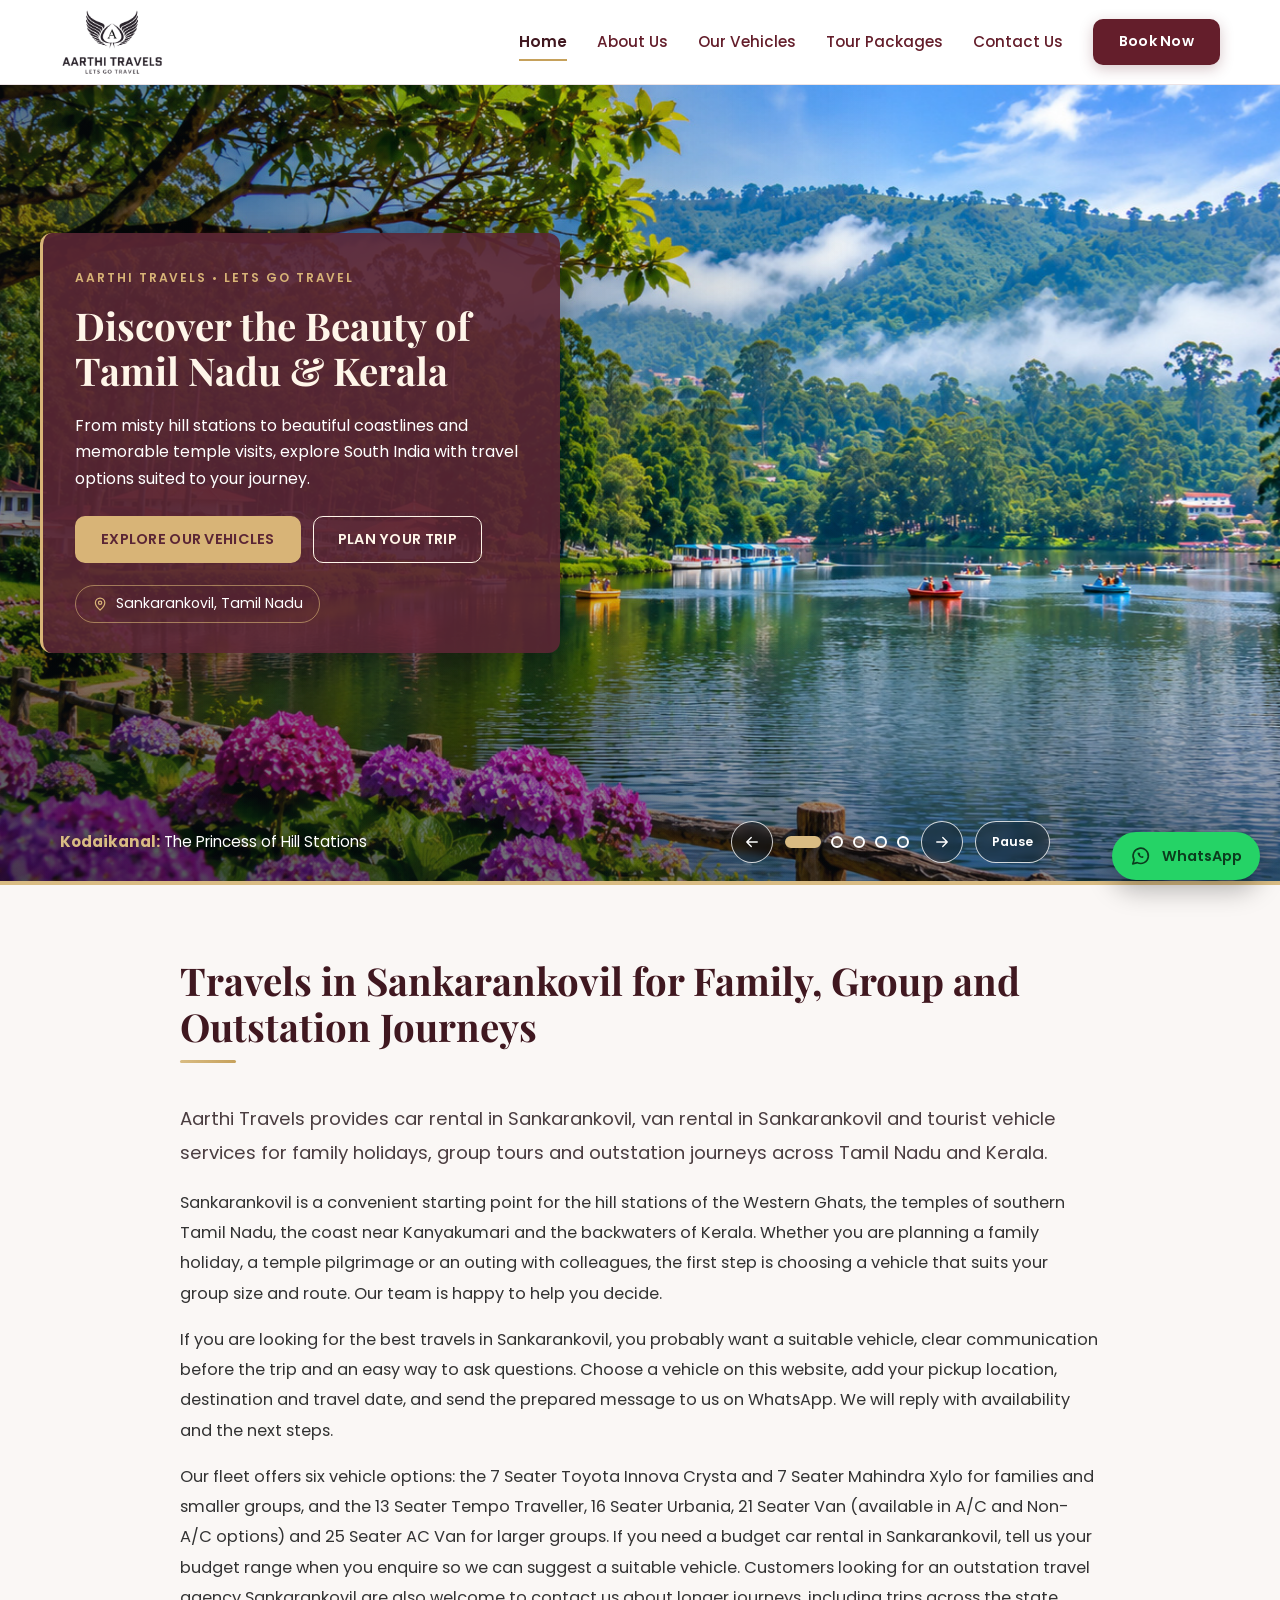
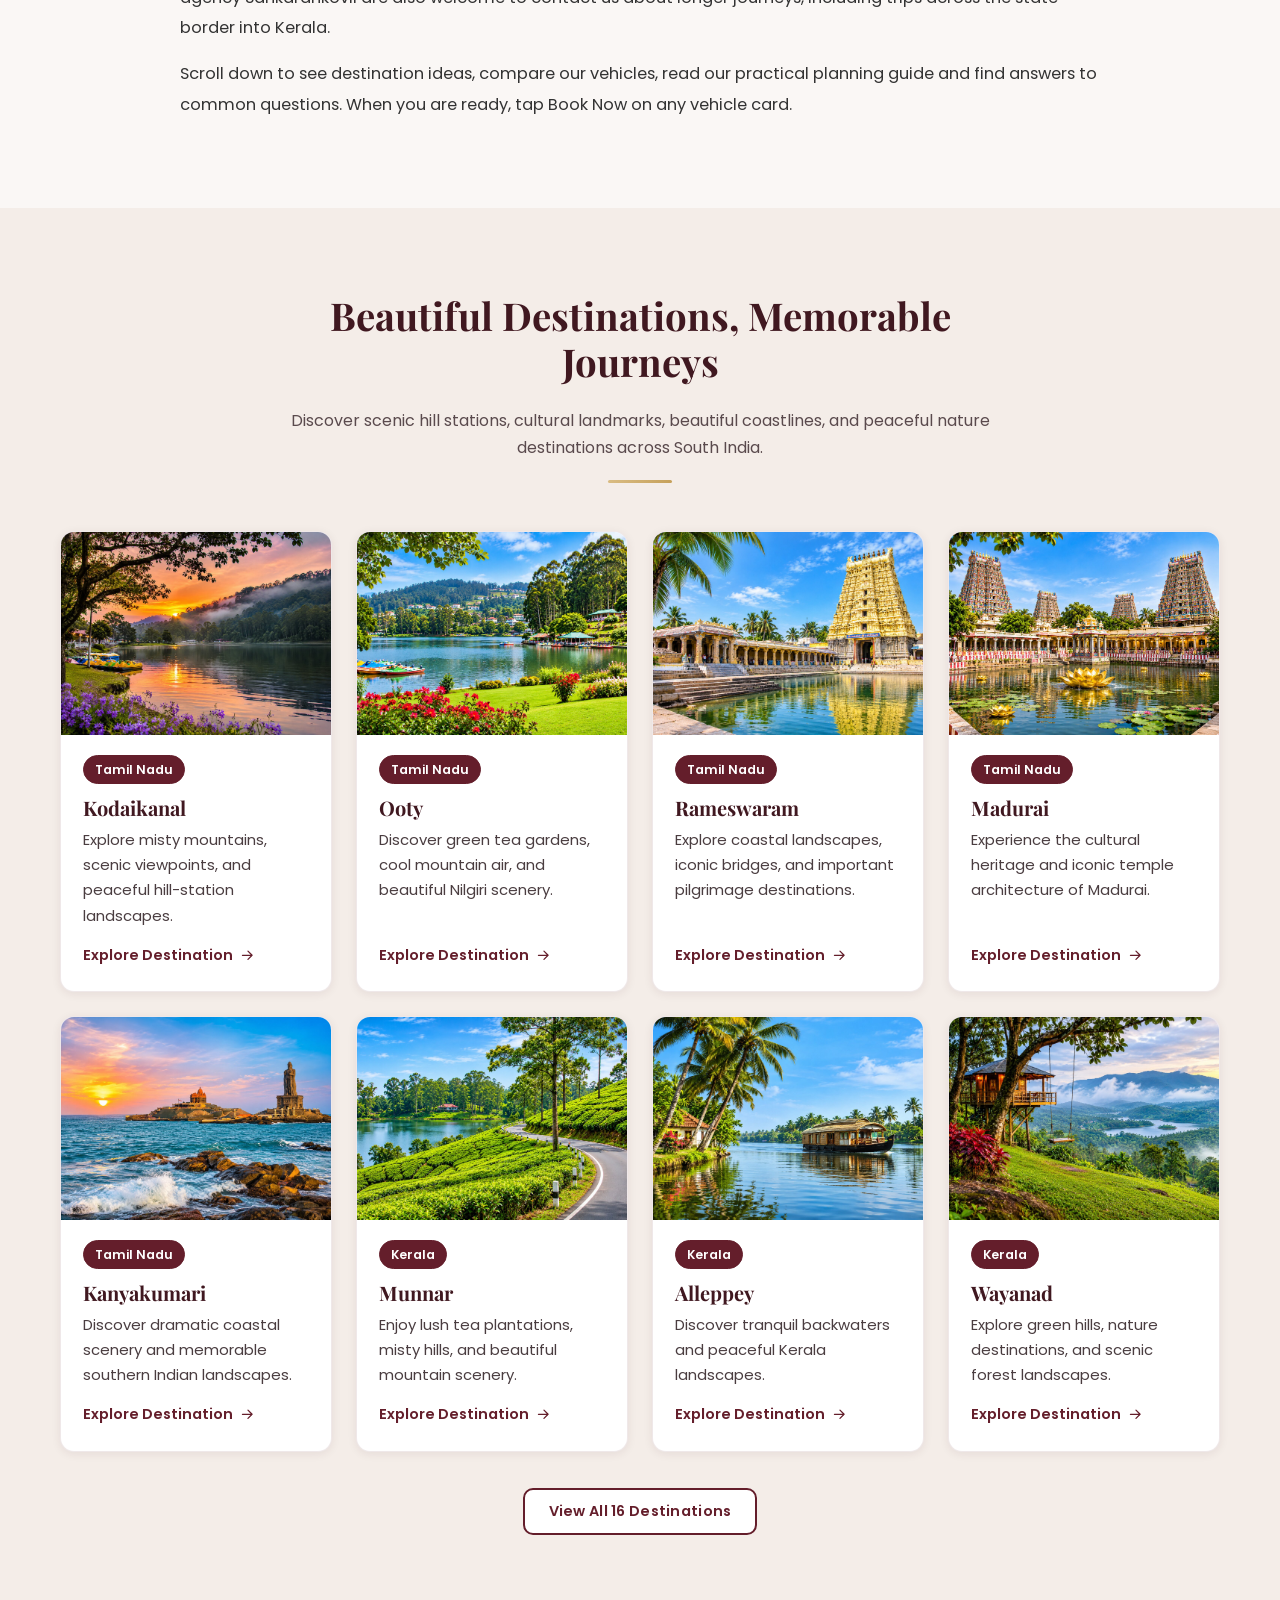
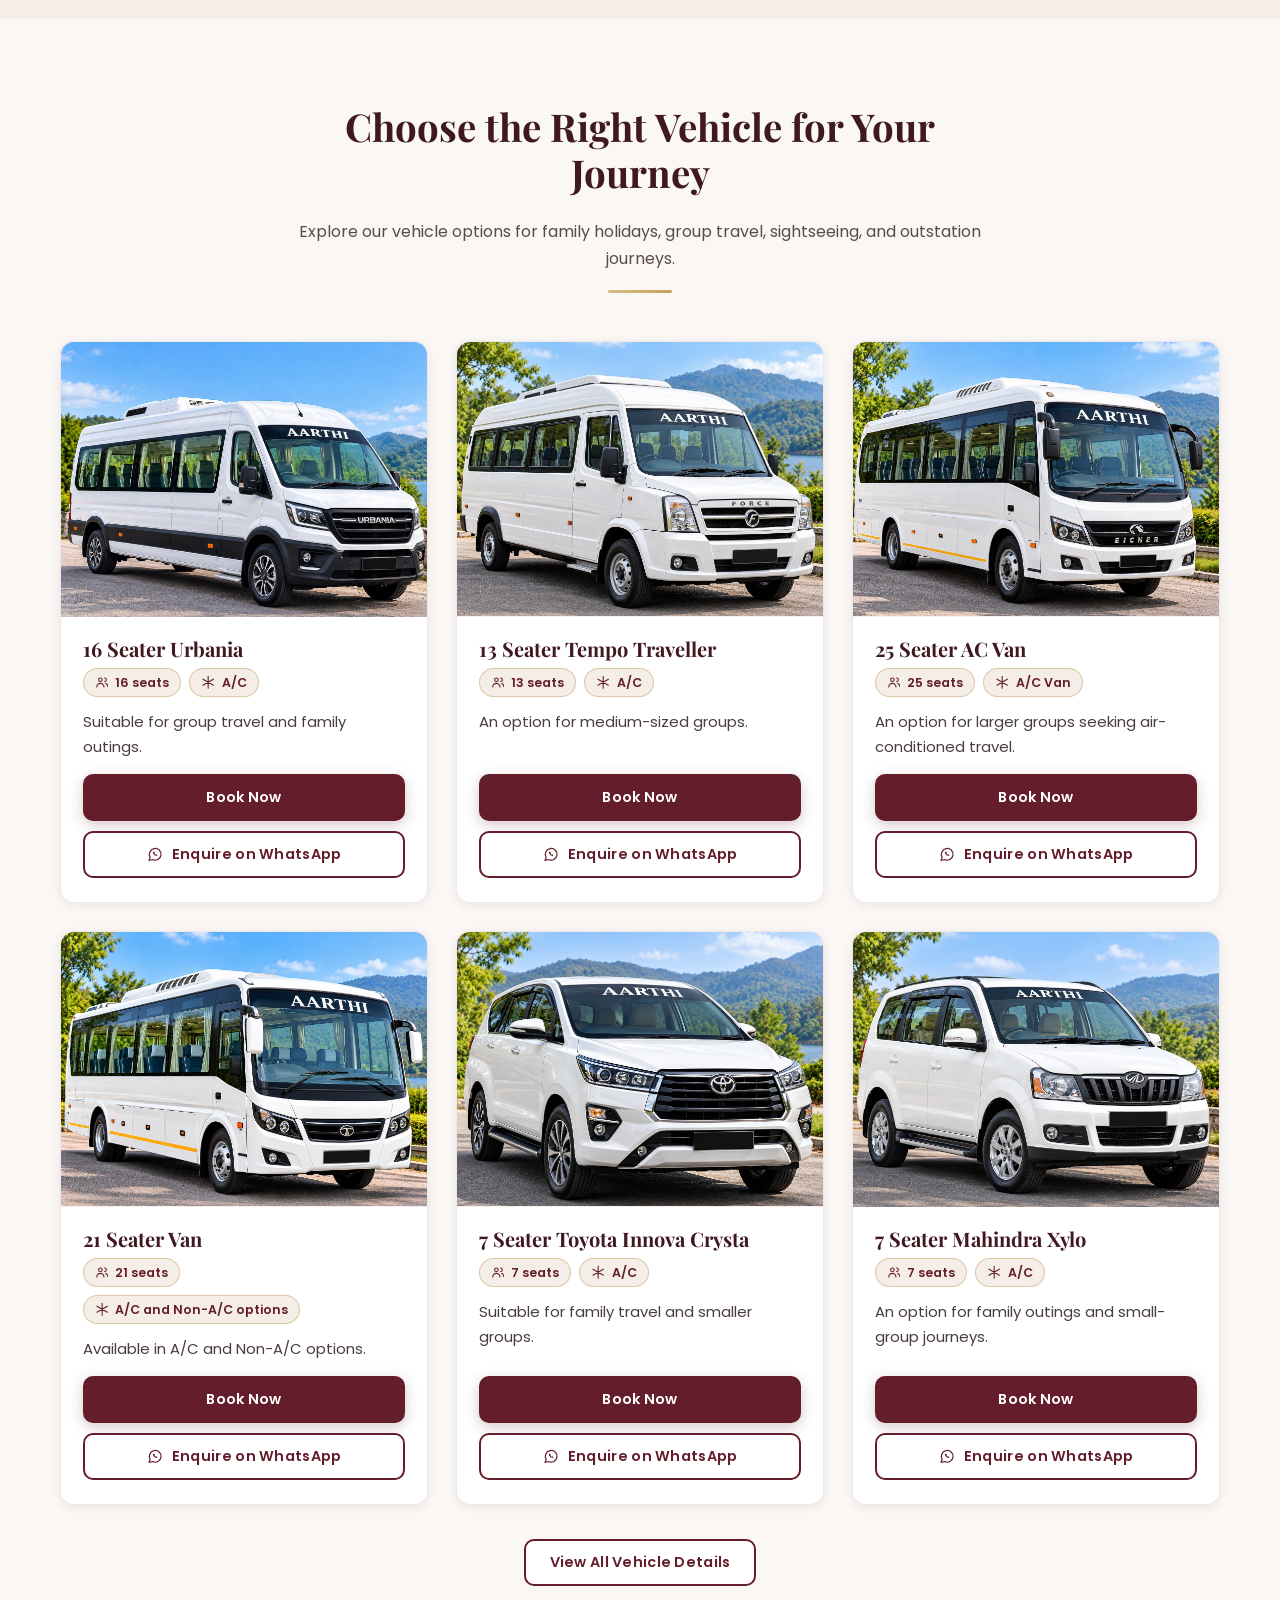
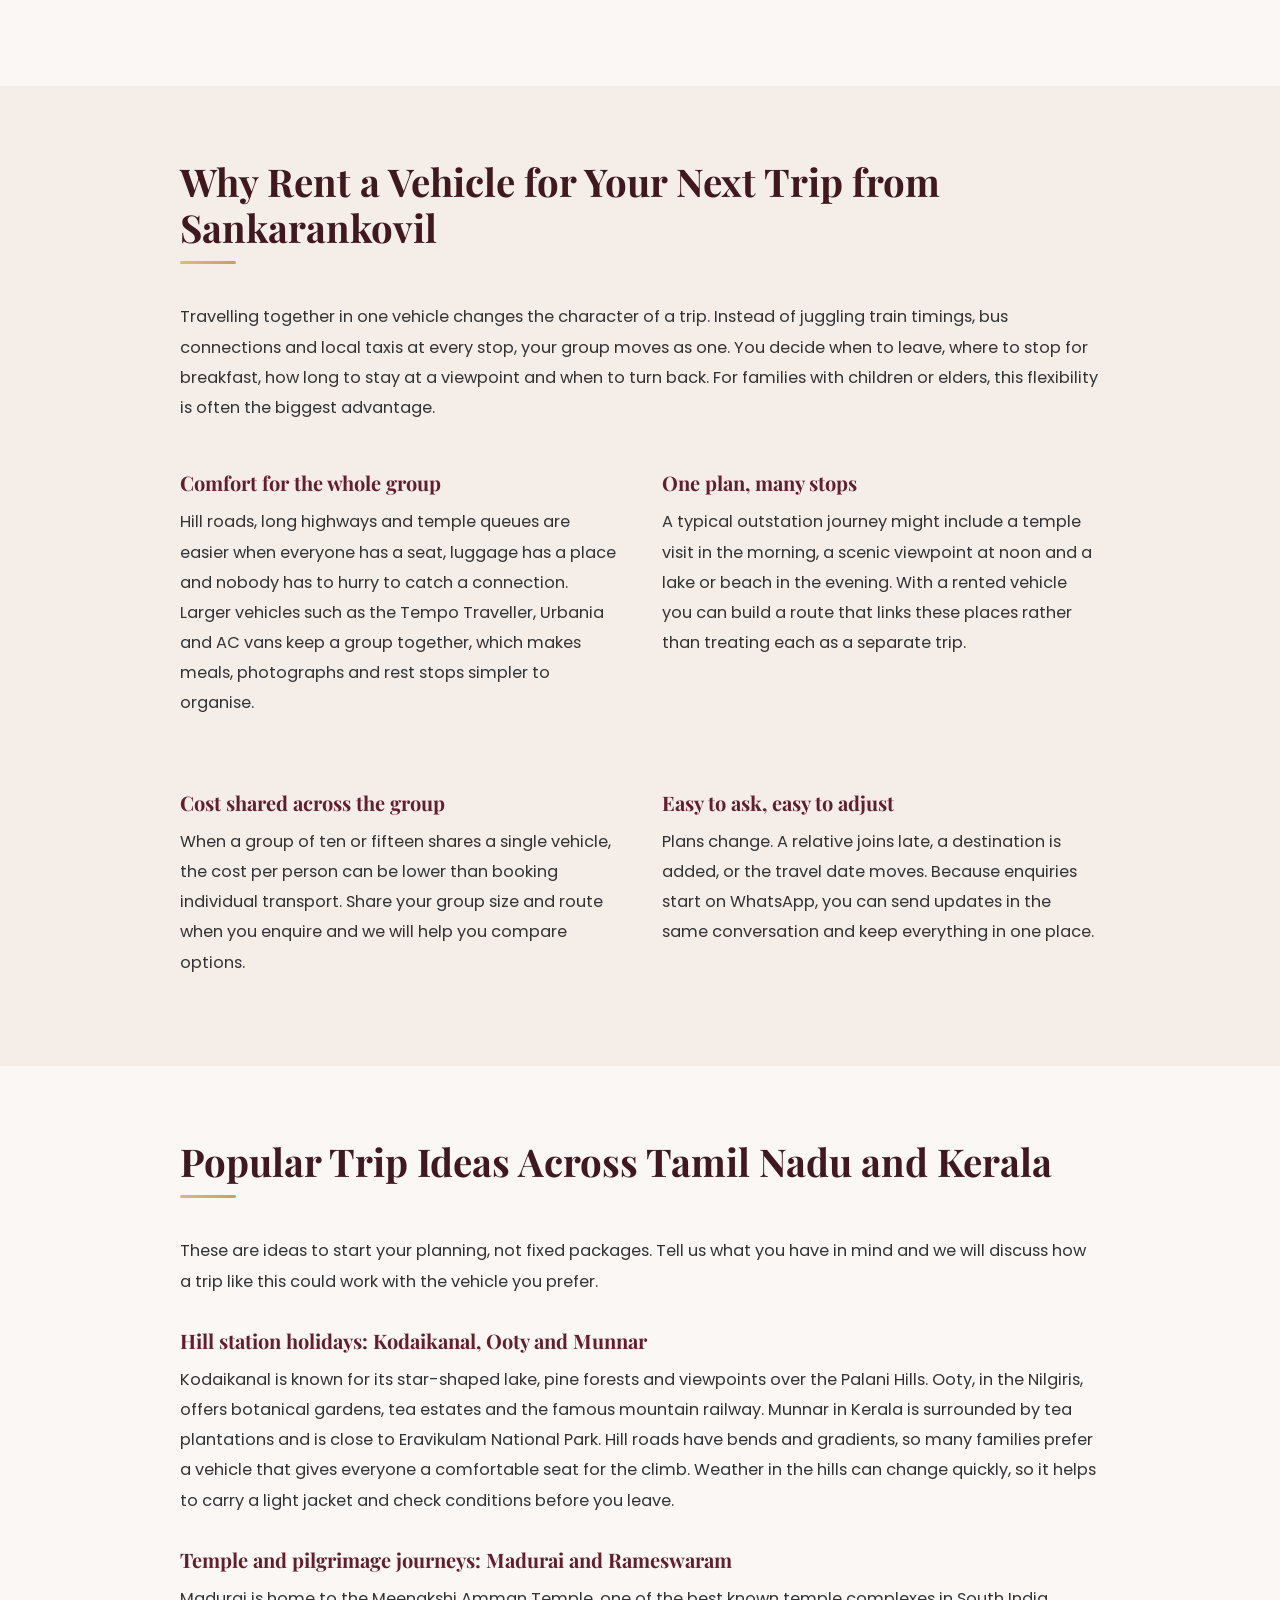
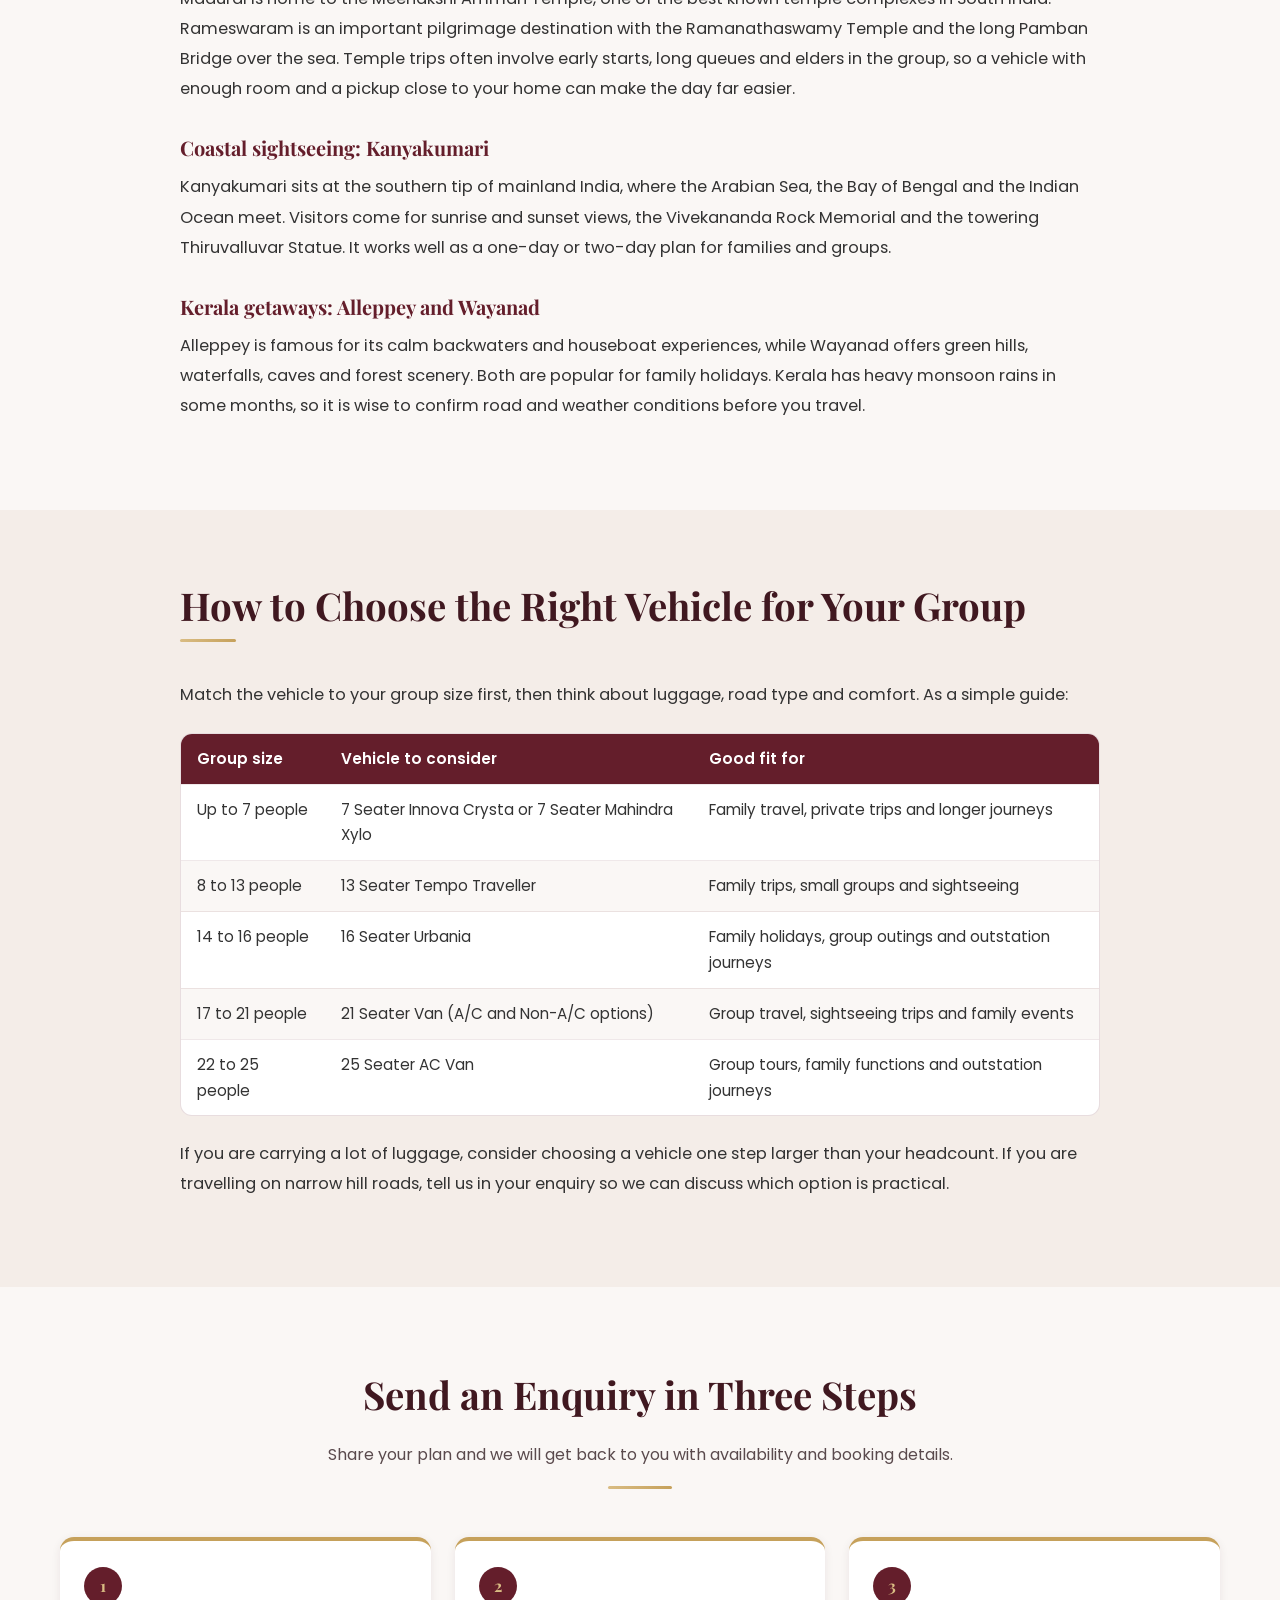
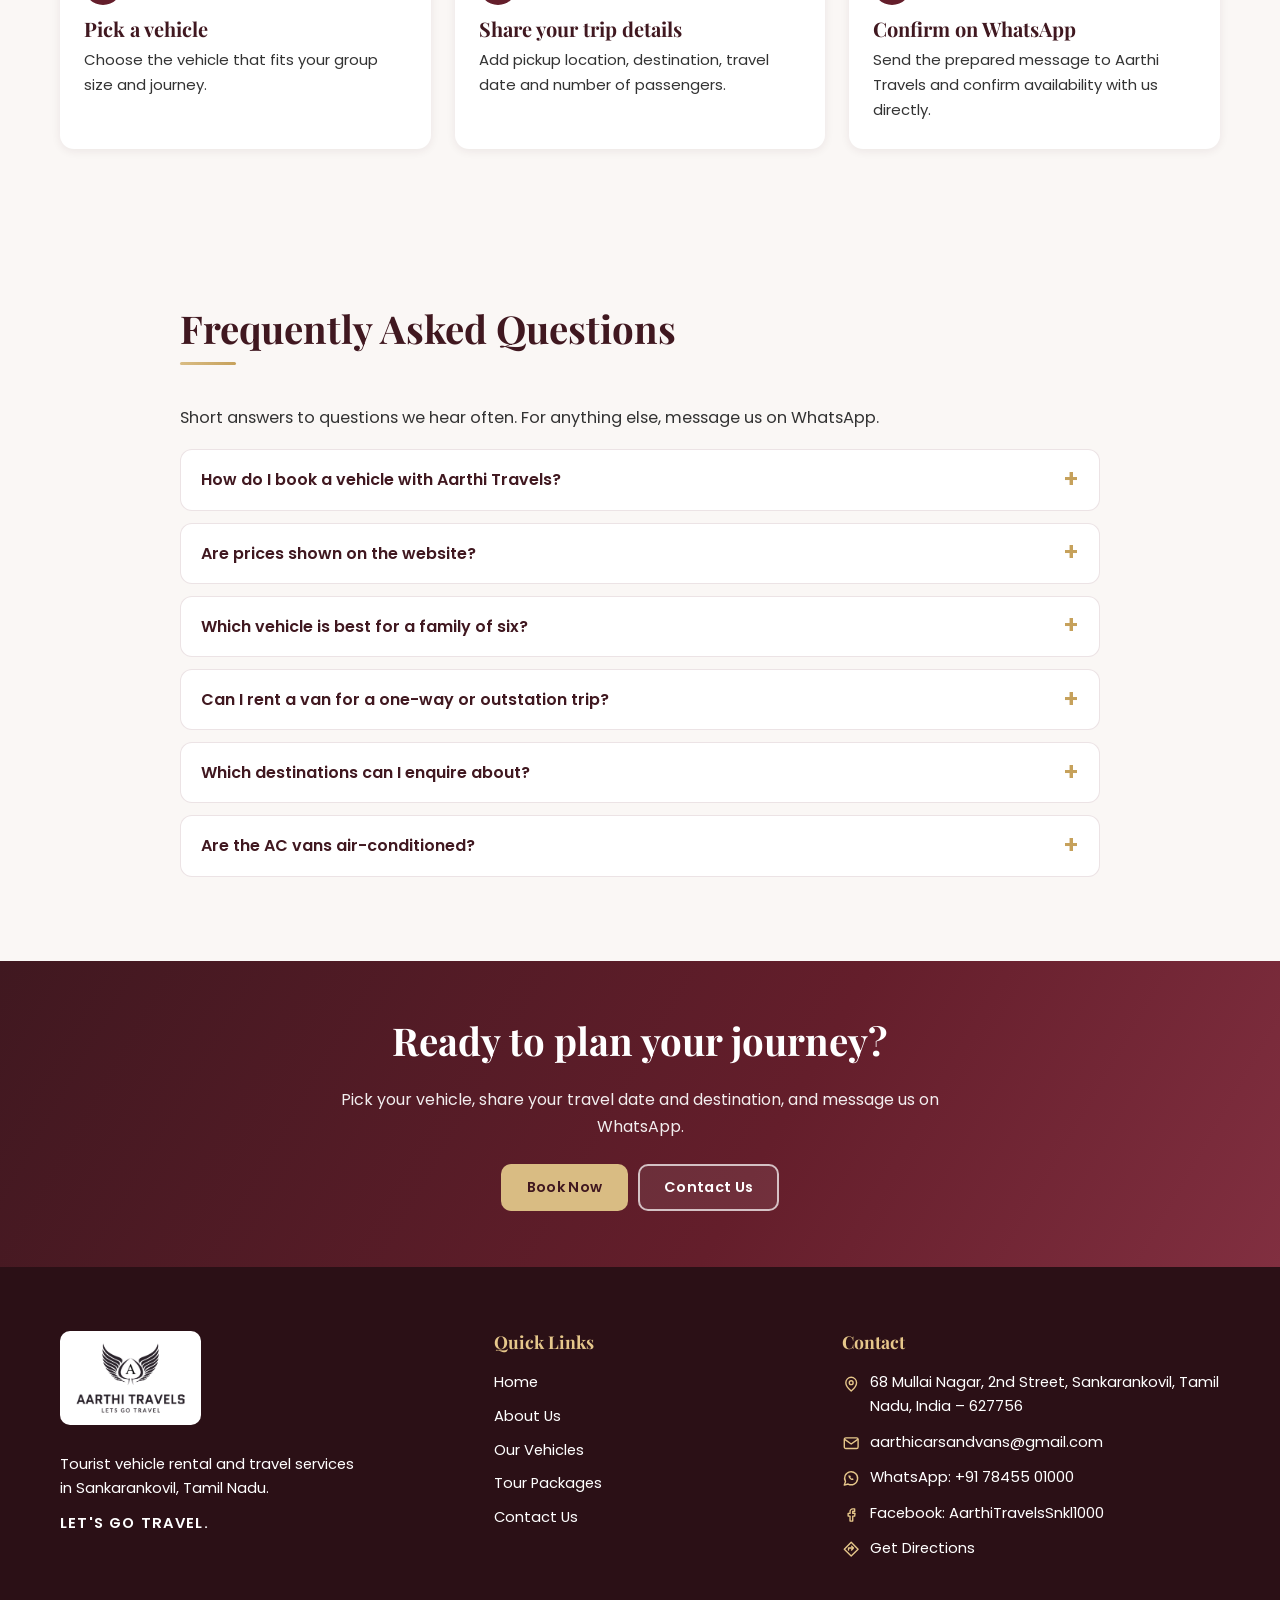
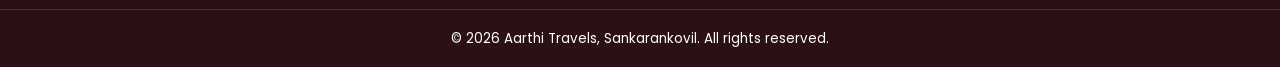
<file: index.html>
<!DOCTYPE html>
<html lang="en">
<head>
<meta charset="utf-8">
<meta name="viewport" content="width=device-width, initial-scale=1">
<title>Travels in Sankarankovil | Car &amp; Van Rental | Aarthi Travels</title>
<meta name="description" content="Aarthi Travels, Sankarankovil: car rental, van rental, Urbania and Tempo Traveller for family, group and outstation trips to Tamil Nadu and Kerala. Enquire on WhatsApp.">
<meta name="keywords" content="Travels in Sankarankovil, Best travels in Sankarankovil, Car rental in Sankarankovil, Van rental in Sankarankovil, Budget car rental in Sankarankovil, Outstation travel agency Sankarankovil">
<meta name="theme-color" content="#641E2B">
<meta property="og:type" content="website"><meta property="og:site_name" content="Aarthi Travels">
<meta property="og:title" content="Travels in Sankarankovil | Car &amp;amp; Van Rental | Aarthi Travels"><meta property="og:description" content="Aarthi Travels, Sankarankovil: car rental, van rental, Urbania and Tempo Traveller for family, group and outstation trips to Tamil Nadu and Kerala. Enquire on WhatsApp."><meta property="og:locale" content="en_IN">
<meta name="twitter:card" content="summary_large_image"><meta name="twitter:title" content="Travels in Sankarankovil | Car &amp;amp; Van Rental | Aarthi Travels"><meta name="twitter:description" content="Aarthi Travels, Sankarankovil: car rental, van rental, Urbania and Tempo Traveller for family, group and outstation trips to Tamil Nadu and Kerala. Enquire on WhatsApp.">
<!-- Add og:image / og:url / canonical once the production domain is known (see README). -->
<link rel="icon" type="image/svg+xml" href="images/icons/favicon.svg">
<link rel="preconnect" href="https://fonts.googleapis.com"><link rel="preconnect" href="https://fonts.gstatic.com" crossorigin>
<link href="https://fonts.googleapis.com/css2?family=Playfair+Display:wght@600;700&family=Poppins:wght@400;500;600&display=swap" rel="stylesheet">
<link rel="stylesheet" href="css/style.css?v=20261029"><link rel="stylesheet" href="css/responsive.css?v=20261029"><link rel="stylesheet" href="css/animations.css?v=20261029">
<script>document.documentElement.classList.add('js');</script>
<script type="application/ld+json">{"@context": "https://schema.org", "@type": "TravelAgency", "name": "Aarthi Travels", "slogan": "LETS GO TRAVEL", "description": "Tourist vehicle rental and travel service in Sankarankovil, Tamil Nadu — vans, Urbania, Tempo Traveller and 7-seater cars for family, group and outstation travel.", "email": "aarthicarsandvans@gmail.com", "telephone": "+917845501000", "address": {"@type": "PostalAddress", "streetAddress": "68 Mullai Nagar, 2nd Street", "addressLocality": "Sankarankovil", "addressRegion": "Tamil Nadu", "postalCode": "627756", "addressCountry": "IN"}, "areaServed": ["Tamil Nadu", "Kerala"], "sameAs": ["https://www.facebook.com/AarthiTravelsSnkl1000"]}</script>
</head>
<body>
<a class="skip-link" href="#main">Skip to main content</a>
<header class="site-header">
  <div class="container header-inner">
    <a class="logo" href="index.html" aria-label="Aarthi Travels — home"><img src="images/logo/aarthi-travels-logo.png" alt="Aarthi Travels logo — Lets Go Travel" width="585" height="382"></a>
    <button class="nav-toggle" type="button" aria-expanded="false" aria-controls="main-nav" aria-label="Open menu"><span class="bars"></span></button>
    <nav class="main-nav" id="main-nav" aria-label="Main navigation"><ul><li><a href="index.html" aria-current="page">Home</a></li><li><a href="about.html">About Us</a></li><li><a href="vehicles.html">Our Vehicles</a></li><li><a href="tour-packages.html">Tour Packages</a></li><li><a href="contact.html">Contact Us</a></li><li><button type="button" class="btn btn-primary" data-open-booking>Book Now</button></li></ul></nav>
  </div>
</header>
<main id="main">
<section class="hero" aria-label="Featured South Indian destinations" data-hero-slider aria-roledescription="carousel">
  <div class="hero-bg" aria-hidden="false"><div class="hero-bg-stack"><div class="hero-bg-slide t-turn is-active" data-title="Kodaikanal" data-text="The Princess of Hill Stations"><img src="images/hero/hero-kodaikanal.jpg" alt="Kodaikanal landscape in South India" width="1920" height="1080" fetchpriority="high"></div><div class="hero-bg-slide t-flip" data-title="Munnar" data-text="The Green Paradise of Kerala"><img src="images/hero/hero-munnar.jpg" alt="Munnar landscape in South India" width="1920" height="1080" loading="lazy"></div><div class="hero-bg-slide t-zoom" data-title="Rameswaram" data-text="The Sacred Island of Tamil Nadu"><img src="images/hero/hero-rameswaram.jpg" alt="Rameswaram landscape in South India" width="1920" height="1080" loading="lazy"></div><div class="hero-bg-slide t-swing" data-title="Ooty" data-text="The Queen of Hill stations"><img src="images/hero/hero-ooty.jpg" alt="Ooty landscape in South India" width="1920" height="1080" loading="lazy"></div><div class="hero-bg-slide t-glide" data-title="Alleppey" data-text="The Venice of the East"><img src="images/hero/hero-alleppey.jpg" alt="Alleppey landscape in South India" width="1920" height="1080" loading="lazy"></div></div></div>
  <div class="container hero-grid">
    <div class="hero-copy tilt-soft">
      <span class="hero-eyebrow">AARTHI TRAVELS • LETS GO TRAVEL</span>
      <h1 id="hero-title">Discover the Beauty of Tamil Nadu &amp; Kerala</h1>
      <p class="hero-text">From misty hill stations to beautiful coastlines and memorable temple visits, explore South India with travel options suited to your journey.</p>
      <div class="hero-ctas"><a class="btn btn-gold" href="vehicles.html">EXPLORE OUR VEHICLES</a><a class="btn btn-ghost-light" href="contact.html">PLAN YOUR TRIP</a></div>
      <span class="hero-location"><svg class="icon" viewBox="0 0 24 24" aria-hidden="true"><path d="M12 21s7-6.2 7-11a7 7 0 1 0-14 0c0 4.800 7 11 7 11z"/><circle cx="12" cy="10" r="2.500"/></svg> Sankarankovil, Tamil Nadu</span>
    </div>
  </div>
  <div class="hero-bar"><div class="container hero-bar-inner">
    <p class="slide-caption" aria-live="off"></p>
    <div class="hero-controls"><button type="button" class="hero-arrow prev" aria-label="Previous background"><svg class="icon" viewBox="0 0 24 24" aria-hidden="true"><path d="M5 12h14M13 6l6 6-6 6"/></svg></button><div class="hero-dots"><button type="button" class="hero-dot" aria-label="Show Kodaikanal" aria-current="true"></button><button type="button" class="hero-dot" aria-label="Show Munnar"></button><button type="button" class="hero-dot" aria-label="Show Rameswaram"></button><button type="button" class="hero-dot" aria-label="Show Ooty"></button><button type="button" class="hero-dot" aria-label="Show Alleppey"></button></div><button type="button" class="hero-arrow next" aria-label="Next background"><svg class="icon" viewBox="0 0 24 24" aria-hidden="true"><path d="M5 12h14M13 6l6 6-6 6"/></svg></button><button type="button" class="hero-pause" aria-label="Pause slideshow">Pause</button></div>
  </div><div class="hero-progress" aria-hidden="true"><span></span></div></div>
</section><section class="content-section"><div class="container"><h2>Travels in Sankarankovil for Family, Group and Outstation Journeys</h2>
<p class="lead">Aarthi Travels provides car rental in Sankarankovil, van rental in Sankarankovil and tourist vehicle services for family holidays, group tours and outstation journeys across Tamil Nadu and Kerala.</p>
<p>Sankarankovil is a convenient starting point for the hill stations of the Western Ghats, the temples of southern Tamil Nadu, the coast near Kanyakumari and the backwaters of Kerala. Whether you are planning a family holiday, a temple pilgrimage or an outing with colleagues, the first step is choosing a vehicle that suits your group size and route. Our team is happy to help you decide.</p>
<p>If you are looking for the best travels in Sankarankovil, you probably want a suitable vehicle, clear communication before the trip and an easy way to ask questions. Choose a vehicle on this website, add your pickup location, destination and travel date, and send the prepared message to us on WhatsApp. We will reply with availability and the next steps.</p>
<p>Our fleet offers six vehicle options: the 7 Seater Toyota Innova Crysta and 7 Seater Mahindra Xylo for families and smaller groups, and the 13 Seater Tempo Traveller, 16 Seater Urbania, 21 Seater Van (available in A/C and Non-A/C options) and 25 Seater AC Van for larger groups. If you need a budget car rental in Sankarankovil, tell us your budget range when you enquire so we can suggest a suitable vehicle. Customers looking for an outstation travel agency Sankarankovil are also welcome to contact us about longer journeys, including trips across the state border into Kerala.</p>
<p>Scroll down to see destination ideas, compare our vehicles, read our practical planning guide and find answers to common questions. When you are ready, tap Book Now on any vehicle card.</p></div></section>
<section class="section section-alt" id="destinations" aria-labelledby="dest-title"><div class="container">
  <div class="section-head reveal"><h2 id="dest-title">Beautiful Destinations, Memorable Journeys</h2><p>Discover scenic hill stations, cultural landmarks, beautiful coastlines, and peaceful nature destinations across South India.</p></div>
  <div class="grid grid-dest">
<article class="card tilt">
  <div class="card-img"><img src="images/destinations/kodaikanal.jpg" alt="Kodaikanal, Tamil Nadu — tourist destination" width="900" height="675" loading="lazy"></div>
  <div class="card-body">
    <ul class="chips"><li class="chip state">Tamil Nadu</li></ul>
    <h3>Kodaikanal</h3><p>Explore misty mountains, scenic viewpoints, and peaceful hill-station landscapes.</p><a class="link-arrow push" href="tour-packages.html#kodaikanal">Explore Destination <svg class="icon" viewBox="0 0 24 24" aria-hidden="true"><path d="M5 12h14M13 6l6 6-6 6"/></svg><span class="sr-only"> Kodaikanal</span></a>
  </div>
</article>
<article class="card tilt">
  <div class="card-img"><img src="images/destinations/ooty.jpg" alt="Ooty, Tamil Nadu — tourist destination" width="900" height="675" loading="lazy"></div>
  <div class="card-body">
    <ul class="chips"><li class="chip state">Tamil Nadu</li></ul>
    <h3>Ooty</h3><p>Discover green tea gardens, cool mountain air, and beautiful Nilgiri scenery.</p><a class="link-arrow push" href="tour-packages.html#ooty">Explore Destination <svg class="icon" viewBox="0 0 24 24" aria-hidden="true"><path d="M5 12h14M13 6l6 6-6 6"/></svg><span class="sr-only"> Ooty</span></a>
  </div>
</article>
<article class="card tilt">
  <div class="card-img"><img src="images/destinations/rameswaram.jpg" alt="Rameswaram, Tamil Nadu — tourist destination" width="900" height="675" loading="lazy"></div>
  <div class="card-body">
    <ul class="chips"><li class="chip state">Tamil Nadu</li></ul>
    <h3>Rameswaram</h3><p>Explore coastal landscapes, iconic bridges, and important pilgrimage destinations.</p><a class="link-arrow push" href="tour-packages.html#rameswaram">Explore Destination <svg class="icon" viewBox="0 0 24 24" aria-hidden="true"><path d="M5 12h14M13 6l6 6-6 6"/></svg><span class="sr-only"> Rameswaram</span></a>
  </div>
</article>
<article class="card tilt">
  <div class="card-img"><img src="images/destinations/madurai.jpg" alt="Madurai, Tamil Nadu — tourist destination" width="900" height="675" loading="lazy"></div>
  <div class="card-body">
    <ul class="chips"><li class="chip state">Tamil Nadu</li></ul>
    <h3>Madurai</h3><p>Experience the cultural heritage and iconic temple architecture of Madurai.</p><a class="link-arrow push" href="tour-packages.html#madurai">Explore Destination <svg class="icon" viewBox="0 0 24 24" aria-hidden="true"><path d="M5 12h14M13 6l6 6-6 6"/></svg><span class="sr-only"> Madurai</span></a>
  </div>
</article>
<article class="card tilt">
  <div class="card-img"><img src="images/destinations/kanyakumari.jpg" alt="Kanyakumari, Tamil Nadu — tourist destination" width="900" height="675" loading="lazy"></div>
  <div class="card-body">
    <ul class="chips"><li class="chip state">Tamil Nadu</li></ul>
    <h3>Kanyakumari</h3><p>Discover dramatic coastal scenery and memorable southern Indian landscapes.</p><a class="link-arrow push" href="tour-packages.html#kanyakumari">Explore Destination <svg class="icon" viewBox="0 0 24 24" aria-hidden="true"><path d="M5 12h14M13 6l6 6-6 6"/></svg><span class="sr-only"> Kanyakumari</span></a>
  </div>
</article>
<article class="card tilt">
  <div class="card-img"><img src="images/destinations/munnar.jpg" alt="Munnar, Kerala — tourist destination" width="900" height="675" loading="lazy"></div>
  <div class="card-body">
    <ul class="chips"><li class="chip state">Kerala</li></ul>
    <h3>Munnar</h3><p>Enjoy lush tea plantations, misty hills, and beautiful mountain scenery.</p><a class="link-arrow push" href="tour-packages.html#munnar">Explore Destination <svg class="icon" viewBox="0 0 24 24" aria-hidden="true"><path d="M5 12h14M13 6l6 6-6 6"/></svg><span class="sr-only"> Munnar</span></a>
  </div>
</article>
<article class="card tilt">
  <div class="card-img"><img src="images/destinations/alleppey.jpg" alt="Alleppey, Kerala — tourist destination" width="900" height="675" loading="lazy"></div>
  <div class="card-body">
    <ul class="chips"><li class="chip state">Kerala</li></ul>
    <h3>Alleppey</h3><p>Discover tranquil backwaters and peaceful Kerala landscapes.</p><a class="link-arrow push" href="tour-packages.html#alleppey">Explore Destination <svg class="icon" viewBox="0 0 24 24" aria-hidden="true"><path d="M5 12h14M13 6l6 6-6 6"/></svg><span class="sr-only"> Alleppey</span></a>
  </div>
</article>
<article class="card tilt">
  <div class="card-img"><img src="images/destinations/wayanad.jpg" alt="Wayanad, Kerala — tourist destination" width="900" height="675" loading="lazy"></div>
  <div class="card-body">
    <ul class="chips"><li class="chip state">Kerala</li></ul>
    <h3>Wayanad</h3><p>Explore green hills, nature destinations, and scenic forest landscapes.</p><a class="link-arrow push" href="tour-packages.html#wayanad">Explore Destination <svg class="icon" viewBox="0 0 24 24" aria-hidden="true"><path d="M5 12h14M13 6l6 6-6 6"/></svg><span class="sr-only"> Wayanad</span></a>
  </div>
</article>
  </div>
  <p class="section-foot"><a class="btn btn-outline" href="tour-packages.html">View All 16 Destinations</a></p>
</div></section>

<section class="section" id="vehicles" aria-labelledby="veh-title"><div class="container">
  <div class="section-head reveal"><h2 id="veh-title">Choose the Right Vehicle for Your Journey</h2><p>Explore our vehicle options for family holidays, group travel, sightseeing, and outstation journeys.</p></div>
  <div class="grid grid-vehicles"><article class="card tilt">
  <div class="card-img"><img src="images/vehicles/16-seater-urbania.jpg" alt="16 Seater Urbania available for rental from Aarthi Travels, Sankarankovil" width="900" height="675" loading="lazy"></div>
  <div class="card-body">
    <h3>16 Seater Urbania</h3>
    <ul class="chips"><li class="chip"><svg class="icon" viewBox="0 0 24 24" aria-hidden="true"><circle cx="9" cy="8" r="3"/><path d="M3 20c0-3.300 2.700-6 6-6s6 2.700 6 6"/><path d="M16 5a3 3 0 0 1 0 6M18 14c2 .6 3 2.400 3 5"/></svg> 16 seats</li><li class="chip"><svg class="icon" viewBox="0 0 24 24" aria-hidden="true"><path d="M12 2v20M3.300 7l17.400 10M3.300 17L20.700 7"/></svg>A/C</li></ul>
    <p>Suitable for group travel and family outings.</p>
    <div class="card-actions push">
      <button type="button" class="btn btn-primary" data-open-booking data-vehicle="16 Seater Urbania" aria-label="Book Now: 16 Seater Urbania">Book Now</button>
      <a class="btn btn-outline" href="https://wa.me/917845501000?text=Hello%20Aarthi%20Travels%2C%20I%20would%20like%20to%20enquire%20about%20booking%20the%2016%20Seater%20Urbania.%20Please%20share%20the%20availability%20and%20booking%20details." target="_blank" rel="noopener" aria-label="Enquire on WhatsApp about the 16 Seater Urbania"><svg class="icon" viewBox="0 0 24 24" aria-hidden="true"><path d="M3 21l1.6-4.6A8.5 8.5 0 1 1 8 19.6z"/><path class="fill" d="M9.2 7.8c-.4.4-.9 1-.7 2 .3 1.5 1.7 3.2 3.2 4.1 1.1.6 2 .6 2.600.3.5-.3.9-.9.9-1.200l-1.700-.9-.7.6a3.400 3.400 0 0 1-1.900-1.800l.6-.7-.9-1.700c-.4 0-1.100.1-1.400.3z"/></svg> Enquire on WhatsApp</a>
    </div>
  </div>
</article>
<article class="card tilt">
  <div class="card-img"><img src="images/vehicles/13-seater-tempo-traveller.jpg" alt="13 Seater Tempo Traveller available for rental from Aarthi Travels, Sankarankovil" width="900" height="675" loading="lazy"></div>
  <div class="card-body">
    <h3>13 Seater Tempo Traveller</h3>
    <ul class="chips"><li class="chip"><svg class="icon" viewBox="0 0 24 24" aria-hidden="true"><circle cx="9" cy="8" r="3"/><path d="M3 20c0-3.300 2.700-6 6-6s6 2.700 6 6"/><path d="M16 5a3 3 0 0 1 0 6M18 14c2 .6 3 2.400 3 5"/></svg> 13 seats</li><li class="chip"><svg class="icon" viewBox="0 0 24 24" aria-hidden="true"><path d="M12 2v20M3.300 7l17.400 10M3.300 17L20.700 7"/></svg>A/C</li></ul>
    <p>An option for medium-sized groups.</p>
    <div class="card-actions push">
      <button type="button" class="btn btn-primary" data-open-booking data-vehicle="13 Seater Tempo Traveller" aria-label="Book Now: 13 Seater Tempo Traveller">Book Now</button>
      <a class="btn btn-outline" href="https://wa.me/917845501000?text=Hello%20Aarthi%20Travels%2C%20I%20would%20like%20to%20enquire%20about%20booking%20the%2013%20Seater%20Tempo%20Traveller.%20Please%20share%20the%20availability%20and%20booking%20details." target="_blank" rel="noopener" aria-label="Enquire on WhatsApp about the 13 Seater Tempo Traveller"><svg class="icon" viewBox="0 0 24 24" aria-hidden="true"><path d="M3 21l1.6-4.6A8.5 8.5 0 1 1 8 19.6z"/><path class="fill" d="M9.2 7.8c-.4.4-.9 1-.7 2 .3 1.5 1.7 3.2 3.2 4.1 1.1.6 2 .6 2.600.3.5-.3.9-.9.9-1.200l-1.700-.9-.7.6a3.400 3.400 0 0 1-1.900-1.800l.6-.7-.9-1.700c-.4 0-1.100.1-1.400.3z"/></svg> Enquire on WhatsApp</a>
    </div>
  </div>
</article>
<article class="card tilt">
  <div class="card-img"><img src="images/vehicles/25-seater-ac-van.jpg" alt="25 Seater AC Van available for rental from Aarthi Travels, Sankarankovil" width="900" height="675" loading="lazy"></div>
  <div class="card-body">
    <h3>25 Seater AC Van</h3>
    <ul class="chips"><li class="chip"><svg class="icon" viewBox="0 0 24 24" aria-hidden="true"><circle cx="9" cy="8" r="3"/><path d="M3 20c0-3.300 2.700-6 6-6s6 2.700 6 6"/><path d="M16 5a3 3 0 0 1 0 6M18 14c2 .6 3 2.400 3 5"/></svg> 25 seats</li><li class="chip"><svg class="icon" viewBox="0 0 24 24" aria-hidden="true"><path d="M12 2v20M3.300 7l17.400 10M3.300 17L20.700 7"/></svg> A/C Van</li></ul>
    <p>An option for larger groups seeking air-conditioned travel.</p>
    <div class="card-actions push">
      <button type="button" class="btn btn-primary" data-open-booking data-vehicle="25 Seater AC Van" aria-label="Book Now: 25 Seater AC Van">Book Now</button>
      <a class="btn btn-outline" href="https://wa.me/917845501000?text=Hello%20Aarthi%20Travels%2C%20I%20would%20like%20to%20enquire%20about%20booking%20the%2025%20Seater%20AC%20Van.%20Please%20share%20the%20availability%20and%20booking%20details." target="_blank" rel="noopener" aria-label="Enquire on WhatsApp about the 25 Seater AC Van"><svg class="icon" viewBox="0 0 24 24" aria-hidden="true"><path d="M3 21l1.6-4.6A8.5 8.5 0 1 1 8 19.6z"/><path class="fill" d="M9.2 7.8c-.4.4-.9 1-.7 2 .3 1.5 1.7 3.2 3.2 4.1 1.1.6 2 .6 2.600.3.5-.3.9-.9.9-1.200l-1.700-.9-.7.6a3.400 3.400 0 0 1-1.900-1.800l.6-.7-.9-1.700c-.4 0-1.100.1-1.400.3z"/></svg> Enquire on WhatsApp</a>
    </div>
  </div>
</article>
<article class="card tilt">
  <div class="card-img"><img src="images/vehicles/21-seater-van.jpg" alt="21 Seater Van available in A/C and Non-A/C options from Aarthi Travels, Sankarankovil" width="900" height="675" loading="lazy"></div>
  <div class="card-body">
    <h3>21 Seater Van</h3>
    <ul class="chips"><li class="chip"><svg class="icon" viewBox="0 0 24 24" aria-hidden="true"><circle cx="9" cy="8" r="3"/><path d="M3 20c0-3.300 2.700-6 6-6s6 2.700 6 6"/><path d="M16 5a3 3 0 0 1 0 6M18 14c2 .6 3 2.400 3 5"/></svg> 21 seats</li><li class="chip"><svg class="icon" viewBox="0 0 24 24" aria-hidden="true"><path d="M12 2v20M3.300 7l17.400 10M3.300 17L20.700 7"/></svg> A/C and Non-A/C options</li></ul>
    <p>Available in A/C and Non-A/C options.</p>
    <div class="card-actions push">
      <button type="button" class="btn btn-primary" data-open-booking data-vehicle="21 Seater Van" aria-label="Book Now: 21 Seater Van">Book Now</button>
      <a class="btn btn-outline" href="https://wa.me/917845501000?text=Hello%20Aarthi%20Travels%2C%20I%20would%20like%20to%20enquire%20about%20booking%20the%2021%20Seater%20Van.%20Please%20share%20the%20availability%20and%20booking%20details." target="_blank" rel="noopener" aria-label="Enquire on WhatsApp about the 21 Seater Van"><svg class="icon" viewBox="0 0 24 24" aria-hidden="true"><path d="M3 21l1.6-4.6A8.5 8.5 0 1 1 8 19.6z"/><path class="fill" d="M9.2 7.8c-.4.4-.9 1-.7 2 .3 1.5 1.7 3.2 3.2 4.1 1.1.6 2 .6 2.600.3.5-.3.9-.9.9-1.200l-1.700-.9-.7.6a3.400 3.400 0 0 1-1.900-1.800l.6-.7-.9-1.700c-.4 0-1.100.1-1.400.3z"/></svg> Enquire on WhatsApp</a>
    </div>
  </div>
</article>
<article class="card tilt">
  <div class="card-img"><img src="images/vehicles/7-seater-innova-crysta.jpg" alt="7 Seater Toyota Innova Crysta available for rental from Aarthi Travels, Sankarankovil" width="900" height="675" loading="lazy"></div>
  <div class="card-body">
    <h3>7 Seater Toyota Innova Crysta</h3>
    <ul class="chips"><li class="chip"><svg class="icon" viewBox="0 0 24 24" aria-hidden="true"><circle cx="9" cy="8" r="3"/><path d="M3 20c0-3.300 2.700-6 6-6s6 2.700 6 6"/><path d="M16 5a3 3 0 0 1 0 6M18 14c2 .6 3 2.400 3 5"/></svg> 7 seats</li><li class="chip"><svg class="icon" viewBox="0 0 24 24" aria-hidden="true"><path d="M12 2v20M3.300 7l17.400 10M3.300 17L20.700 7"/></svg>A/C</li></ul>
    <p>Suitable for family travel and smaller groups.</p>
    <div class="card-actions push">
      <button type="button" class="btn btn-primary" data-open-booking data-vehicle="7 Seater Innova Crysta" aria-label="Book Now: 7 Seater Innova Crysta">Book Now</button>
      <a class="btn btn-outline" href="https://wa.me/917845501000?text=Hello%20Aarthi%20Travels%2C%20I%20would%20like%20to%20enquire%20about%20booking%20the%207%20Seater%20Innova%20Crysta.%20Please%20share%20the%20availability%20and%20booking%20details." target="_blank" rel="noopener" aria-label="Enquire on WhatsApp about the 7 Seater Innova Crysta"><svg class="icon" viewBox="0 0 24 24" aria-hidden="true"><path d="M3 21l1.6-4.6A8.5 8.5 0 1 1 8 19.6z"/><path class="fill" d="M9.2 7.8c-.4.4-.9 1-.7 2 .3 1.5 1.7 3.2 3.2 4.1 1.1.6 2 .6 2.600.3.5-.3.9-.9.9-1.200l-1.700-.9-.7.6a3.400 3.400 0 0 1-1.900-1.800l.6-.7-.9-1.700c-.4 0-1.100.1-1.400.3z"/></svg> Enquire on WhatsApp</a>
    </div>
  </div>
</article>
<article class="card tilt">
  <div class="card-img"><img src="images/vehicles/7-seater-mahindra-xylo.jpg" alt="7 Seater Mahindra Xylo available for rental from Aarthi Travels, Sankarankovil" width="900" height="675" loading="lazy"></div>
  <div class="card-body">
    <h3>7 Seater Mahindra Xylo</h3>
    <ul class="chips"><li class="chip"><svg class="icon" viewBox="0 0 24 24" aria-hidden="true"><circle cx="9" cy="8" r="3"/><path d="M3 20c0-3.300 2.700-6 6-6s6 2.700 6 6"/><path d="M16 5a3 3 0 0 1 0 6M18 14c2 .6 3 2.400 3 5"/></svg> 7 seats</li><li class="chip"><svg class="icon" viewBox="0 0 24 24" aria-hidden="true"><path d="M12 2v20M3.300 7l17.400 10M3.300 17L20.700 7"/></svg>A/C</li></ul>
    <p>An option for family outings and small-group journeys.</p>
    <div class="card-actions push">
      <button type="button" class="btn btn-primary" data-open-booking data-vehicle="7 Seater Mahindra Xylo" aria-label="Book Now: 7 Seater Mahindra Xylo">Book Now</button>
      <a class="btn btn-outline" href="https://wa.me/917845501000?text=Hello%20Aarthi%20Travels%2C%20I%20would%20like%20to%20enquire%20about%20booking%20the%207%20Seater%20Mahindra%20Xylo.%20Please%20share%20the%20availability%20and%20booking%20details." target="_blank" rel="noopener" aria-label="Enquire on WhatsApp about the 7 Seater Mahindra Xylo"><svg class="icon" viewBox="0 0 24 24" aria-hidden="true"><path d="M3 21l1.6-4.6A8.5 8.5 0 1 1 8 19.6z"/><path class="fill" d="M9.2 7.8c-.4.4-.9 1-.7 2 .3 1.5 1.7 3.2 3.2 4.1 1.1.6 2 .6 2.600.3.5-.3.9-.9.9-1.200l-1.700-.9-.7.6a3.400 3.400 0 0 1-1.900-1.800l.6-.7-.9-1.700c-.4 0-1.100.1-1.400.3z"/></svg> Enquire on WhatsApp</a>
    </div>
  </div>
</article></div>
  <p style="text-align:center;margin-top:34px"><a class="btn btn-outline" href="vehicles.html">View All Vehicle Details</a></p>
</div></section>
<section class="content-section alt"><div class="container"><h2>Why Rent a Vehicle for Your Next Trip from Sankarankovil</h2>
<p>Travelling together in one vehicle changes the character of a trip. Instead of juggling train timings, bus connections and local taxis at every stop, your group moves as one. You decide when to leave, where to stop for breakfast, how long to stay at a viewpoint and when to turn back. For families with children or elders, this flexibility is often the biggest advantage.</p>
<div class="two-col">
<div><h3>Comfort for the whole group</h3><p>Hill roads, long highways and temple queues are easier when everyone has a seat, luggage has a place and nobody has to hurry to catch a connection. Larger vehicles such as the Tempo Traveller, Urbania and AC vans keep a group together, which makes meals, photographs and rest stops simpler to organise.</p></div>
<div><h3>One plan, many stops</h3><p>A typical outstation journey might include a temple visit in the morning, a scenic viewpoint at noon and a lake or beach in the evening. With a rented vehicle you can build a route that links these places rather than treating each as a separate trip.</p></div>
<div><h3>Cost shared across the group</h3><p>When a group of ten or fifteen shares a single vehicle, the cost per person can be lower than booking individual transport. Share your group size and route when you enquire and we will help you compare options.</p></div>
<div><h3>Easy to ask, easy to adjust</h3><p>Plans change. A relative joins late, a destination is added, or the travel date moves. Because enquiries start on WhatsApp, you can send updates in the same conversation and keep everything in one place.</p></div>
</div></div></section><section class="content-section"><div class="container"><h2>Popular Trip Ideas Across Tamil Nadu and Kerala</h2>
<p>These are ideas to start your planning, not fixed packages. Tell us what you have in mind and we will discuss how a trip like this could work with the vehicle you prefer.</p>
<h3>Hill station holidays: Kodaikanal, Ooty and Munnar</h3>
<p>Kodaikanal is known for its star-shaped lake, pine forests and viewpoints over the Palani Hills. Ooty, in the Nilgiris, offers botanical gardens, tea estates and the famous mountain railway. Munnar in Kerala is surrounded by tea plantations and is close to Eravikulam National Park. Hill roads have bends and gradients, so many families prefer a vehicle that gives everyone a comfortable seat for the climb. Weather in the hills can change quickly, so it helps to carry a light jacket and check conditions before you leave.</p>
<h3>Temple and pilgrimage journeys: Madurai and Rameswaram</h3>
<p>Madurai is home to the Meenakshi Amman Temple, one of the best known temple complexes in South India. Rameswaram is an important pilgrimage destination with the Ramanathaswamy Temple and the long Pamban Bridge over the sea. Temple trips often involve early starts, long queues and elders in the group, so a vehicle with enough room and a pickup close to your home can make the day far easier.</p>
<h3>Coastal sightseeing: Kanyakumari</h3>
<p>Kanyakumari sits at the southern tip of mainland India, where the Arabian Sea, the Bay of Bengal and the Indian Ocean meet. Visitors come for sunrise and sunset views, the Vivekananda Rock Memorial and the towering Thiruvalluvar Statue. It works well as a one-day or two-day plan for families and groups.</p>
<h3>Kerala getaways: Alleppey and Wayanad</h3>
<p>Alleppey is famous for its calm backwaters and houseboat experiences, while Wayanad offers green hills, waterfalls, caves and forest scenery. Both are popular for family holidays. Kerala has heavy monsoon rains in some months, so it is wise to confirm road and weather conditions before you travel.</p></div></section><section class="content-section alt"><div class="container"><h2>How to Choose the Right Vehicle for Your Group</h2>
<p>Match the vehicle to your group size first, then think about luggage, road type and comfort. As a simple guide:</p>
<div class="table-wrap"><table><thead><tr><th scope="col">Group size</th><th scope="col">Vehicle to consider</th><th scope="col">Good fit for</th></tr></thead><tbody>
<tr><td data-label="Group size">Up to 7 people</td><td data-label="Vehicle to consider">7 Seater Innova Crysta or 7 Seater Mahindra Xylo</td><td data-label="Good fit for">Family travel, private trips and longer journeys</td></tr>
<tr><td data-label="Group size">8 to 13 people</td><td data-label="Vehicle to consider">13 Seater Tempo Traveller</td><td data-label="Good fit for">Family trips, small groups and sightseeing</td></tr>
<tr><td data-label="Group size">14 to 16 people</td><td data-label="Vehicle to consider">16 Seater Urbania</td><td data-label="Good fit for">Family holidays, group outings and outstation journeys</td></tr>
<tr><td data-label="Group size">17 to 21 people</td><td data-label="Vehicle to consider">21 Seater Van (A/C and Non-A/C options)</td><td data-label="Good fit for">Group travel, sightseeing trips and family events</td></tr>
<tr><td data-label="Group size">22 to 25 people</td><td data-label="Vehicle to consider">25 Seater AC Van</td><td data-label="Good fit for">Group tours, family functions and outstation journeys</td></tr></tbody></table></div>
<p>If you are carrying a lot of luggage, consider choosing a vehicle one step larger than your headcount. If you are travelling on narrow hill roads, tell us in your enquiry so we can discuss which option is practical.</p></div></section>
<section class="section" aria-labelledby="how-title"><div class="container">
  <div class="section-head reveal"><h2 id="how-title">Send an Enquiry in Three Steps</h2><p>Share your plan and we will get back to you with availability and booking details.</p></div>
  <ol class="steps">
    <li><h3>Pick a vehicle</h3><p>Choose the vehicle that fits your group size and journey.</p></li>
    <li><h3>Share your trip details</h3><p>Add pickup location, destination, travel date and number of passengers.</p></li>
    <li><h3>Confirm on WhatsApp</h3><p>Send the prepared message to Aarthi Travels and confirm availability with us directly.</p></li>
  </ol>
</div></section>
<section class="content-section"><div class="container"><h2>Frequently Asked Questions</h2><p>Short answers to questions we hear often. For anything else, message us on WhatsApp.</p><details class="faq"><summary>How do I book a vehicle with Aarthi Travels?</summary><div class="faq-body"><p>Tap Book Now on a vehicle card, fill in your pickup location, destination, travel date and number of passengers, and send the prepared message on WhatsApp. Your enquiry is not a confirmed booking until Aarthi Travels confirms availability with you.</p></div></details><details class="faq"><summary>Are prices shown on the website?</summary><div class="faq-body"><p>No. We do not publish fixed prices because the cost depends on your vehicle, route, number of days and other details. Share your plan and ask for a quote on WhatsApp.</p></div></details><details class="faq"><summary>Which vehicle is best for a family of six?</summary><div class="faq-body"><p>The 7 Seater Innova Crysta or the 7 Seater Mahindra Xylo is a natural fit for a family of up to seven. If you have heavy luggage, you can also ask about a larger vehicle.</p></div></details><details class="faq"><summary>Can I rent a van for a one-way or outstation trip?</summary><div class="faq-body"><p>You can enquire about outstation journeys, including trips to Kerala. Mention your route and dates so we can discuss what is possible.</p></div></details><details class="faq"><summary>Which destinations can I enquire about?</summary><div class="faq-body"><p>The destinations on this site are Kodaikanal, Ooty, Rameswaram, Madurai, Kanyakumari, Munnar, Alleppey and Wayanad. You can also ask about other places.</p></div></details><details class="faq"><summary>Are the AC vans air-conditioned?</summary><div class="faq-body"><p>Yes, the 25 Seater AC Van is listed as an AC van, and the 21 Seater Van is available in A/C and Non-A/C options. For the other vehicles, please ask us about air-conditioning when you enquire.</p></div></details></div></section><section class="cta-band"><div class="container"><h2>Ready to plan your journey?</h2><p>Pick your vehicle, share your travel date and destination, and message us on WhatsApp.</p><button type="button" class="btn btn-gold" data-open-booking>Book Now</button><a class="btn btn-ghost-light" href="contact.html">Contact Us</a></div></section>
</main>
<footer class="site-footer">
  <div class="container footer-grid">
    <div class="footer-brand"><a class="footer-logo" href="index.html" aria-label="Aarthi Travels — home"><img src="images/logo/aarthi-travels-logo.png" alt="Aarthi Travels logo" width="585" height="382" loading="lazy"></a>
      <p class="footer-desc">Tourist vehicle rental and travel services in Sankarankovil, Tamil Nadu.</p>
      <p class="footer-tagline">LET'S GO TRAVEL.</p></div>
    <nav class="footer-links" aria-label="Quick Links"><h2>Quick Links</h2><ul><li><a href="index.html">Home</a></li><li><a href="about.html">About Us</a></li><li><a href="vehicles.html">Our Vehicles</a></li><li><a href="tour-packages.html">Tour Packages</a></li><li><a href="contact.html">Contact Us</a></li></ul></nav>
    <div class="footer-contact"><h2>Contact</h2>
      <ul class="footer-contact-list">
      <li><svg class="icon" viewBox="0 0 24 24" aria-hidden="true"><path d="M12 21s7-6.2 7-11a7 7 0 1 0-14 0c0 4.800 7 11 7 11z"/><circle cx="12" cy="10" r="2.500"/></svg><address>68 Mullai Nagar, 2nd Street, Sankarankovil, Tamil Nadu, India – 627756</address></li>
      <li><svg class="icon" viewBox="0 0 24 24" aria-hidden="true"><rect x="3" y="5" width="18" height="14" rx="2"/><path d="M3.500 7l8.500 6 8.500-6"/></svg><a href="mailto:aarthicarsandvans@gmail.com">aarthicarsandvans@gmail.com</a></li>
      <li><svg class="icon" viewBox="0 0 24 24" aria-hidden="true"><path d="M3 21l1.6-4.6A8.5 8.5 0 1 1 8 19.6z"/><path class="fill" d="M9.2 7.8c-.4.4-.9 1-.7 2 .3 1.5 1.7 3.2 3.2 4.1 1.1.6 2 .6 2.600.3.5-.3.9-.9.9-1.200l-1.700-.9-.7.6a3.400 3.400 0 0 1-1.900-1.800l.6-.7-.9-1.700c-.4 0-1.100.1-1.400.3z"/></svg><a href="https://wa.me/917845501000" target="_blank" rel="noopener">WhatsApp: +91 78455 01000</a></li>
      <li><svg class="icon" viewBox="0 0 24 24" aria-hidden="true"><path d="M14 8.500h2.500V5H14a3.500 3.500 0 0 0-3.500 3.500V11H8v3.500h2.500V21H14v-6.500h2.500L17 11h-3V8.500a.5.5 0 0 1 .5-.5z"/></svg><a href="https://www.facebook.com/AarthiTravelsSnkl1000" target="_blank" rel="noopener">Facebook: AarthiTravelsSnkl1000</a></li>
      <li><svg class="icon" viewBox="0 0 24 24" aria-hidden="true"><path d="M12 3l9 9-9 9-9-9z"/><path d="M8.500 13v-2.500H15M12.500 8l2.500 2.500-2.500 2.500"/></svg><a href="https://www.google.com/maps/dir/?api=1&destination=68%20Mullai%20Nagar%2C%202nd%20Street%2C%20Sankarankovil%2C%20Tamil%20Nadu%20627756%2C%20India" target="_blank" rel="noopener">Get Directions</a></li></ul></div>
  </div>
  <div class="footer-bottom"><div class="container"><p>&copy; <span data-year>2026</span> Aarthi Travels, Sankarankovil. All rights reserved.</p></div></div>
</footer>
<dialog class="booking-dialog" id="booking-dialog" aria-labelledby="booking-title">
  <div class="dialog-head"><div><h2 id="booking-title">Booking Enquiry</h2><p id="booking-vehicle-label">Choose a vehicle and share your travel details.</p></div>
    <button type="button" class="dialog-close" data-close-booking aria-label="Close booking enquiry form">&times;</button></div>
  <div class="dialog-body"><form data-enquiry-form novalidate>
  <div class="form-grid">
    <div class="field"><label for="bk-name">Full Name <span class="req" aria-hidden="true">*</span><span class="sr-only">(required)</span></label><input id="bk-name" name="name" type="text" required aria-describedby="bk-name-error" autocomplete="name"><div class="error" id="bk-name-error" role="alert"></div></div>
    <div class="field"><label for="bk-phone">Phone Number <span class="req" aria-hidden="true">*</span><span class="sr-only">(required)</span></label><input id="bk-phone" name="phone" type="tel" required aria-describedby="bk-phone-error" autocomplete="tel" inputmode="tel" placeholder="e.g. 98765 43210"><div class="error" id="bk-phone-error" role="alert"></div></div>
    <div class="field full"><label for="bk-email">Email Address <span style="font-weight:400;color:#6b5a5d">(optional)</span></label><input id="bk-email" name="email" type="email" aria-describedby="bk-email-error" autocomplete="email"><div class="error" id="bk-email-error" role="alert"></div></div>
    <div class="field"><label for="bk-pickup">Pickup Location <span class="req" aria-hidden="true">*</span><span class="sr-only">(required)</span></label><input id="bk-pickup" name="pickup" type="text" required aria-describedby="bk-pickup-error" autocomplete="off"><div class="error" id="bk-pickup-error" role="alert"></div></div>
    <div class="field"><label for="bk-destination">Destination <span class="req" aria-hidden="true">*</span><span class="sr-only">(required)</span></label><input id="bk-destination" name="destination" type="text" required aria-describedby="bk-destination-error" autocomplete="off"><div class="error" id="bk-destination-error" role="alert"></div></div>
    <div class="field"><label for="bk-date">Travel Date <span class="req" aria-hidden="true">*</span><span class="sr-only">(required)</span></label><input id="bk-date" name="date" type="date" required aria-describedby="bk-date-error" ><div class="error" id="bk-date-error" role="alert"></div></div>
    <div class="field"><label for="bk-returnDate">Return Date <span style="font-weight:400;color:#6b5a5d">(optional)</span></label><input id="bk-returnDate" name="returnDate" type="date" aria-describedby="bk-returnDate-error" ><div class="error" id="bk-returnDate-error" role="alert"></div></div>
    <div class="field"><label for="bk-passengers">Number of Passengers <span class="req" aria-hidden="true">*</span><span class="sr-only">(required)</span></label><input id="bk-passengers" name="passengers" type="number" required aria-describedby="bk-passengers-error" min="1" max="60" inputmode="numeric"><div class="error" id="bk-passengers-error" role="alert"></div></div>
    <div class="field"><label for="bk-vehicle">Preferred Vehicle <span class="req" aria-hidden="true">*</span><span class="sr-only">(required)</span></label>
      <select id="bk-vehicle" name="vehicle" required aria-describedby="bk-vehicle-error"><option value="">Select a vehicle</option><option value="16 Seater Urbania">16 Seater Urbania</option><option value="13 Seater Tempo Traveller">13 Seater Tempo Traveller</option><option value="25 Seater AC Van">25 Seater AC Van</option><option value="21 Seater Van">21 Seater Van</option><option value="7 Seater Innova Crysta">7 Seater Innova Crysta</option><option value="7 Seater Mahindra Xylo">7 Seater Mahindra Xylo</option></select><div class="error" id="bk-vehicle-error" role="alert"></div></div>
    <div class="field full"><label for="bk-notes">Additional Requirements <span style="font-weight:400;color:#6b5a5d">(optional)</span></label><textarea id="bk-notes" name="notes" rows="3"></textarea></div>
  </div>
  <div class="form-actions">
    <button type="submit" class="btn btn-primary" data-channel="whatsapp"><svg class="icon" viewBox="0 0 24 24" aria-hidden="true"><path d="M3 21l1.6-4.6A8.5 8.5 0 1 1 8 19.6z"/><path class="fill" d="M9.2 7.8c-.4.4-.9 1-.7 2 .3 1.5 1.7 3.2 3.2 4.1 1.1.6 2 .6 2.600.3.5-.3.9-.9.9-1.200l-1.700-.9-.7.6a3.400 3.400 0 0 1-1.900-1.800l.6-.7-.9-1.700c-.4 0-1.100.1-1.400.3z"/></svg> Send Enquiry on WhatsApp</button>
    <button type="submit" class="btn btn-outline" data-channel="email">Send by Email</button>
  </div>
  <div class="form-status" role="status" aria-live="polite" hidden></div>
  <p class="form-help">This is an enquiry, not a confirmed booking. Your message opens in WhatsApp or your email app so you can review it before sending. Aarthi Travels will confirm availability and details with you.</p>
</form></div>
</dialog>
<a class="wa-float" href="https://wa.me/917845501000" target="_blank" rel="noopener" aria-label="Chat with Aarthi Travels on WhatsApp"><svg class="icon" viewBox="0 0 24 24" aria-hidden="true"><path d="M3 21l1.6-4.6A8.5 8.5 0 1 1 8 19.6z"/><path class="fill" d="M9.2 7.8c-.4.4-.9 1-.7 2 .3 1.5 1.7 3.2 3.2 4.1 1.1.6 2 .6 2.600.3.5-.3.9-.9.9-1.200l-1.700-.9-.7.6a3.400 3.400 0 0 1-1.900-1.800l.6-.7-.9-1.700c-.4 0-1.100.1-1.400.3z"/></svg><span>WhatsApp</span></a>
<script src="js/main.js?v=20261029" defer></script><script src="js/navigation.js?v=20261029" defer></script><script src="js/vehicle-booking.js?v=20261029" defer></script><script src="js/contact-form.js?v=20261029" defer></script><script src="js/animations.js?v=20261029" defer></script>
</body>
</html>
</file>
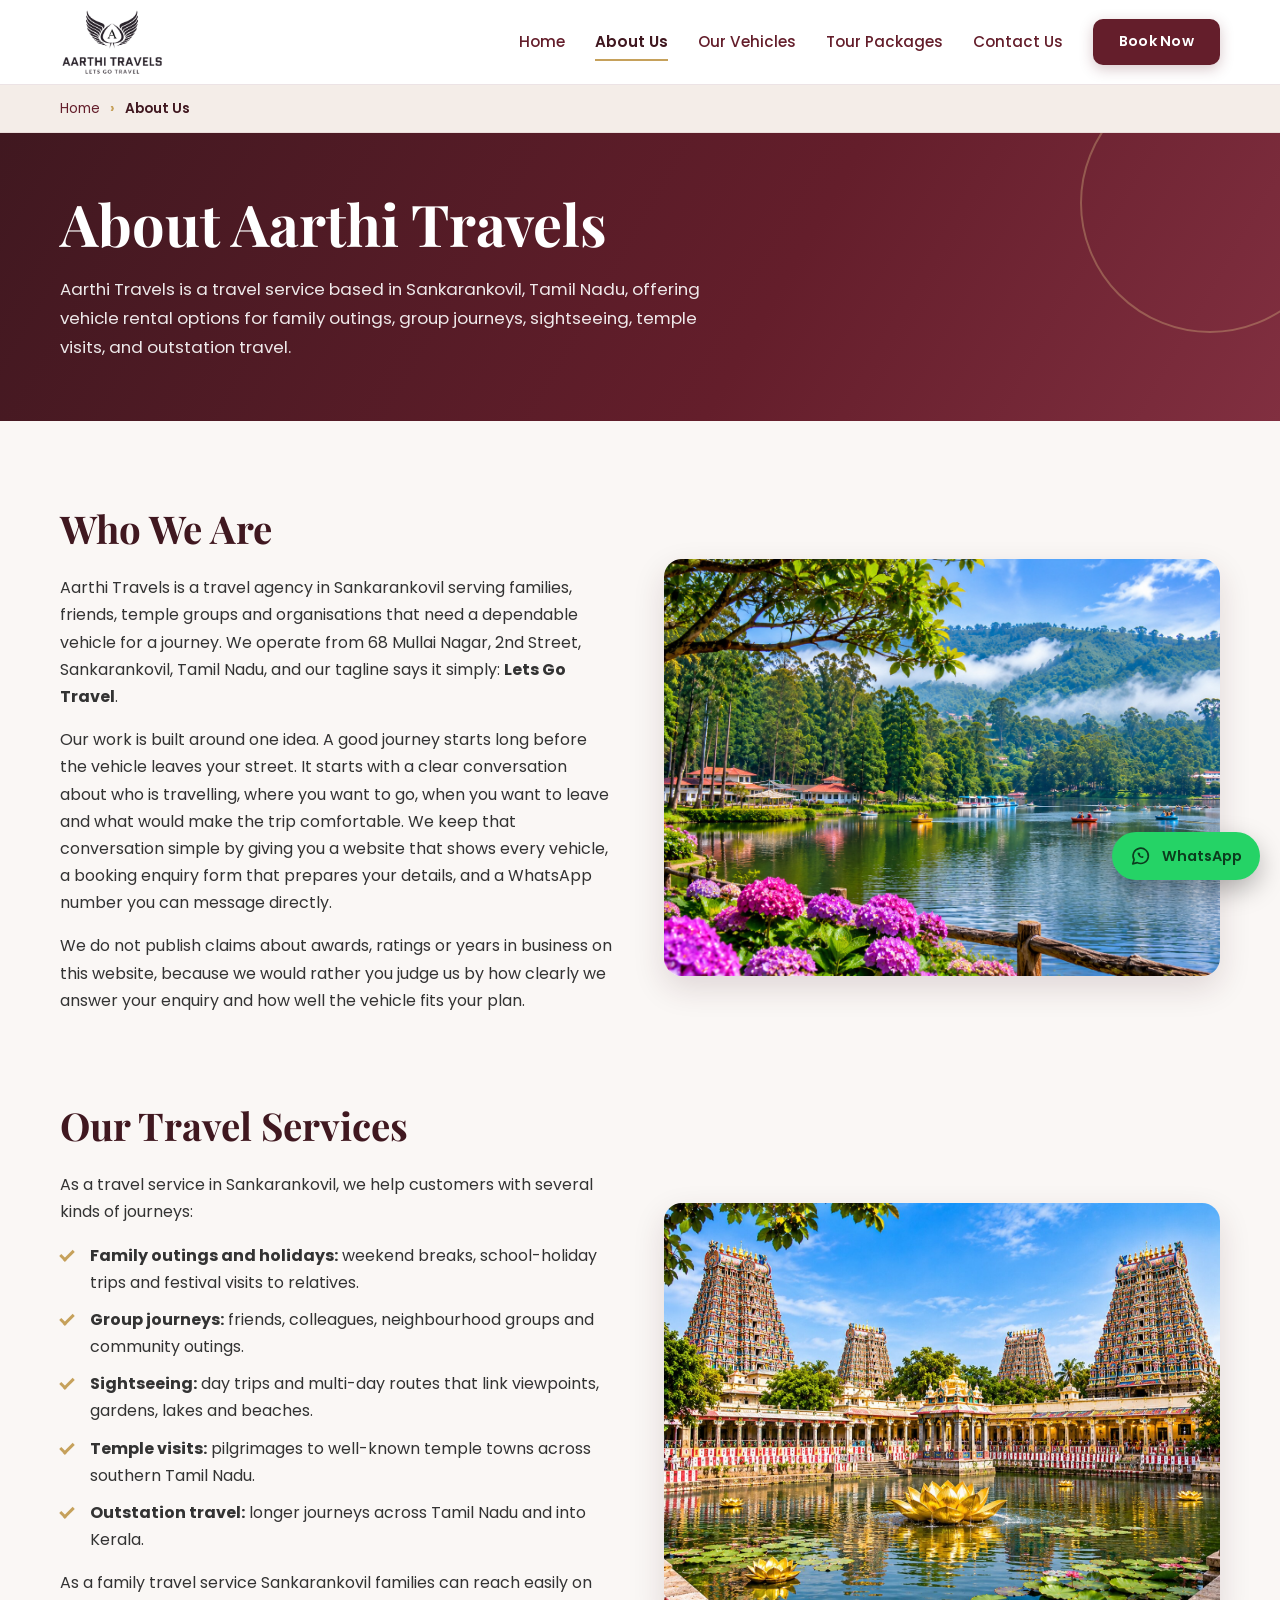
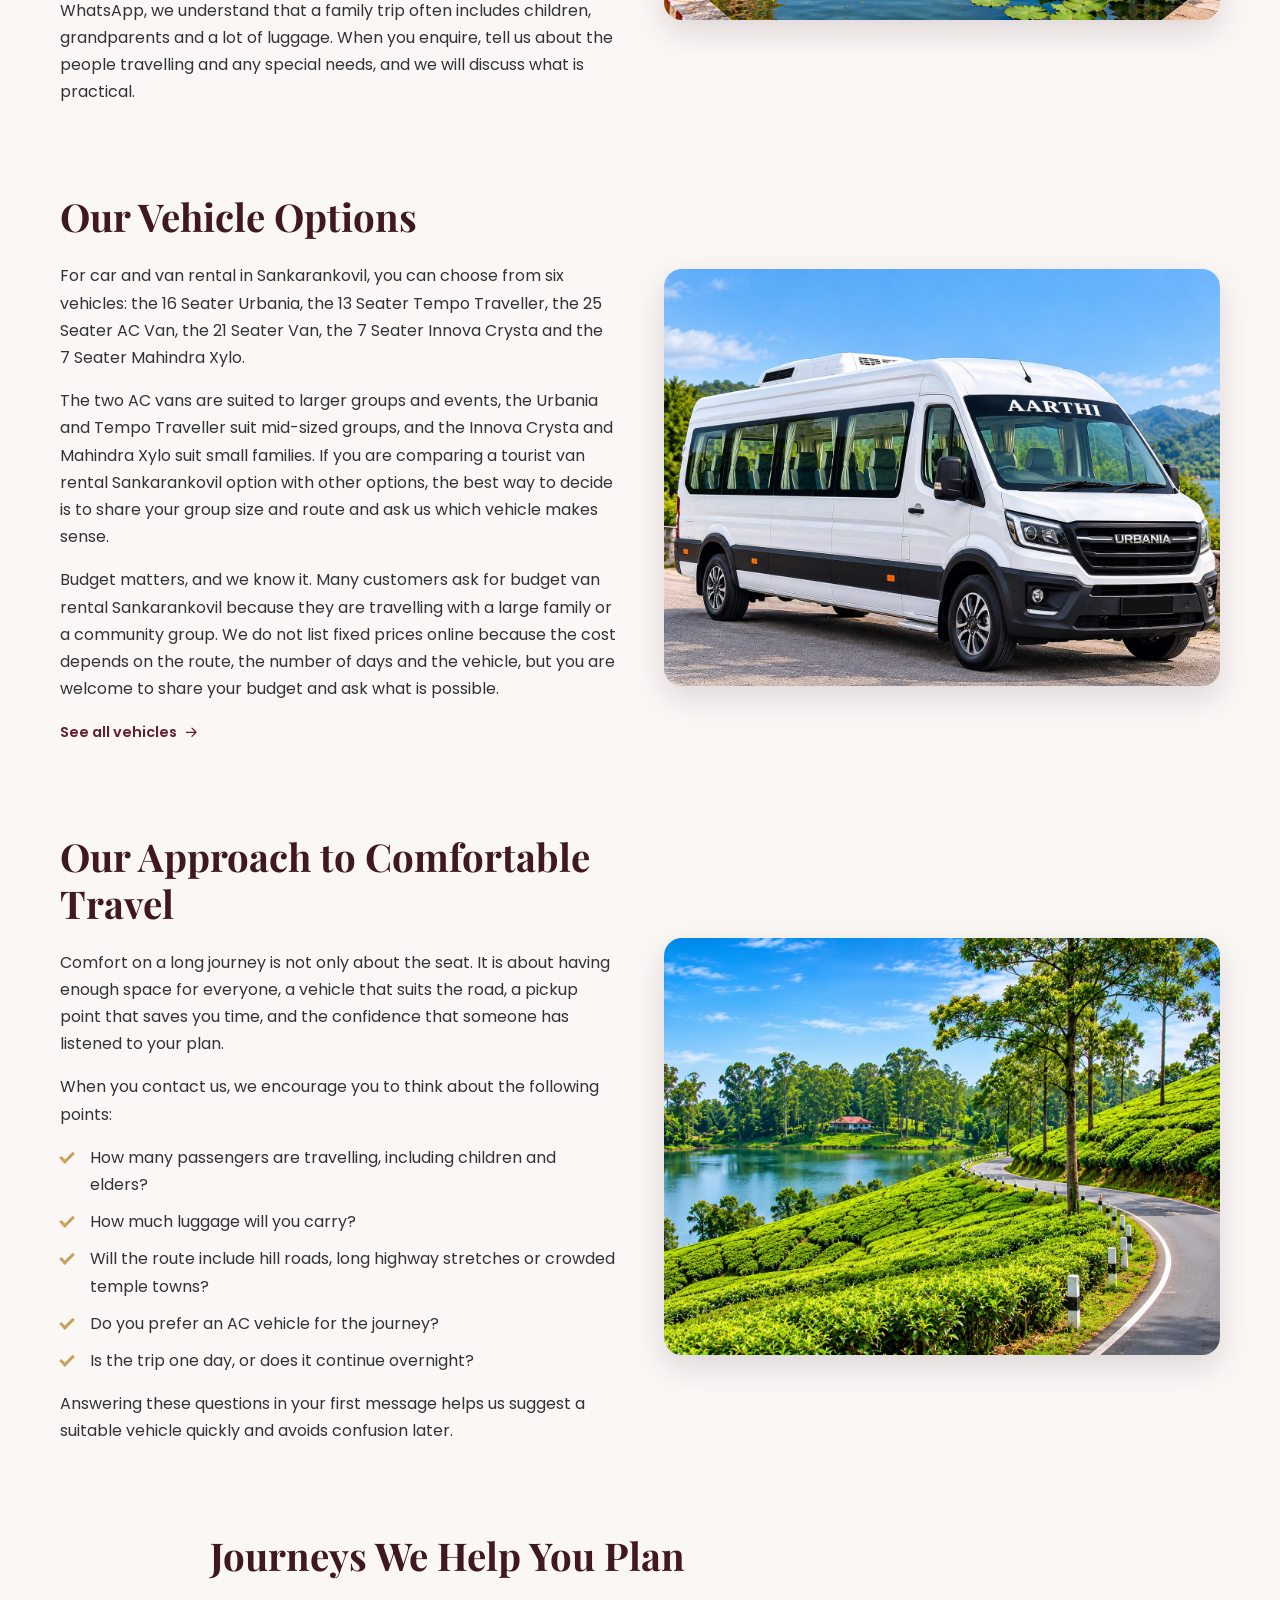
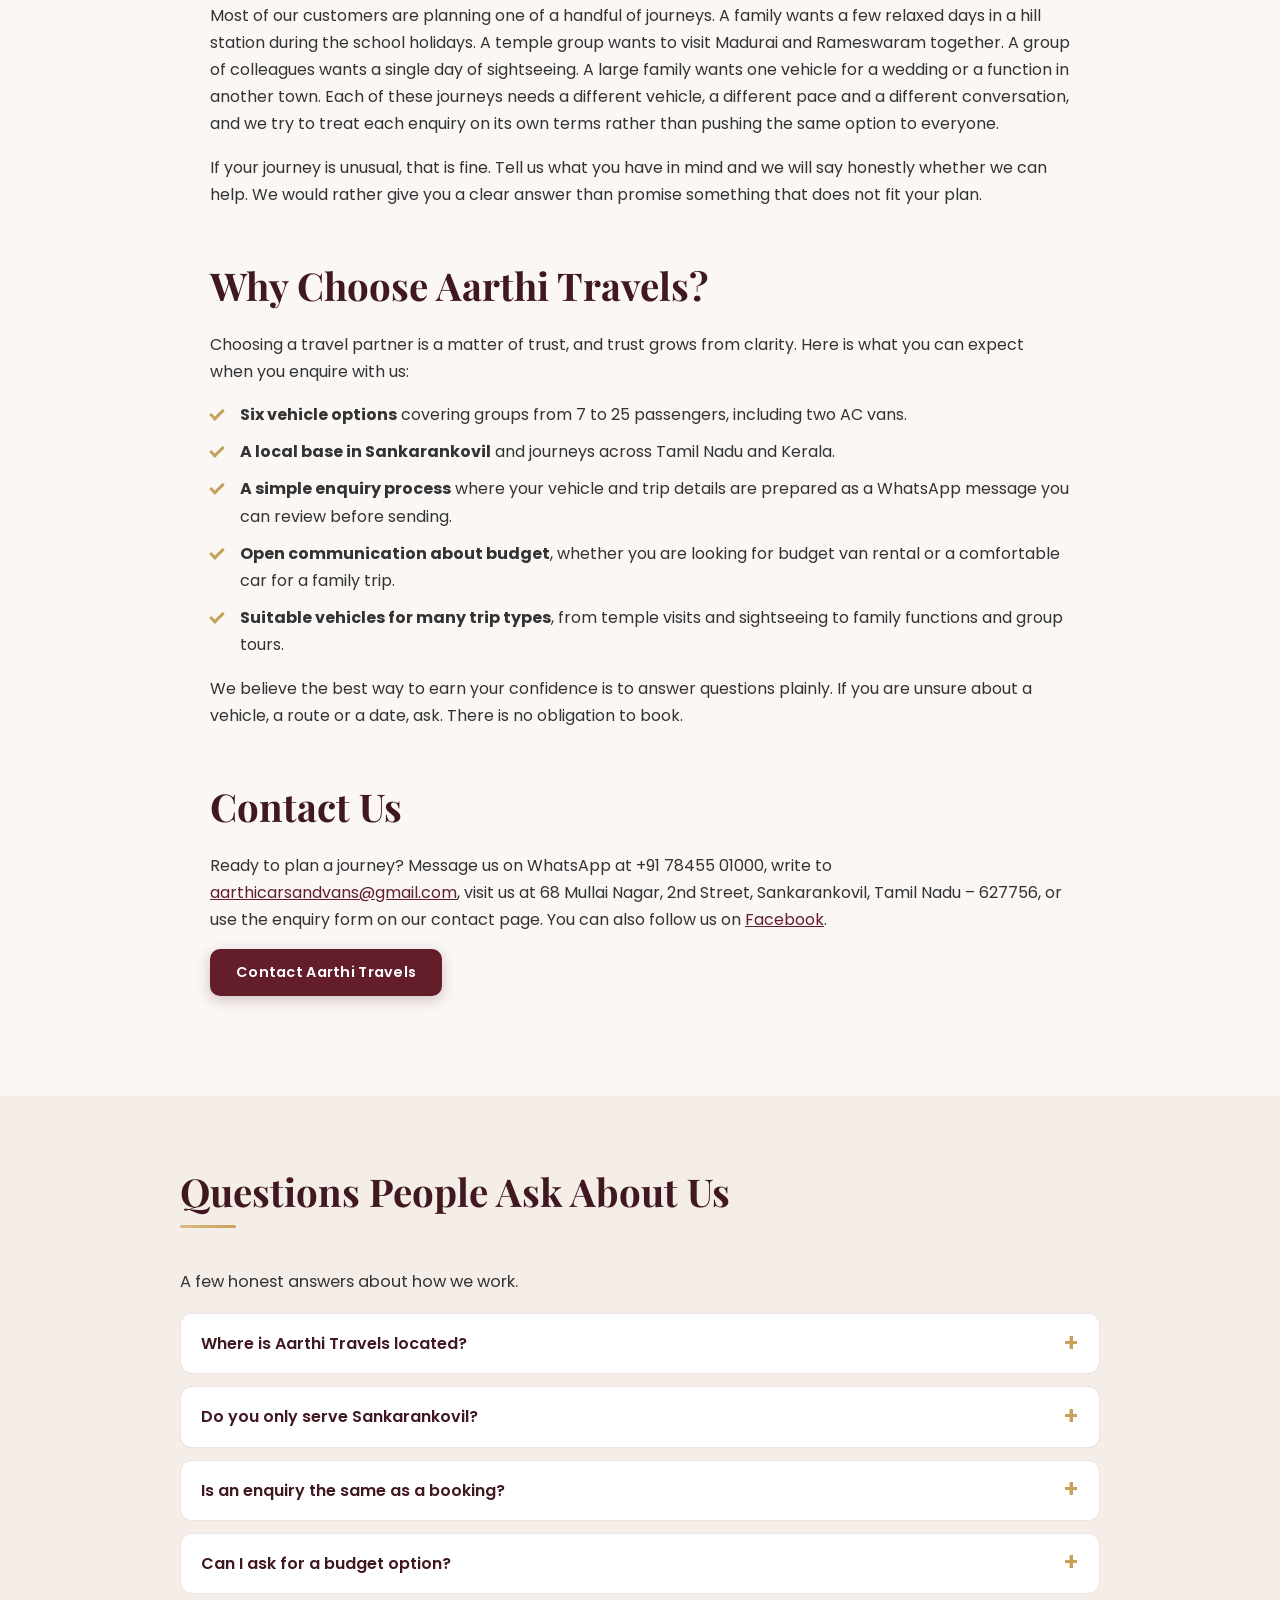
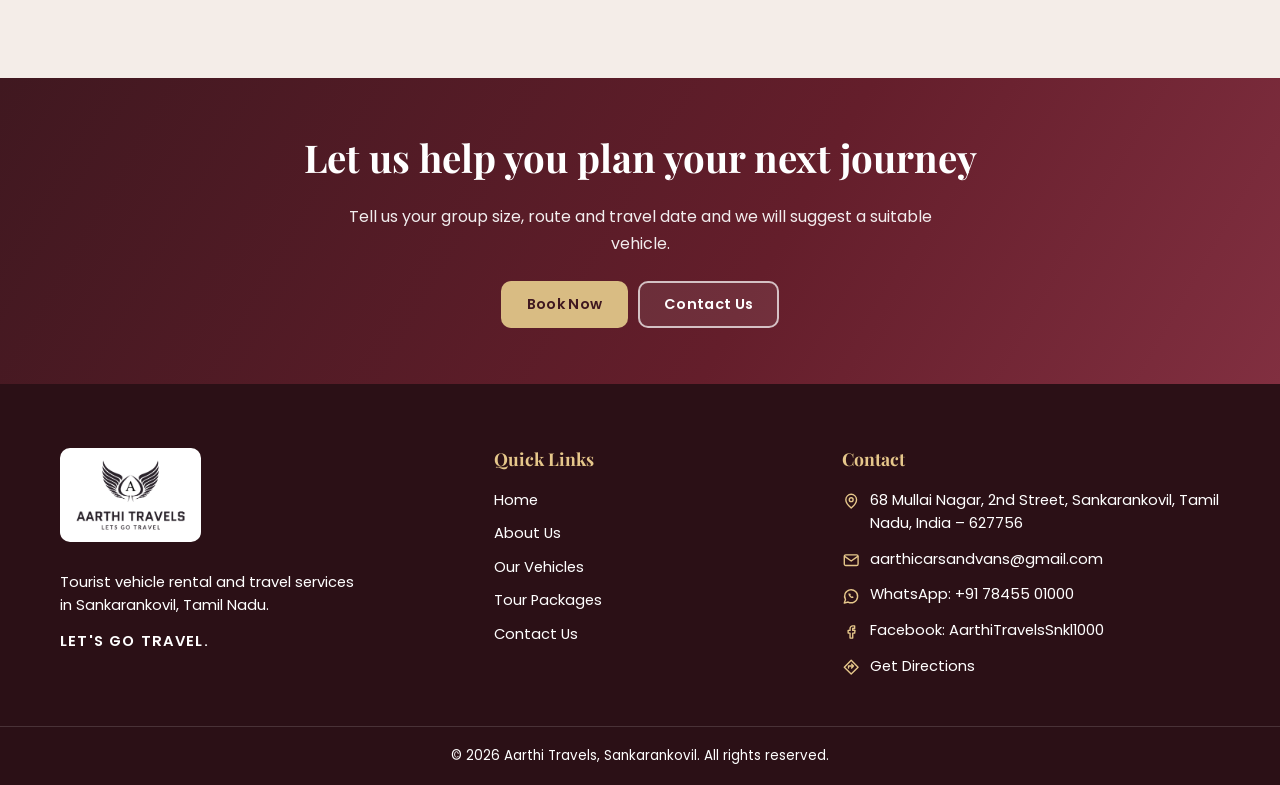
<file: about.html>
<!DOCTYPE html>
<html lang="en">
<head>
<meta charset="utf-8">
<meta name="viewport" content="width=device-width, initial-scale=1">
<title>Travel Agency in Sankarankovil | About Aarthi Travels</title>
<meta name="description" content="About Aarthi Travels, a travel agency in Sankarankovil, Tamil Nadu offering family travel service, car and van rental for sightseeing, temple visits and outstation journeys.">
<meta name="keywords" content="Travel agency in Sankarankovil, Family travel service Sankarankovil, Travel service in Sankarankovil, Car and van rental in Sankarankovil, Tourist van rental Sankarankovil, Budget van rental Sankarankovil">
<meta name="theme-color" content="#641E2B">
<meta property="og:type" content="website"><meta property="og:site_name" content="Aarthi Travels">
<meta property="og:title" content="Travel Agency in Sankarankovil | About Aarthi Travels"><meta property="og:description" content="About Aarthi Travels, a travel agency in Sankarankovil, Tamil Nadu offering family travel service, car and van rental for sightseeing, temple visits and outstation journeys."><meta property="og:locale" content="en_IN">
<meta name="twitter:card" content="summary_large_image"><meta name="twitter:title" content="Travel Agency in Sankarankovil | About Aarthi Travels"><meta name="twitter:description" content="About Aarthi Travels, a travel agency in Sankarankovil, Tamil Nadu offering family travel service, car and van rental for sightseeing, temple visits and outstation journeys.">
<!-- Add og:image / og:url / canonical once the production domain is known (see README). -->
<link rel="icon" type="image/svg+xml" href="images/icons/favicon.svg">
<link rel="preconnect" href="https://fonts.googleapis.com"><link rel="preconnect" href="https://fonts.gstatic.com" crossorigin>
<link href="https://fonts.googleapis.com/css2?family=Playfair+Display:wght@600;700&family=Poppins:wght@400;500;600&display=swap" rel="stylesheet">
<link rel="stylesheet" href="css/style.css?v=20261029"><link rel="stylesheet" href="css/responsive.css?v=20261029"><link rel="stylesheet" href="css/animations.css?v=20261029">
<script>document.documentElement.classList.add('js');</script>
<script type="application/ld+json">{"@context": "https://schema.org", "@type": "TravelAgency", "name": "Aarthi Travels", "slogan": "LETS GO TRAVEL", "description": "Tourist vehicle rental and travel service in Sankarankovil, Tamil Nadu — vans, Urbania, Tempo Traveller and 7-seater cars for family, group and outstation travel.", "email": "aarthicarsandvans@gmail.com", "telephone": "+917845501000", "address": {"@type": "PostalAddress", "streetAddress": "68 Mullai Nagar, 2nd Street", "addressLocality": "Sankarankovil", "addressRegion": "Tamil Nadu", "postalCode": "627756", "addressCountry": "IN"}, "areaServed": ["Tamil Nadu", "Kerala"], "sameAs": ["https://www.facebook.com/AarthiTravelsSnkl1000"]}</script>
<script type="application/ld+json">{"@context": "https://schema.org", "@type": "BreadcrumbList", "itemListElement": [{"@type": "ListItem", "position": 1, "name": "Home", "item": "https://YOUR-DOMAIN/index.html"}, {"@type": "ListItem", "position": 2, "name": "About Us"}]}</script>
</head>
<body>
<a class="skip-link" href="#main">Skip to main content</a>
<header class="site-header">
  <div class="container header-inner">
    <a class="logo" href="index.html" aria-label="Aarthi Travels — home"><img src="images/logo/aarthi-travels-logo.png" alt="Aarthi Travels logo — Lets Go Travel" width="585" height="382"></a>
    <button class="nav-toggle" type="button" aria-expanded="false" aria-controls="main-nav" aria-label="Open menu"><span class="bars"></span></button>
    <nav class="main-nav" id="main-nav" aria-label="Main navigation"><ul><li><a href="index.html">Home</a></li><li><a href="about.html" aria-current="page">About Us</a></li><li><a href="vehicles.html">Our Vehicles</a></li><li><a href="tour-packages.html">Tour Packages</a></li><li><a href="contact.html">Contact Us</a></li><li><button type="button" class="btn btn-primary" data-open-booking>Book Now</button></li></ul></nav>
  </div>
</header><nav class="breadcrumb" aria-label="Breadcrumb"><div class="container"><ol>
  <li><a href="index.html">Home</a></li><li><span aria-current="page">About Us</span></li></ol></div></nav>
<main id="main">
<section class="page-banner"><div class="container"><h1>About Aarthi Travels</h1><p>Aarthi Travels is a travel service based in Sankarankovil, Tamil Nadu, offering vehicle rental options for family outings, group journeys, sightseeing, temple visits, and outstation travel.</p></div></section><section class="section"><div class="container"><div class="about-block split"><div class="prose reveal-left"><h2>Who We Are</h2><p>Aarthi Travels is a travel agency in Sankarankovil serving families, friends, temple groups and organisations that need a dependable vehicle for a journey. We operate from 68 Mullai Nagar, 2nd Street, Sankarankovil, Tamil Nadu, and our tagline says it simply: <strong>Lets Go Travel</strong>.</p>
<p>Our work is built around one idea. A good journey starts long before the vehicle leaves your street. It starts with a clear conversation about who is travelling, where you want to go, when you want to leave and what would make the trip comfortable. We keep that conversation simple by giving you a website that shows every vehicle, a booking enquiry form that prepares your details, and a WhatsApp number you can message directly.</p>
<p>We do not publish claims about awards, ratings or years in business on this website, because we would rather you judge us by how clearly we answer your enquiry and how well the vehicle fits your plan.</p></div><div class="split-media reveal-right"><img src="images/hero/hero-kodaikanal.jpg" alt="Misty hills near Kodaikanal" width="900" height="675" loading="lazy"></div></div><div class="about-block split reverse"><div class="prose reveal-right"><h2>Our Travel Services</h2><p>As a travel service in Sankarankovil, we help customers with several kinds of journeys:</p>
<ul class="tick-list"><li><strong>Family outings and holidays:</strong> weekend breaks, school-holiday trips and festival visits to relatives.</li><li><strong>Group journeys:</strong> friends, colleagues, neighbourhood groups and community outings.</li><li><strong>Sightseeing:</strong> day trips and multi-day routes that link viewpoints, gardens, lakes and beaches.</li><li><strong>Temple visits:</strong> pilgrimages to well-known temple towns across southern Tamil Nadu.</li><li><strong>Outstation travel:</strong> longer journeys across Tamil Nadu and into Kerala.</li></ul>
<p>As a family travel service Sankarankovil families can reach easily on WhatsApp, we understand that a family trip often includes children, grandparents and a lot of luggage. When you enquire, tell us about the people travelling and any special needs, and we will discuss what is practical.</p></div><div class="split-media reveal-left"><img src="images/destinations/madurai.jpg" alt="Temple architecture in Madurai" width="900" height="675" loading="lazy"></div></div><div class="about-block split"><div class="prose reveal-left"><h2>Our Vehicle Options</h2><p>For car and van rental in Sankarankovil, you can choose from six vehicles: the 16 Seater Urbania, the 13 Seater Tempo Traveller, the 25 Seater AC Van, the 21 Seater Van, the 7 Seater Innova Crysta and the 7 Seater Mahindra Xylo.</p>
<p>The two AC vans are suited to larger groups and events, the Urbania and Tempo Traveller suit mid-sized groups, and the Innova Crysta and Mahindra Xylo suit small families. If you are comparing a tourist van rental Sankarankovil option with other options, the best way to decide is to share your group size and route and ask us which vehicle makes sense.</p>
<p>Budget matters, and we know it. Many customers ask for budget van rental Sankarankovil because they are travelling with a large family or a community group. We do not list fixed prices online because the cost depends on the route, the number of days and the vehicle, but you are welcome to share your budget and ask what is possible.</p>
<p><a class="link-arrow" href="vehicles.html">See all vehicles <svg class="icon" viewBox="0 0 24 24" aria-hidden="true"><path d="M5 12h14M13 6l6 6-6 6"/></svg></a></p></div><div class="split-media reveal-right"><img src="images/vehicles/16-seater-urbania.jpg" alt="16 Seater Urbania" width="900" height="675" loading="lazy"></div></div><div class="about-block split reverse"><div class="prose reveal-right"><h2>Our Approach to Comfortable Travel</h2><p>Comfort on a long journey is not only about the seat. It is about having enough space for everyone, a vehicle that suits the road, a pickup point that saves you time, and the confidence that someone has listened to your plan.</p>
<p>When you contact us, we encourage you to think about the following points:</p>
<ul class="tick-list"><li>How many passengers are travelling, including children and elders?</li><li>How much luggage will you carry?</li><li>Will the route include hill roads, long highway stretches or crowded temple towns?</li><li>Do you prefer an AC vehicle for the journey?</li><li>Is the trip one day, or does it continue overnight?</li></ul>
<p>Answering these questions in your first message helps us suggest a suitable vehicle quickly and avoids confusion later.</p></div><div class="split-media reveal-left"><img src="images/destinations/munnar.jpg" alt="Tea plantations in Munnar" width="900" height="675" loading="lazy"></div></div><div class="about-block" style="max-width:860px;margin-left:auto;margin-right:auto"><div class="prose reveal"><h2>Journeys We Help You Plan</h2>
<p>Most of our customers are planning one of a handful of journeys. A family wants a few relaxed days in a hill station during the school holidays. A temple group wants to visit Madurai and Rameswaram together. A group of colleagues wants a single day of sightseeing. A large family wants one vehicle for a wedding or a function in another town. Each of these journeys needs a different vehicle, a different pace and a different conversation, and we try to treat each enquiry on its own terms rather than pushing the same option to everyone.</p>
<p>If your journey is unusual, that is fine. Tell us what you have in mind and we will say honestly whether we can help. We would rather give you a clear answer than promise something that does not fit your plan.</p>
<h2 style="margin-top:1.4em">Why Choose Aarthi Travels?</h2>
<p>Choosing a travel partner is a matter of trust, and trust grows from clarity. Here is what you can expect when you enquire with us:</p>
<ul class="tick-list"><li><strong>Six vehicle options</strong> covering groups from 7 to 25 passengers, including two AC vans.</li><li><strong>A local base in Sankarankovil</strong> and journeys across Tamil Nadu and Kerala.</li><li><strong>A simple enquiry process</strong> where your vehicle and trip details are prepared as a WhatsApp message you can review before sending.</li><li><strong>Open communication about budget</strong>, whether you are looking for budget van rental or a comfortable car for a family trip.</li><li><strong>Suitable vehicles for many trip types</strong>, from temple visits and sightseeing to family functions and group tours.</li></ul>
<p>We believe the best way to earn your confidence is to answer questions plainly. If you are unsure about a vehicle, a route or a date, ask. There is no obligation to book.</p>
<h2 style="margin-top:1.4em">Contact Us</h2>
<p>Ready to plan a journey? Message us on WhatsApp at +91 78455 01000, write to <a href="mailto:aarthicarsandvans@gmail.com">aarthicarsandvans@gmail.com</a>, visit us at 68 Mullai Nagar, 2nd Street, Sankarankovil, Tamil Nadu – 627756, or use the enquiry form on our contact page. You can also follow us on <a href="https://www.facebook.com/AarthiTravelsSnkl1000" target="_blank" rel="noopener">Facebook</a>.</p>
<p><a class="btn btn-primary" href="contact.html">Contact Aarthi Travels</a></p></div></div>
</div></section><section class="content-section alt"><div class="container"><h2>Questions People Ask About Us</h2><p>A few honest answers about how we work.</p><details class="faq"><summary>Where is Aarthi Travels located?</summary><div class="faq-body"><p>We are based at 68 Mullai Nagar, 2nd Street, Sankarankovil, Tamil Nadu, India – 627756. You can use the Get Directions button on the contact page.</p></div></details><details class="faq"><summary>Do you only serve Sankarankovil?</summary><div class="faq-body"><p>We are based in Sankarankovil and serve journeys across Tamil Nadu and Kerala. Tell us your pickup location and destination when you enquire.</p></div></details><details class="faq"><summary>Is an enquiry the same as a booking?</summary><div class="faq-body"><p>No. An enquiry tells us what you need. A booking is only confirmed after Aarthi Travels confirms availability and details with you directly.</p></div></details><details class="faq"><summary>Can I ask for a budget option?</summary><div class="faq-body"><p>Yes. Mention your budget range in the additional requirements box or in WhatsApp and we will suggest a vehicle that fits your plan where possible.</p></div></details></div></section><section class="cta-band"><div class="container"><h2>Let us help you plan your next journey</h2><p>Tell us your group size, route and travel date and we will suggest a suitable vehicle.</p><button type="button" class="btn btn-gold" data-open-booking>Book Now</button><a class="btn btn-ghost-light" href="contact.html">Contact Us</a></div></section>
</main>
<footer class="site-footer">
  <div class="container footer-grid">
    <div class="footer-brand"><a class="footer-logo" href="index.html" aria-label="Aarthi Travels — home"><img src="images/logo/aarthi-travels-logo.png" alt="Aarthi Travels logo" width="585" height="382" loading="lazy"></a>
      <p class="footer-desc">Tourist vehicle rental and travel services in Sankarankovil, Tamil Nadu.</p>
      <p class="footer-tagline">LET'S GO TRAVEL.</p></div>
    <nav class="footer-links" aria-label="Quick Links"><h2>Quick Links</h2><ul><li><a href="index.html">Home</a></li><li><a href="about.html">About Us</a></li><li><a href="vehicles.html">Our Vehicles</a></li><li><a href="tour-packages.html">Tour Packages</a></li><li><a href="contact.html">Contact Us</a></li></ul></nav>
    <div class="footer-contact"><h2>Contact</h2>
      <ul class="footer-contact-list">
      <li><svg class="icon" viewBox="0 0 24 24" aria-hidden="true"><path d="M12 21s7-6.2 7-11a7 7 0 1 0-14 0c0 4.800 7 11 7 11z"/><circle cx="12" cy="10" r="2.500"/></svg><address>68 Mullai Nagar, 2nd Street, Sankarankovil, Tamil Nadu, India – 627756</address></li>
      <li><svg class="icon" viewBox="0 0 24 24" aria-hidden="true"><rect x="3" y="5" width="18" height="14" rx="2"/><path d="M3.500 7l8.500 6 8.500-6"/></svg><a href="mailto:aarthicarsandvans@gmail.com">aarthicarsandvans@gmail.com</a></li>
      <li><svg class="icon" viewBox="0 0 24 24" aria-hidden="true"><path d="M3 21l1.6-4.6A8.5 8.5 0 1 1 8 19.6z"/><path class="fill" d="M9.2 7.8c-.4.4-.9 1-.7 2 .3 1.5 1.7 3.2 3.2 4.1 1.1.6 2 .6 2.600.3.5-.3.9-.9.9-1.200l-1.700-.9-.7.6a3.400 3.400 0 0 1-1.900-1.800l.6-.7-.9-1.700c-.4 0-1.100.1-1.400.3z"/></svg><a href="https://wa.me/917845501000" target="_blank" rel="noopener">WhatsApp: +91 78455 01000</a></li>
      <li><svg class="icon" viewBox="0 0 24 24" aria-hidden="true"><path d="M14 8.500h2.500V5H14a3.500 3.500 0 0 0-3.500 3.500V11H8v3.500h2.500V21H14v-6.500h2.500L17 11h-3V8.500a.5.5 0 0 1 .5-.5z"/></svg><a href="https://www.facebook.com/AarthiTravelsSnkl1000" target="_blank" rel="noopener">Facebook: AarthiTravelsSnkl1000</a></li>
      <li><svg class="icon" viewBox="0 0 24 24" aria-hidden="true"><path d="M12 3l9 9-9 9-9-9z"/><path d="M8.500 13v-2.500H15M12.500 8l2.500 2.500-2.500 2.500"/></svg><a href="https://www.google.com/maps/dir/?api=1&destination=68%20Mullai%20Nagar%2C%202nd%20Street%2C%20Sankarankovil%2C%20Tamil%20Nadu%20627756%2C%20India" target="_blank" rel="noopener">Get Directions</a></li></ul></div>
  </div>
  <div class="footer-bottom"><div class="container"><p>&copy; <span data-year>2026</span> Aarthi Travels, Sankarankovil. All rights reserved.</p></div></div>
</footer>
<dialog class="booking-dialog" id="booking-dialog" aria-labelledby="booking-title">
  <div class="dialog-head"><div><h2 id="booking-title">Booking Enquiry</h2><p id="booking-vehicle-label">Choose a vehicle and share your travel details.</p></div>
    <button type="button" class="dialog-close" data-close-booking aria-label="Close booking enquiry form">&times;</button></div>
  <div class="dialog-body"><form data-enquiry-form novalidate>
  <div class="form-grid">
    <div class="field"><label for="bk-name">Full Name <span class="req" aria-hidden="true">*</span><span class="sr-only">(required)</span></label><input id="bk-name" name="name" type="text" required aria-describedby="bk-name-error" autocomplete="name"><div class="error" id="bk-name-error" role="alert"></div></div>
    <div class="field"><label for="bk-phone">Phone Number <span class="req" aria-hidden="true">*</span><span class="sr-only">(required)</span></label><input id="bk-phone" name="phone" type="tel" required aria-describedby="bk-phone-error" autocomplete="tel" inputmode="tel" placeholder="e.g. 98765 43210"><div class="error" id="bk-phone-error" role="alert"></div></div>
    <div class="field full"><label for="bk-email">Email Address <span style="font-weight:400;color:#6b5a5d">(optional)</span></label><input id="bk-email" name="email" type="email" aria-describedby="bk-email-error" autocomplete="email"><div class="error" id="bk-email-error" role="alert"></div></div>
    <div class="field"><label for="bk-pickup">Pickup Location <span class="req" aria-hidden="true">*</span><span class="sr-only">(required)</span></label><input id="bk-pickup" name="pickup" type="text" required aria-describedby="bk-pickup-error" autocomplete="off"><div class="error" id="bk-pickup-error" role="alert"></div></div>
    <div class="field"><label for="bk-destination">Destination <span class="req" aria-hidden="true">*</span><span class="sr-only">(required)</span></label><input id="bk-destination" name="destination" type="text" required aria-describedby="bk-destination-error" autocomplete="off"><div class="error" id="bk-destination-error" role="alert"></div></div>
    <div class="field"><label for="bk-date">Travel Date <span class="req" aria-hidden="true">*</span><span class="sr-only">(required)</span></label><input id="bk-date" name="date" type="date" required aria-describedby="bk-date-error" ><div class="error" id="bk-date-error" role="alert"></div></div>
    <div class="field"><label for="bk-returnDate">Return Date <span style="font-weight:400;color:#6b5a5d">(optional)</span></label><input id="bk-returnDate" name="returnDate" type="date" aria-describedby="bk-returnDate-error" ><div class="error" id="bk-returnDate-error" role="alert"></div></div>
    <div class="field"><label for="bk-passengers">Number of Passengers <span class="req" aria-hidden="true">*</span><span class="sr-only">(required)</span></label><input id="bk-passengers" name="passengers" type="number" required aria-describedby="bk-passengers-error" min="1" max="60" inputmode="numeric"><div class="error" id="bk-passengers-error" role="alert"></div></div>
    <div class="field"><label for="bk-vehicle">Preferred Vehicle <span class="req" aria-hidden="true">*</span><span class="sr-only">(required)</span></label>
      <select id="bk-vehicle" name="vehicle" required aria-describedby="bk-vehicle-error"><option value="">Select a vehicle</option><option value="16 Seater Urbania">16 Seater Urbania</option><option value="13 Seater Tempo Traveller">13 Seater Tempo Traveller</option><option value="25 Seater AC Van">25 Seater AC Van</option><option value="21 Seater Van">21 Seater Van</option><option value="7 Seater Innova Crysta">7 Seater Innova Crysta</option><option value="7 Seater Mahindra Xylo">7 Seater Mahindra Xylo</option></select><div class="error" id="bk-vehicle-error" role="alert"></div></div>
    <div class="field full"><label for="bk-notes">Additional Requirements <span style="font-weight:400;color:#6b5a5d">(optional)</span></label><textarea id="bk-notes" name="notes" rows="3"></textarea></div>
  </div>
  <div class="form-actions">
    <button type="submit" class="btn btn-primary" data-channel="whatsapp"><svg class="icon" viewBox="0 0 24 24" aria-hidden="true"><path d="M3 21l1.6-4.6A8.5 8.5 0 1 1 8 19.6z"/><path class="fill" d="M9.2 7.8c-.4.4-.9 1-.7 2 .3 1.5 1.7 3.2 3.2 4.1 1.1.6 2 .6 2.600.3.5-.3.9-.9.9-1.200l-1.700-.9-.7.6a3.400 3.400 0 0 1-1.900-1.800l.6-.7-.9-1.700c-.4 0-1.100.1-1.400.3z"/></svg> Send Enquiry on WhatsApp</button>
    <button type="submit" class="btn btn-outline" data-channel="email">Send by Email</button>
  </div>
  <div class="form-status" role="status" aria-live="polite" hidden></div>
  <p class="form-help">This is an enquiry, not a confirmed booking. Your message opens in WhatsApp or your email app so you can review it before sending. Aarthi Travels will confirm availability and details with you.</p>
</form></div>
</dialog>
<a class="wa-float" href="https://wa.me/917845501000" target="_blank" rel="noopener" aria-label="Chat with Aarthi Travels on WhatsApp"><svg class="icon" viewBox="0 0 24 24" aria-hidden="true"><path d="M3 21l1.6-4.6A8.5 8.5 0 1 1 8 19.6z"/><path class="fill" d="M9.2 7.8c-.4.4-.9 1-.7 2 .3 1.5 1.7 3.2 3.2 4.1 1.1.6 2 .6 2.600.3.5-.3.9-.9.9-1.200l-1.700-.9-.7.6a3.400 3.400 0 0 1-1.900-1.800l.6-.7-.9-1.700c-.4 0-1.100.1-1.400.3z"/></svg><span>WhatsApp</span></a>
<script src="js/main.js?v=20261029" defer></script><script src="js/navigation.js?v=20261029" defer></script><script src="js/vehicle-booking.js?v=20261029" defer></script><script src="js/contact-form.js?v=20261029" defer></script><script src="js/animations.js?v=20261029" defer></script>
</body>
</html>
</file>
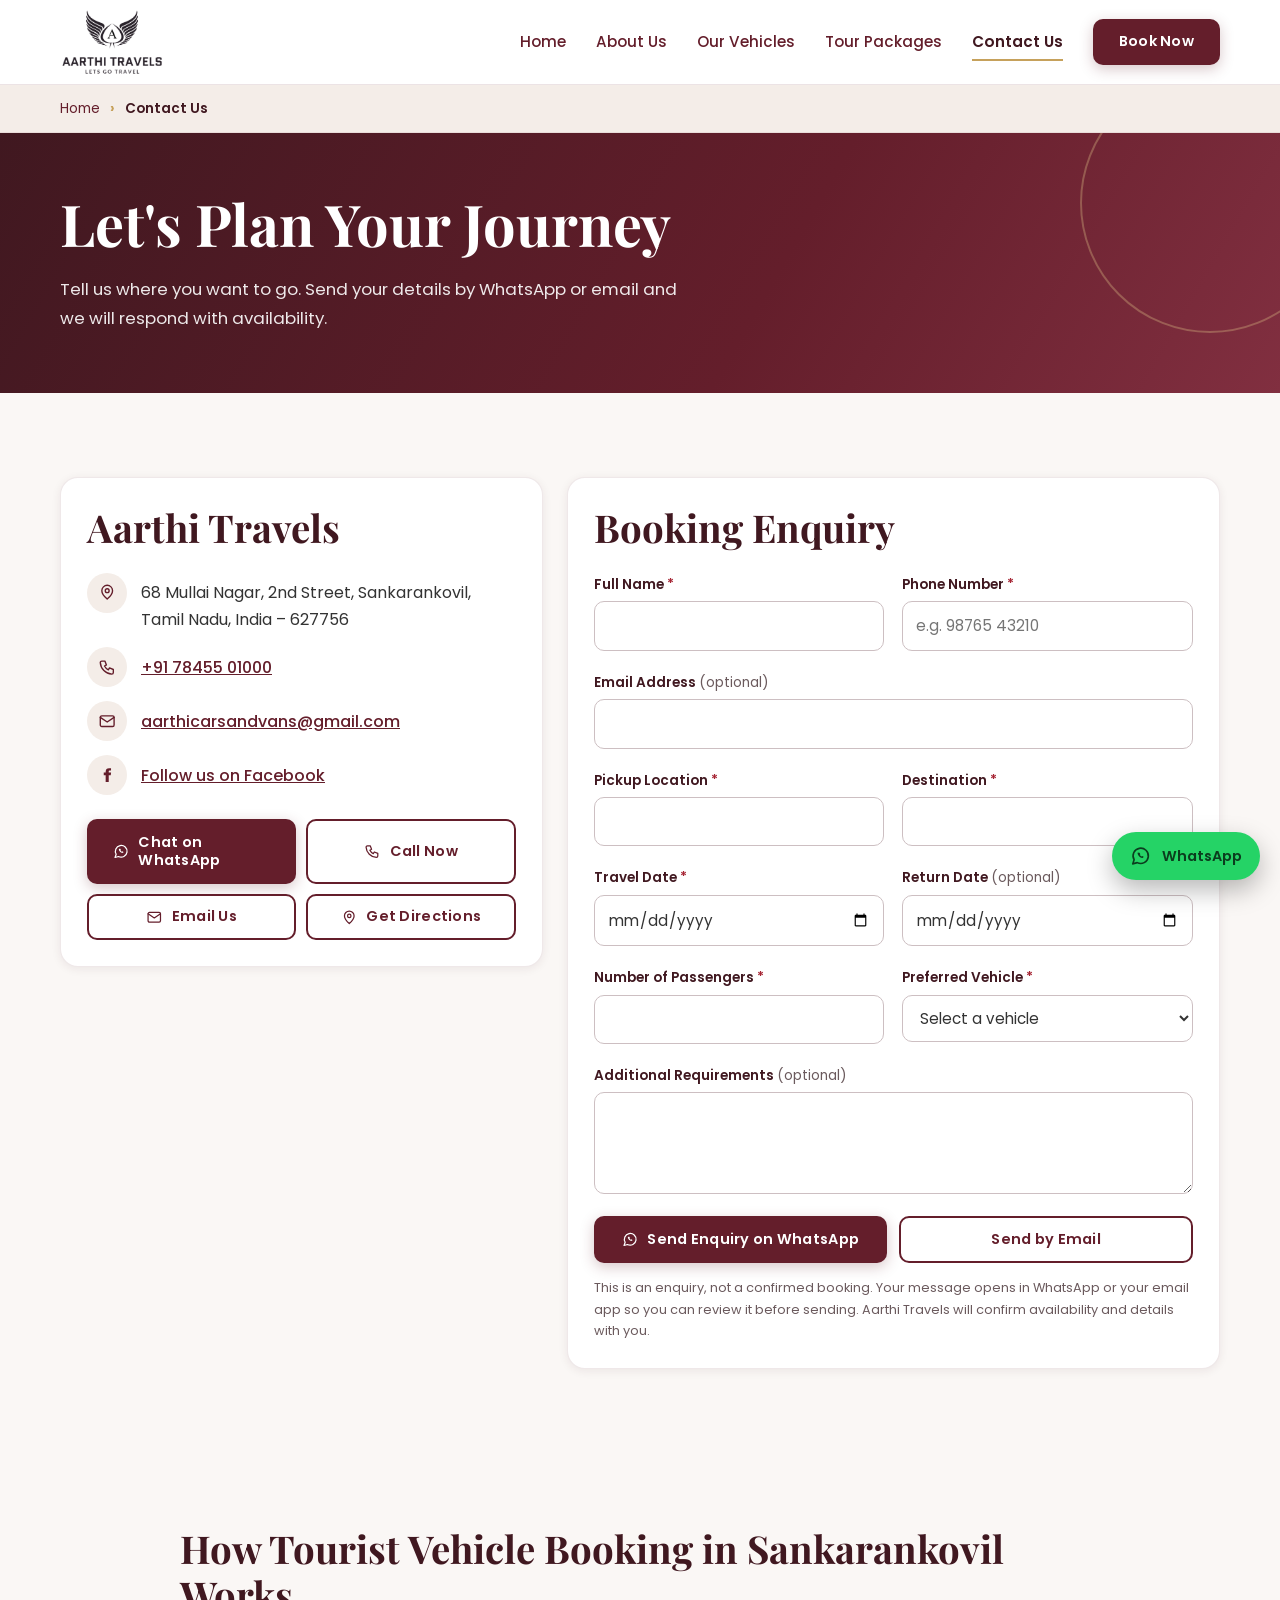
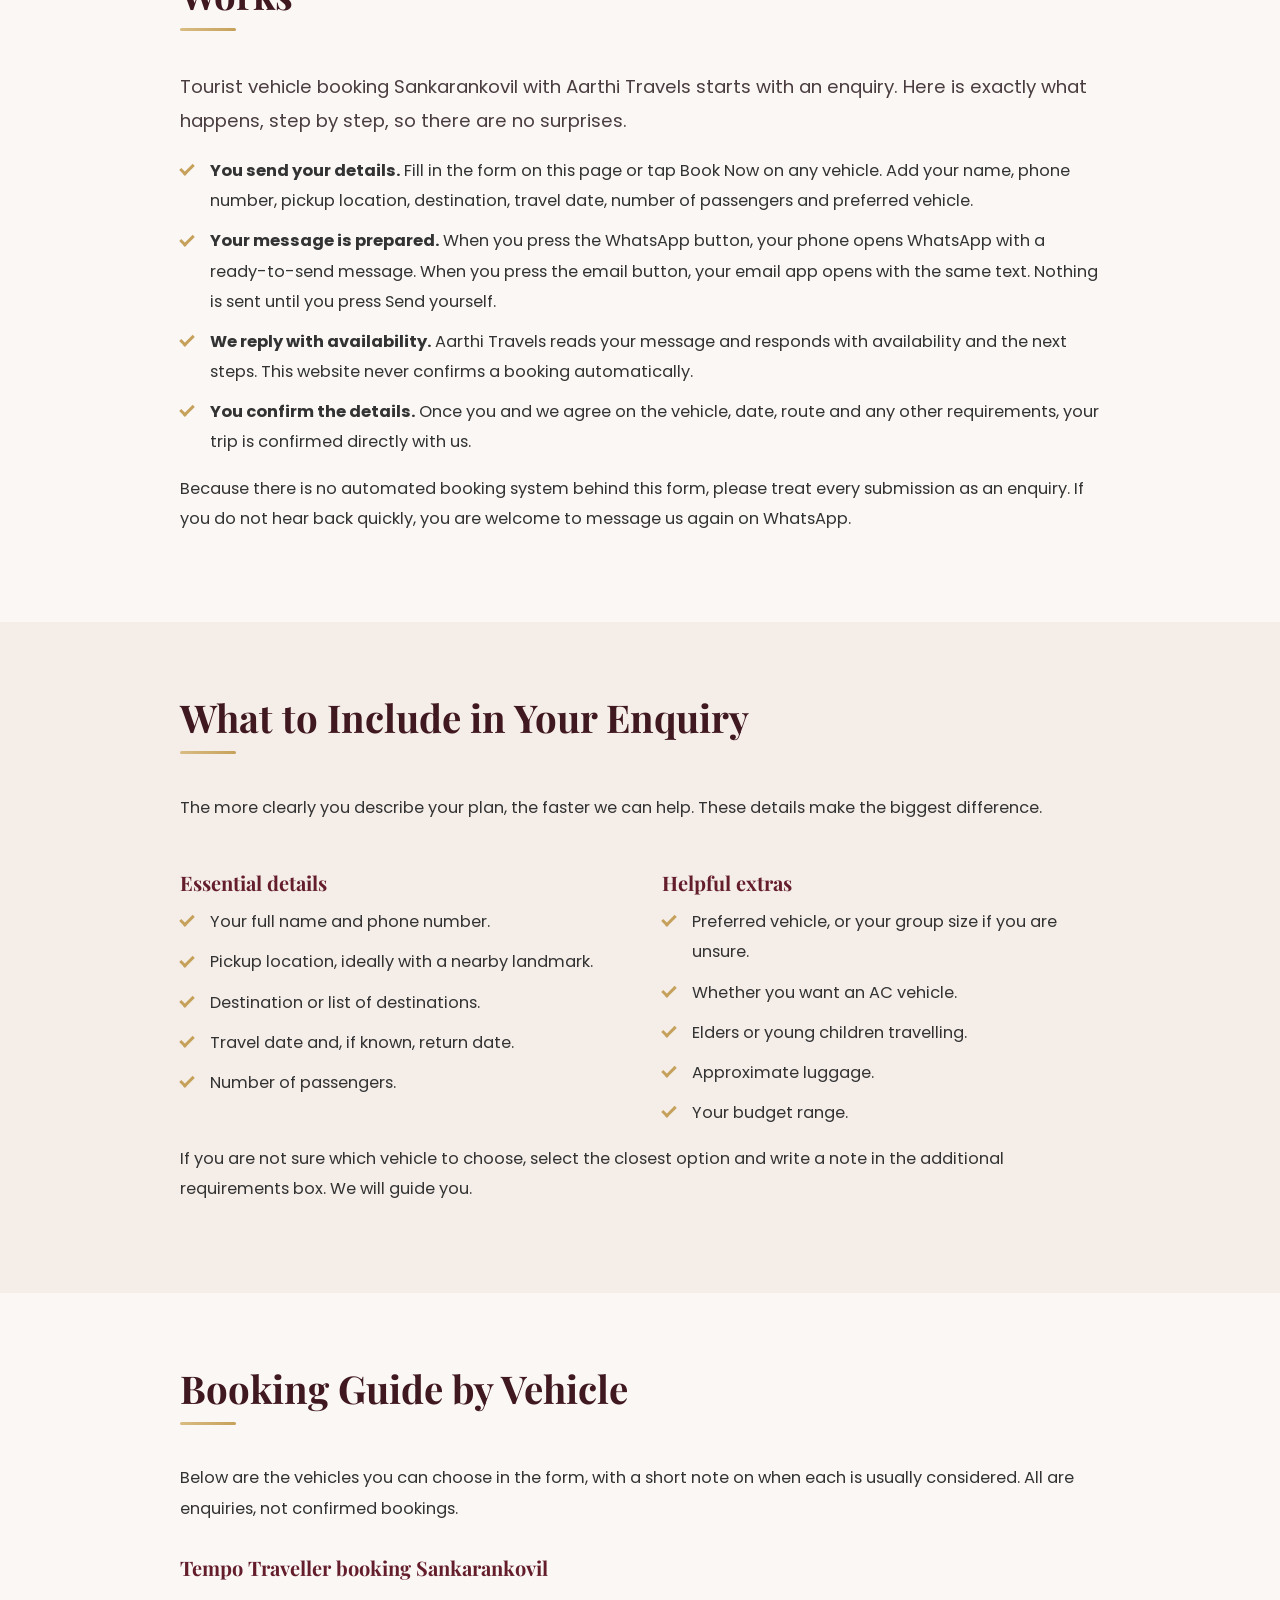
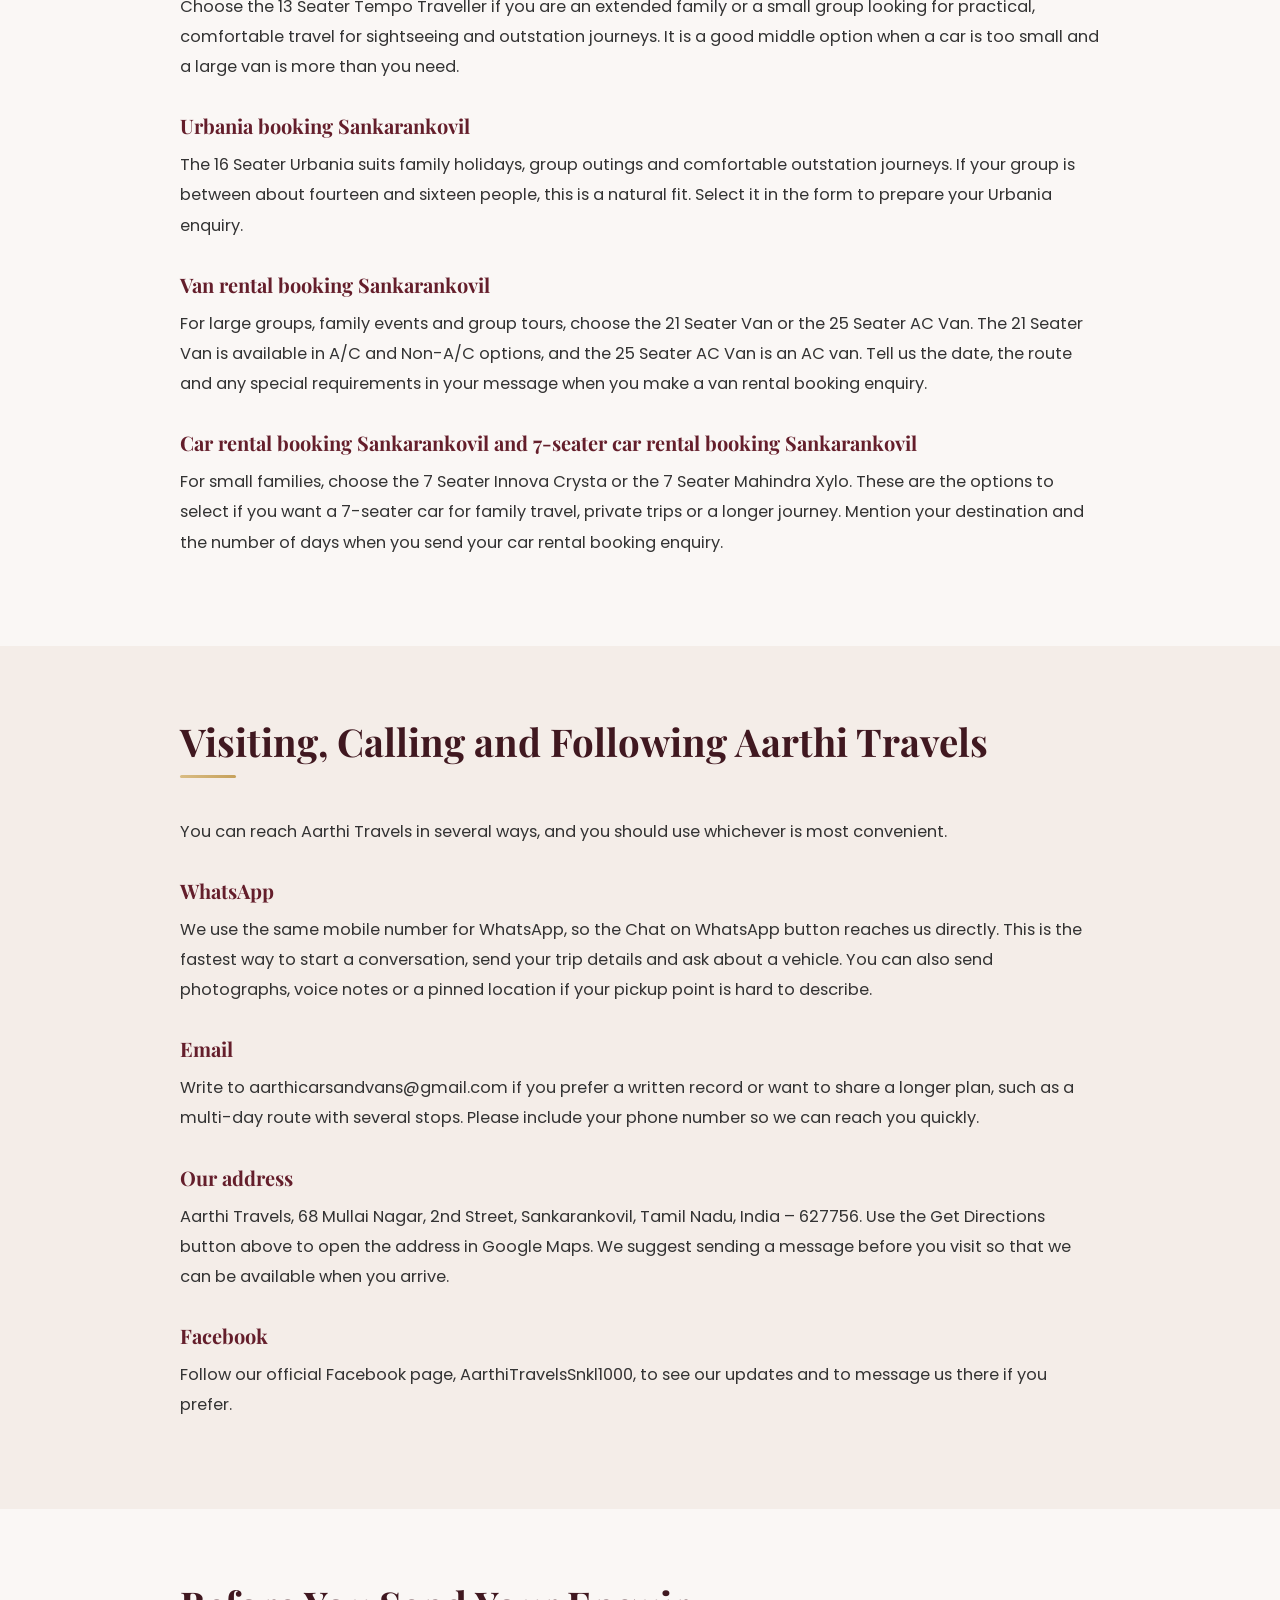
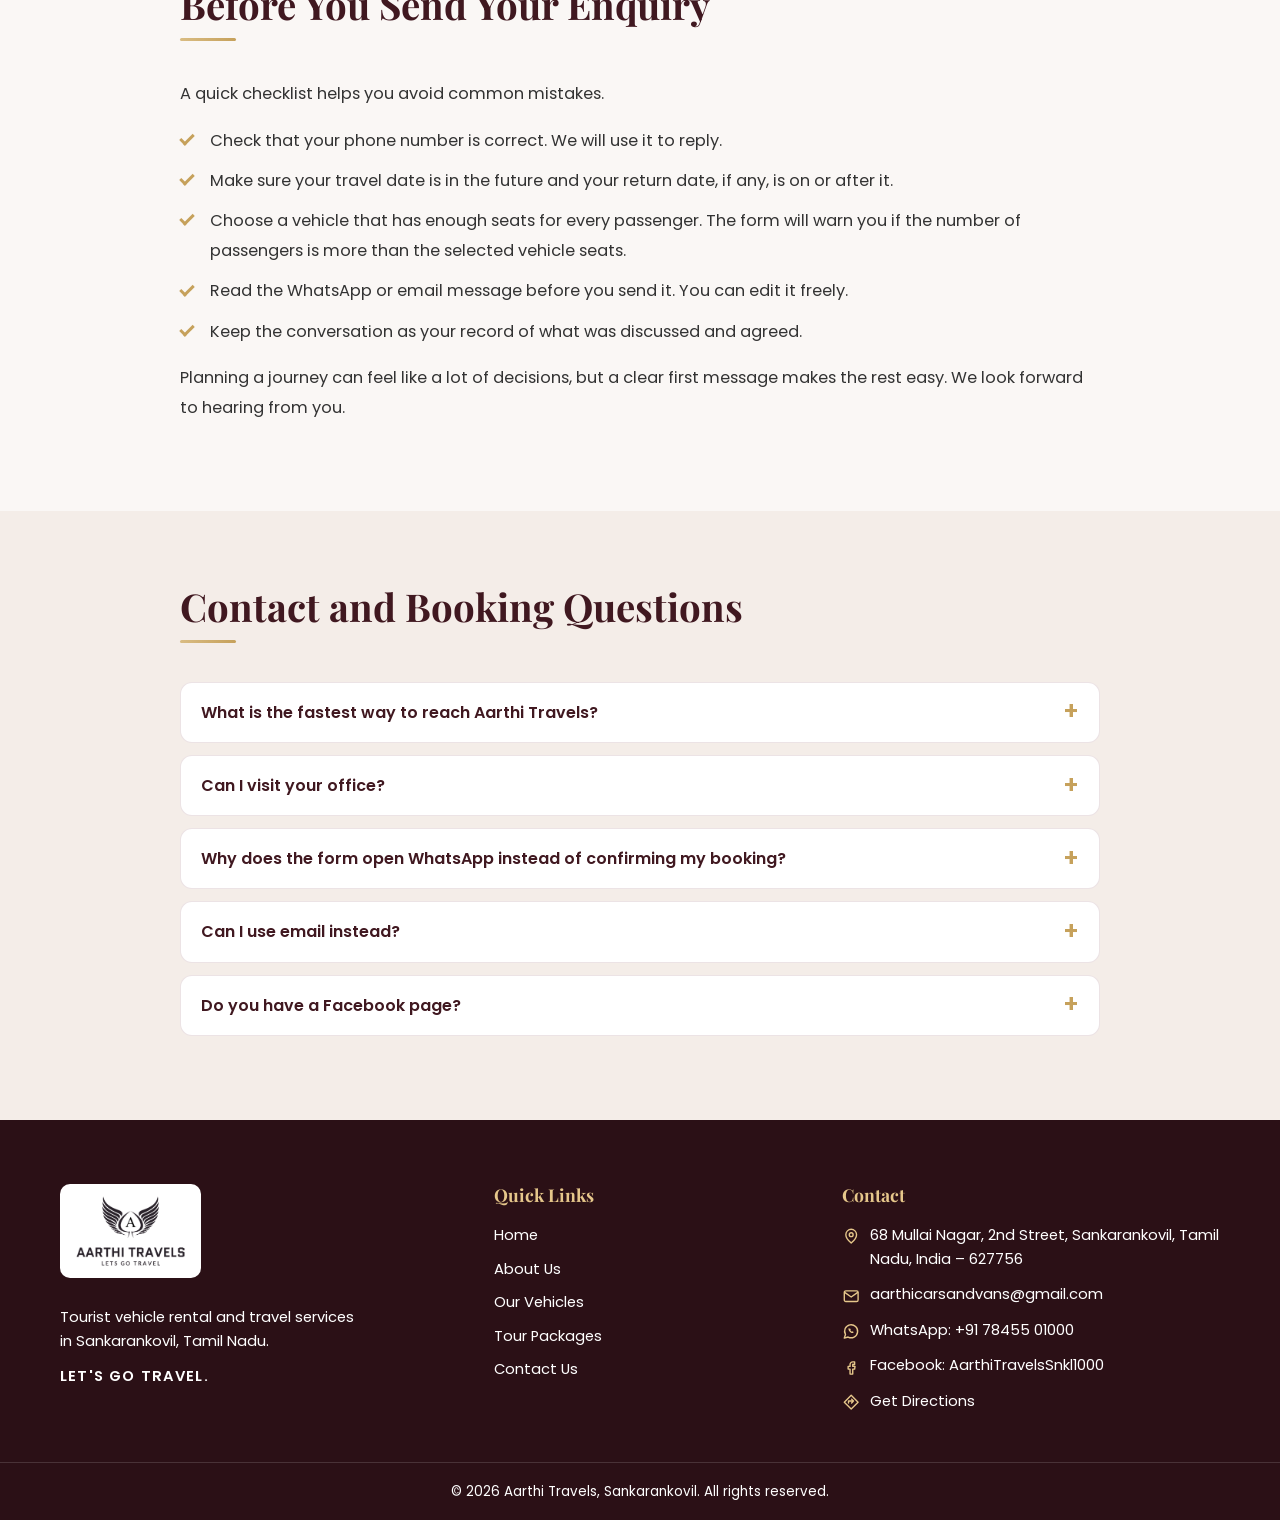
<file: contact.html>
<!DOCTYPE html>
<html lang="en">
<head>
<meta charset="utf-8">
<meta name="viewport" content="width=device-width, initial-scale=1">
<title>Tourist Vehicle Booking Sankarankovil | Contact Aarthi Travels</title>
<meta name="description" content="Contact Aarthi Travels in Sankarankovil for Tempo Traveller, Urbania, van and car rental booking enquiries. WhatsApp +91 78455 01000.">
<meta name="keywords" content="Tourist vehicle booking Sankarankovil, Tempo Traveller booking Sankarankovil, Urbania booking Sankarankovil, Van rental booking Sankarankovil, Car rental booking Sankarankovil, 7-seater car rental booking Sankarankovil">
<meta name="theme-color" content="#641E2B">
<meta property="og:type" content="website"><meta property="og:site_name" content="Aarthi Travels">
<meta property="og:title" content="Tourist Vehicle Booking Sankarankovil | Contact Aarthi Travels"><meta property="og:description" content="Contact Aarthi Travels in Sankarankovil for Tempo Traveller, Urbania, van and car rental booking enquiries. WhatsApp +91 78455 01000."><meta property="og:locale" content="en_IN">
<meta name="twitter:card" content="summary_large_image"><meta name="twitter:title" content="Tourist Vehicle Booking Sankarankovil | Contact Aarthi Travels"><meta name="twitter:description" content="Contact Aarthi Travels in Sankarankovil for Tempo Traveller, Urbania, van and car rental booking enquiries. WhatsApp +91 78455 01000.">
<!-- Add og:image / og:url / canonical once the production domain is known (see README). -->
<link rel="icon" type="image/svg+xml" href="images/icons/favicon.svg">
<link rel="preconnect" href="https://fonts.googleapis.com"><link rel="preconnect" href="https://fonts.gstatic.com" crossorigin>
<link href="https://fonts.googleapis.com/css2?family=Playfair+Display:wght@600;700&family=Poppins:wght@400;500;600&display=swap" rel="stylesheet">
<link rel="stylesheet" href="css/style.css?v=20261029"><link rel="stylesheet" href="css/responsive.css?v=20261029"><link rel="stylesheet" href="css/animations.css?v=20261029">
<script>document.documentElement.classList.add('js');</script>
<script type="application/ld+json">{"@context": "https://schema.org", "@type": "TravelAgency", "name": "Aarthi Travels", "slogan": "LETS GO TRAVEL", "description": "Tourist vehicle rental and travel service in Sankarankovil, Tamil Nadu — vans, Urbania, Tempo Traveller and 7-seater cars for family, group and outstation travel.", "email": "aarthicarsandvans@gmail.com", "telephone": "+917845501000", "address": {"@type": "PostalAddress", "streetAddress": "68 Mullai Nagar, 2nd Street", "addressLocality": "Sankarankovil", "addressRegion": "Tamil Nadu", "postalCode": "627756", "addressCountry": "IN"}, "areaServed": ["Tamil Nadu", "Kerala"], "sameAs": ["https://www.facebook.com/AarthiTravelsSnkl1000"]}</script>
<script type="application/ld+json">{"@context": "https://schema.org", "@type": "BreadcrumbList", "itemListElement": [{"@type": "ListItem", "position": 1, "name": "Home", "item": "https://YOUR-DOMAIN/index.html"}, {"@type": "ListItem", "position": 2, "name": "Contact Us"}]}</script>
</head>
<body>
<a class="skip-link" href="#main">Skip to main content</a>
<header class="site-header">
  <div class="container header-inner">
    <a class="logo" href="index.html" aria-label="Aarthi Travels — home"><img src="images/logo/aarthi-travels-logo.png" alt="Aarthi Travels logo — Lets Go Travel" width="585" height="382"></a>
    <button class="nav-toggle" type="button" aria-expanded="false" aria-controls="main-nav" aria-label="Open menu"><span class="bars"></span></button>
    <nav class="main-nav" id="main-nav" aria-label="Main navigation"><ul><li><a href="index.html">Home</a></li><li><a href="about.html">About Us</a></li><li><a href="vehicles.html">Our Vehicles</a></li><li><a href="tour-packages.html">Tour Packages</a></li><li><a href="contact.html" aria-current="page">Contact Us</a></li><li><button type="button" class="btn btn-primary" data-open-booking>Book Now</button></li></ul></nav>
  </div>
</header><nav class="breadcrumb" aria-label="Breadcrumb"><div class="container"><ol>
  <li><a href="index.html">Home</a></li><li><span aria-current="page">Contact Us</span></li></ol></div></nav>
<main id="main">
<section class="page-banner"><div class="container"><h1>Let's Plan Your Journey</h1><p>Tell us where you want to go. Send your details by WhatsApp or email and we will respond with availability.</p></div></section>
<section class="section"><div class="container contact-layout">
 <aside class="info-card reveal-left" aria-labelledby="ci-title"><h2 id="ci-title">Aarthi Travels</h2>
  <address class="addr"><span class="ci"><svg class="icon" viewBox="0 0 24 24" aria-hidden="true"><path d="M12 21s7-6.200 7-11a7 7 0 1 0-14 0c0 4.800 7 11 7 11z"/><circle cx="12" cy="10" r="2.500"/></svg></span><span class="addr-text">68 Mullai Nagar, 2nd Street, Sankarankovil, Tamil Nadu, India – 627756</span></address>
  <ul class="contact-list">
   <li><span class="ci"><svg class="icon" viewBox="0 0 24 24" aria-hidden="true"><path d="M5 4h4l2 5-2.500 1.500a11 11 0 0 0 5 5L15 13l5 2v4a2 2 0 0 1-2 2A16 16 0 0 1 3 6a2 2 0 0 1 2-2z"/></svg></span><a href="tel:+917845501000">+91 78455 01000</a></li>
   <li><span class="ci"><svg class="icon" viewBox="0 0 24 24" aria-hidden="true"><rect x="3" y="5" width="18" height="14" rx="2"/><path d="M3 7l9 6 9-6"/></svg></span><a href="mailto:aarthicarsandvans@gmail.com">aarthicarsandvans@gmail.com</a></li>
   <li><span class="ci"><svg class="icon" viewBox="0 0 24 24" aria-hidden="true"><path class="fill" d="M14 8.500V7c0-.600.400-1 1-1h2V3h-2.500A4.500 4.500 0 0 0 10 7.500V8.500H7.500V12H10v9h4v-9h2.600l.5-3.500H14z"/></svg></span><a href="https://www.facebook.com/AarthiTravelsSnkl1000" target="_blank" rel="noopener">Follow us on Facebook</a></li>
  </ul>
  <div class="contact-buttons">
   <a class="btn btn-primary" href="https://wa.me/917845501000" target="_blank" rel="noopener"><svg class="icon" viewBox="0 0 24 24" aria-hidden="true"><path d="M3 21l1.6-4.6A8.5 8.5 0 1 1 8 19.6z"/><path class="fill" d="M9.2 7.8c-.4.4-.9 1-.7 2 .3 1.5 1.7 3.2 3.2 4.1 1.1.6 2 .6 2.600.3.5-.3.9-.9.9-1.200l-1.700-.9-.7.6a3.400 3.400 0 0 1-1.900-1.800l.6-.7-.9-1.700c-.4 0-1.100.1-1.400.3z"/></svg> Chat on WhatsApp</a>
   <a class="btn btn-outline" href="tel:+917845501000"><svg class="icon" viewBox="0 0 24 24" aria-hidden="true"><path d="M5 4h4l2 5-2.500 1.500a11 11 0 0 0 5 5L15 13l5 2v4a2 2 0 0 1-2 2A16 16 0 0 1 3 6a2 2 0 0 1 2-2z"/></svg> Call Now</a>
   <a class="btn btn-outline" href="mailto:aarthicarsandvans@gmail.com"><svg class="icon" viewBox="0 0 24 24" aria-hidden="true"><rect x="3" y="5" width="18" height="14" rx="2"/><path d="M3 7l9 6 9-6"/></svg> Email Us</a>
   <a class="btn btn-outline" href="https://www.google.com/maps/dir/?api=1&destination=68%20Mullai%20Nagar%2C%202nd%20Street%2C%20Sankarankovil%2C%20Tamil%20Nadu%20627756%2C%20India" target="_blank" rel="noopener"><svg class="icon" viewBox="0 0 24 24" aria-hidden="true"><path d="M12 21s7-6.200 7-11a7 7 0 1 0-14 0c0 4.800 7 11 7 11z"/><circle cx="12" cy="10" r="2.500"/></svg> Get Directions</a>
  </div>
 </aside>
 <div class="form-card reveal-right"><h2>Booking Enquiry</h2><form data-enquiry-form novalidate>
  <div class="form-grid">
    <div class="field"><label for="ct-name">Full Name <span class="req" aria-hidden="true">*</span><span class="sr-only">(required)</span></label><input id="ct-name" name="name" type="text" required aria-describedby="ct-name-error" autocomplete="name"><div class="error" id="ct-name-error" role="alert"></div></div>
    <div class="field"><label for="ct-phone">Phone Number <span class="req" aria-hidden="true">*</span><span class="sr-only">(required)</span></label><input id="ct-phone" name="phone" type="tel" required aria-describedby="ct-phone-error" autocomplete="tel" inputmode="tel" placeholder="e.g. 98765 43210"><div class="error" id="ct-phone-error" role="alert"></div></div>
    <div class="field full"><label for="ct-email">Email Address <span style="font-weight:400;color:#6b5a5d">(optional)</span></label><input id="ct-email" name="email" type="email" aria-describedby="ct-email-error" autocomplete="email"><div class="error" id="ct-email-error" role="alert"></div></div>
    <div class="field"><label for="ct-pickup">Pickup Location <span class="req" aria-hidden="true">*</span><span class="sr-only">(required)</span></label><input id="ct-pickup" name="pickup" type="text" required aria-describedby="ct-pickup-error" autocomplete="off"><div class="error" id="ct-pickup-error" role="alert"></div></div>
    <div class="field"><label for="ct-destination">Destination <span class="req" aria-hidden="true">*</span><span class="sr-only">(required)</span></label><input id="ct-destination" name="destination" type="text" required aria-describedby="ct-destination-error" autocomplete="off"><div class="error" id="ct-destination-error" role="alert"></div></div>
    <div class="field"><label for="ct-date">Travel Date <span class="req" aria-hidden="true">*</span><span class="sr-only">(required)</span></label><input id="ct-date" name="date" type="date" required aria-describedby="ct-date-error" ><div class="error" id="ct-date-error" role="alert"></div></div>
    <div class="field"><label for="ct-returnDate">Return Date <span style="font-weight:400;color:#6b5a5d">(optional)</span></label><input id="ct-returnDate" name="returnDate" type="date" aria-describedby="ct-returnDate-error" ><div class="error" id="ct-returnDate-error" role="alert"></div></div>
    <div class="field"><label for="ct-passengers">Number of Passengers <span class="req" aria-hidden="true">*</span><span class="sr-only">(required)</span></label><input id="ct-passengers" name="passengers" type="number" required aria-describedby="ct-passengers-error" min="1" max="60" inputmode="numeric"><div class="error" id="ct-passengers-error" role="alert"></div></div>
    <div class="field"><label for="ct-vehicle">Preferred Vehicle <span class="req" aria-hidden="true">*</span><span class="sr-only">(required)</span></label>
      <select id="ct-vehicle" name="vehicle" required aria-describedby="ct-vehicle-error"><option value="">Select a vehicle</option><option value="16 Seater Urbania">16 Seater Urbania</option><option value="13 Seater Tempo Traveller">13 Seater Tempo Traveller</option><option value="25 Seater AC Van">25 Seater AC Van</option><option value="21 Seater Van">21 Seater Van</option><option value="7 Seater Innova Crysta">7 Seater Innova Crysta</option><option value="7 Seater Mahindra Xylo">7 Seater Mahindra Xylo</option></select><div class="error" id="ct-vehicle-error" role="alert"></div></div>
    <div class="field full"><label for="ct-notes">Additional Requirements <span style="font-weight:400;color:#6b5a5d">(optional)</span></label><textarea id="ct-notes" name="notes" rows="3"></textarea></div>
  </div>
  <div class="form-actions">
    <button type="submit" class="btn btn-primary" data-channel="whatsapp"><svg class="icon" viewBox="0 0 24 24" aria-hidden="true"><path d="M3 21l1.6-4.6A8.5 8.5 0 1 1 8 19.6z"/><path class="fill" d="M9.2 7.8c-.4.4-.9 1-.7 2 .3 1.5 1.7 3.2 3.2 4.1 1.1.6 2 .6 2.600.3.5-.3.9-.9.9-1.200l-1.700-.9-.7.6a3.400 3.400 0 0 1-1.900-1.800l.6-.7-.9-1.700c-.4 0-1.100.1-1.400.3z"/></svg> Send Enquiry on WhatsApp</button>
    <button type="submit" class="btn btn-outline" data-channel="email">Send by Email</button>
  </div>
  <div class="form-status" role="status" aria-live="polite" hidden></div>
  <p class="form-help">This is an enquiry, not a confirmed booking. Your message opens in WhatsApp or your email app so you can review it before sending. Aarthi Travels will confirm availability and details with you.</p>
</form></div>
</div></section><section class="content-section"><div class="container"><h2>How Tourist Vehicle Booking in Sankarankovil Works</h2>
<p class="lead">Tourist vehicle booking Sankarankovil with Aarthi Travels starts with an enquiry. Here is exactly what happens, step by step, so there are no surprises.</p>
<ol class="tick-list" style="list-style:none">
<li><strong>You send your details.</strong> Fill in the form on this page or tap Book Now on any vehicle. Add your name, phone number, pickup location, destination, travel date, number of passengers and preferred vehicle.</li>
<li><strong>Your message is prepared.</strong> When you press the WhatsApp button, your phone opens WhatsApp with a ready-to-send message. When you press the email button, your email app opens with the same text. Nothing is sent until you press Send yourself.</li>
<li><strong>We reply with availability.</strong> Aarthi Travels reads your message and responds with availability and the next steps. This website never confirms a booking automatically.</li>
<li><strong>You confirm the details.</strong> Once you and we agree on the vehicle, date, route and any other requirements, your trip is confirmed directly with us.</li></ol>
<p>Because there is no automated booking system behind this form, please treat every submission as an enquiry. If you do not hear back quickly, you are welcome to message us again on WhatsApp.</p></div></section><section class="content-section alt"><div class="container"><h2>What to Include in Your Enquiry</h2>
<p>The more clearly you describe your plan, the faster we can help. These details make the biggest difference.</p>
<div class="two-col"><div><h3>Essential details</h3><ul class="tick-list"><li>Your full name and phone number.</li><li>Pickup location, ideally with a nearby landmark.</li><li>Destination or list of destinations.</li><li>Travel date and, if known, return date.</li><li>Number of passengers.</li></ul></div>
<div><h3>Helpful extras</h3><ul class="tick-list"><li>Preferred vehicle, or your group size if you are unsure.</li><li>Whether you want an AC vehicle.</li><li>Elders or young children travelling.</li><li>Approximate luggage.</li><li>Your budget range.</li></ul></div></div>
<p>If you are not sure which vehicle to choose, select the closest option and write a note in the additional requirements box. We will guide you.</p></div></section><section class="content-section"><div class="container"><h2>Booking Guide by Vehicle</h2>
<p>Below are the vehicles you can choose in the form, with a short note on when each is usually considered. All are enquiries, not confirmed bookings.</p>
<h3>Tempo Traveller booking Sankarankovil</h3>
<p>Choose the 13 Seater Tempo Traveller if you are an extended family or a small group looking for practical, comfortable travel for sightseeing and outstation journeys. It is a good middle option when a car is too small and a large van is more than you need.</p>
<h3>Urbania booking Sankarankovil</h3>
<p>The 16 Seater Urbania suits family holidays, group outings and comfortable outstation journeys. If your group is between about fourteen and sixteen people, this is a natural fit. Select it in the form to prepare your Urbania enquiry.</p>
<h3>Van rental booking Sankarankovil</h3>
<p>For large groups, family events and group tours, choose the 21 Seater Van or the 25 Seater AC Van. The 21 Seater Van is available in A/C and Non-A/C options, and the 25 Seater AC Van is an AC van. Tell us the date, the route and any special requirements in your message when you make a van rental booking enquiry.</p>
<h3>Car rental booking Sankarankovil and 7-seater car rental booking Sankarankovil</h3>
<p>For small families, choose the 7 Seater Innova Crysta or the 7 Seater Mahindra Xylo. These are the options to select if you want a 7-seater car for family travel, private trips or a longer journey. Mention your destination and the number of days when you send your car rental booking enquiry.</p></div></section><section class="content-section alt"><div class="container"><h2>Visiting, Calling and Following Aarthi Travels</h2>
<p>You can reach Aarthi Travels in several ways, and you should use whichever is most convenient.</p>
<h3>WhatsApp</h3><p>We use the same mobile number for WhatsApp, so the Chat on WhatsApp button reaches us directly. This is the fastest way to start a conversation, send your trip details and ask about a vehicle. You can also send photographs, voice notes or a pinned location if your pickup point is hard to describe.</p>
<h3>Email</h3><p>Write to aarthicarsandvans@gmail.com if you prefer a written record or want to share a longer plan, such as a multi-day route with several stops. Please include your phone number so we can reach you quickly.</p>
<h3>Our address</h3><p>Aarthi Travels, 68 Mullai Nagar, 2nd Street, Sankarankovil, Tamil Nadu, India – 627756. Use the Get Directions button above to open the address in Google Maps. We suggest sending a message before you visit so that we can be available when you arrive.</p>
<h3>Facebook</h3><p>Follow our official Facebook page, AarthiTravelsSnkl1000, to see our updates and to message us there if you prefer.</p></div></section><section class="content-section"><div class="container"><h2>Before You Send Your Enquiry</h2>
<p>A quick checklist helps you avoid common mistakes.</p>
<ul class="tick-list"><li>Check that your phone number is correct. We will use it to reply.</li><li>Make sure your travel date is in the future and your return date, if any, is on or after it.</li><li>Choose a vehicle that has enough seats for every passenger. The form will warn you if the number of passengers is more than the selected vehicle seats.</li><li>Read the WhatsApp or email message before you send it. You can edit it freely.</li><li>Keep the conversation as your record of what was discussed and agreed.</li></ul>
<p>Planning a journey can feel like a lot of decisions, but a clear first message makes the rest easy. We look forward to hearing from you.</p></div></section><section class="content-section alt"><div class="container"><h2>Contact and Booking Questions</h2><details class="faq"><summary>What is the fastest way to reach Aarthi Travels?</summary><div class="faq-body"><p>WhatsApp is the quickest way to start. Message us on WhatsApp using the Chat on WhatsApp button on this page.</p></div></details><details class="faq"><summary>Can I visit your office?</summary><div class="faq-body"><p>Our address is 68 Mullai Nagar, 2nd Street, Sankarankovil, Tamil Nadu – 627756. The Get Directions button opens Google Maps with this address. We recommend messaging first so we know when you are coming.</p></div></details><details class="faq"><summary>Why does the form open WhatsApp instead of confirming my booking?</summary><div class="faq-body"><p>This website has no automated booking system. The form prepares your enquiry so you can review it and send it to us. Your booking is confirmed only after we respond to you directly.</p></div></details><details class="faq"><summary>Can I use email instead?</summary><div class="faq-body"><p>Yes. Use the Send by Email button or write to aarthicarsandvans@gmail.com with your travel details.</p></div></details><details class="faq"><summary>Do you have a Facebook page?</summary><div class="faq-body"><p>Yes. Follow Aarthi Travels at facebook.com/AarthiTravelsSnkl1000.</p></div></details></div></section>
</main>
<footer class="site-footer">
  <div class="container footer-grid">
    <div class="footer-brand"><a class="footer-logo" href="index.html" aria-label="Aarthi Travels — home"><img src="images/logo/aarthi-travels-logo.png" alt="Aarthi Travels logo" width="585" height="382" loading="lazy"></a>
      <p class="footer-desc">Tourist vehicle rental and travel services in Sankarankovil, Tamil Nadu.</p>
      <p class="footer-tagline">LET'S GO TRAVEL.</p></div>
    <nav class="footer-links" aria-label="Quick Links"><h2>Quick Links</h2><ul><li><a href="index.html">Home</a></li><li><a href="about.html">About Us</a></li><li><a href="vehicles.html">Our Vehicles</a></li><li><a href="tour-packages.html">Tour Packages</a></li><li><a href="contact.html">Contact Us</a></li></ul></nav>
    <div class="footer-contact"><h2>Contact</h2>
      <ul class="footer-contact-list">
      <li><svg class="icon" viewBox="0 0 24 24" aria-hidden="true"><path d="M12 21s7-6.2 7-11a7 7 0 1 0-14 0c0 4.800 7 11 7 11z"/><circle cx="12" cy="10" r="2.500"/></svg><address>68 Mullai Nagar, 2nd Street, Sankarankovil, Tamil Nadu, India – 627756</address></li>
      <li><svg class="icon" viewBox="0 0 24 24" aria-hidden="true"><rect x="3" y="5" width="18" height="14" rx="2"/><path d="M3.500 7l8.500 6 8.500-6"/></svg><a href="mailto:aarthicarsandvans@gmail.com">aarthicarsandvans@gmail.com</a></li>
      <li><svg class="icon" viewBox="0 0 24 24" aria-hidden="true"><path d="M3 21l1.6-4.6A8.5 8.5 0 1 1 8 19.6z"/><path class="fill" d="M9.2 7.8c-.4.4-.9 1-.7 2 .3 1.5 1.7 3.2 3.2 4.1 1.1.6 2 .6 2.600.3.5-.3.9-.9.9-1.200l-1.700-.9-.7.6a3.400 3.400 0 0 1-1.900-1.800l.6-.7-.9-1.700c-.4 0-1.100.1-1.400.3z"/></svg><a href="https://wa.me/917845501000" target="_blank" rel="noopener">WhatsApp: +91 78455 01000</a></li>
      <li><svg class="icon" viewBox="0 0 24 24" aria-hidden="true"><path d="M14 8.500h2.500V5H14a3.500 3.500 0 0 0-3.500 3.500V11H8v3.500h2.500V21H14v-6.500h2.500L17 11h-3V8.500a.5.5 0 0 1 .5-.5z"/></svg><a href="https://www.facebook.com/AarthiTravelsSnkl1000" target="_blank" rel="noopener">Facebook: AarthiTravelsSnkl1000</a></li>
      <li><svg class="icon" viewBox="0 0 24 24" aria-hidden="true"><path d="M12 3l9 9-9 9-9-9z"/><path d="M8.500 13v-2.500H15M12.500 8l2.500 2.500-2.500 2.500"/></svg><a href="https://www.google.com/maps/dir/?api=1&destination=68%20Mullai%20Nagar%2C%202nd%20Street%2C%20Sankarankovil%2C%20Tamil%20Nadu%20627756%2C%20India" target="_blank" rel="noopener">Get Directions</a></li></ul></div>
  </div>
  <div class="footer-bottom"><div class="container"><p>&copy; <span data-year>2026</span> Aarthi Travels, Sankarankovil. All rights reserved.</p></div></div>
</footer>
<dialog class="booking-dialog" id="booking-dialog" aria-labelledby="booking-title">
  <div class="dialog-head"><div><h2 id="booking-title">Booking Enquiry</h2><p id="booking-vehicle-label">Choose a vehicle and share your travel details.</p></div>
    <button type="button" class="dialog-close" data-close-booking aria-label="Close booking enquiry form">&times;</button></div>
  <div class="dialog-body"><form data-enquiry-form novalidate>
  <div class="form-grid">
    <div class="field"><label for="bk-name">Full Name <span class="req" aria-hidden="true">*</span><span class="sr-only">(required)</span></label><input id="bk-name" name="name" type="text" required aria-describedby="bk-name-error" autocomplete="name"><div class="error" id="bk-name-error" role="alert"></div></div>
    <div class="field"><label for="bk-phone">Phone Number <span class="req" aria-hidden="true">*</span><span class="sr-only">(required)</span></label><input id="bk-phone" name="phone" type="tel" required aria-describedby="bk-phone-error" autocomplete="tel" inputmode="tel" placeholder="e.g. 98765 43210"><div class="error" id="bk-phone-error" role="alert"></div></div>
    <div class="field full"><label for="bk-email">Email Address <span style="font-weight:400;color:#6b5a5d">(optional)</span></label><input id="bk-email" name="email" type="email" aria-describedby="bk-email-error" autocomplete="email"><div class="error" id="bk-email-error" role="alert"></div></div>
    <div class="field"><label for="bk-pickup">Pickup Location <span class="req" aria-hidden="true">*</span><span class="sr-only">(required)</span></label><input id="bk-pickup" name="pickup" type="text" required aria-describedby="bk-pickup-error" autocomplete="off"><div class="error" id="bk-pickup-error" role="alert"></div></div>
    <div class="field"><label for="bk-destination">Destination <span class="req" aria-hidden="true">*</span><span class="sr-only">(required)</span></label><input id="bk-destination" name="destination" type="text" required aria-describedby="bk-destination-error" autocomplete="off"><div class="error" id="bk-destination-error" role="alert"></div></div>
    <div class="field"><label for="bk-date">Travel Date <span class="req" aria-hidden="true">*</span><span class="sr-only">(required)</span></label><input id="bk-date" name="date" type="date" required aria-describedby="bk-date-error" ><div class="error" id="bk-date-error" role="alert"></div></div>
    <div class="field"><label for="bk-returnDate">Return Date <span style="font-weight:400;color:#6b5a5d">(optional)</span></label><input id="bk-returnDate" name="returnDate" type="date" aria-describedby="bk-returnDate-error" ><div class="error" id="bk-returnDate-error" role="alert"></div></div>
    <div class="field"><label for="bk-passengers">Number of Passengers <span class="req" aria-hidden="true">*</span><span class="sr-only">(required)</span></label><input id="bk-passengers" name="passengers" type="number" required aria-describedby="bk-passengers-error" min="1" max="60" inputmode="numeric"><div class="error" id="bk-passengers-error" role="alert"></div></div>
    <div class="field"><label for="bk-vehicle">Preferred Vehicle <span class="req" aria-hidden="true">*</span><span class="sr-only">(required)</span></label>
      <select id="bk-vehicle" name="vehicle" required aria-describedby="bk-vehicle-error"><option value="">Select a vehicle</option><option value="16 Seater Urbania">16 Seater Urbania</option><option value="13 Seater Tempo Traveller">13 Seater Tempo Traveller</option><option value="25 Seater AC Van">25 Seater AC Van</option><option value="21 Seater Van">21 Seater Van</option><option value="7 Seater Innova Crysta">7 Seater Innova Crysta</option><option value="7 Seater Mahindra Xylo">7 Seater Mahindra Xylo</option></select><div class="error" id="bk-vehicle-error" role="alert"></div></div>
    <div class="field full"><label for="bk-notes">Additional Requirements <span style="font-weight:400;color:#6b5a5d">(optional)</span></label><textarea id="bk-notes" name="notes" rows="3"></textarea></div>
  </div>
  <div class="form-actions">
    <button type="submit" class="btn btn-primary" data-channel="whatsapp"><svg class="icon" viewBox="0 0 24 24" aria-hidden="true"><path d="M3 21l1.6-4.6A8.5 8.5 0 1 1 8 19.6z"/><path class="fill" d="M9.2 7.8c-.4.4-.9 1-.7 2 .3 1.5 1.7 3.2 3.2 4.1 1.1.6 2 .6 2.600.3.5-.3.9-.9.9-1.200l-1.700-.9-.7.6a3.400 3.400 0 0 1-1.900-1.800l.6-.7-.9-1.700c-.4 0-1.100.1-1.400.3z"/></svg> Send Enquiry on WhatsApp</button>
    <button type="submit" class="btn btn-outline" data-channel="email">Send by Email</button>
  </div>
  <div class="form-status" role="status" aria-live="polite" hidden></div>
  <p class="form-help">This is an enquiry, not a confirmed booking. Your message opens in WhatsApp or your email app so you can review it before sending. Aarthi Travels will confirm availability and details with you.</p>
</form></div>
</dialog>
<a class="wa-float" href="https://wa.me/917845501000" target="_blank" rel="noopener" aria-label="Chat with Aarthi Travels on WhatsApp"><svg class="icon" viewBox="0 0 24 24" aria-hidden="true"><path d="M3 21l1.6-4.6A8.5 8.5 0 1 1 8 19.6z"/><path class="fill" d="M9.2 7.8c-.4.4-.9 1-.7 2 .3 1.5 1.7 3.2 3.2 4.1 1.1.6 2 .6 2.600.3.5-.3.9-.9.9-1.200l-1.700-.9-.7.6a3.400 3.400 0 0 1-1.900-1.800l.6-.7-.9-1.700c-.4 0-1.100.1-1.400.3z"/></svg><span>WhatsApp</span></a>
<script src="js/main.js?v=20261029" defer></script><script src="js/navigation.js?v=20261029" defer></script><script src="js/vehicle-booking.js?v=20261029" defer></script><script src="js/contact-form.js?v=20261029" defer></script><script src="js/animations.js?v=20261029" defer></script>
</body>
</html>
</file>
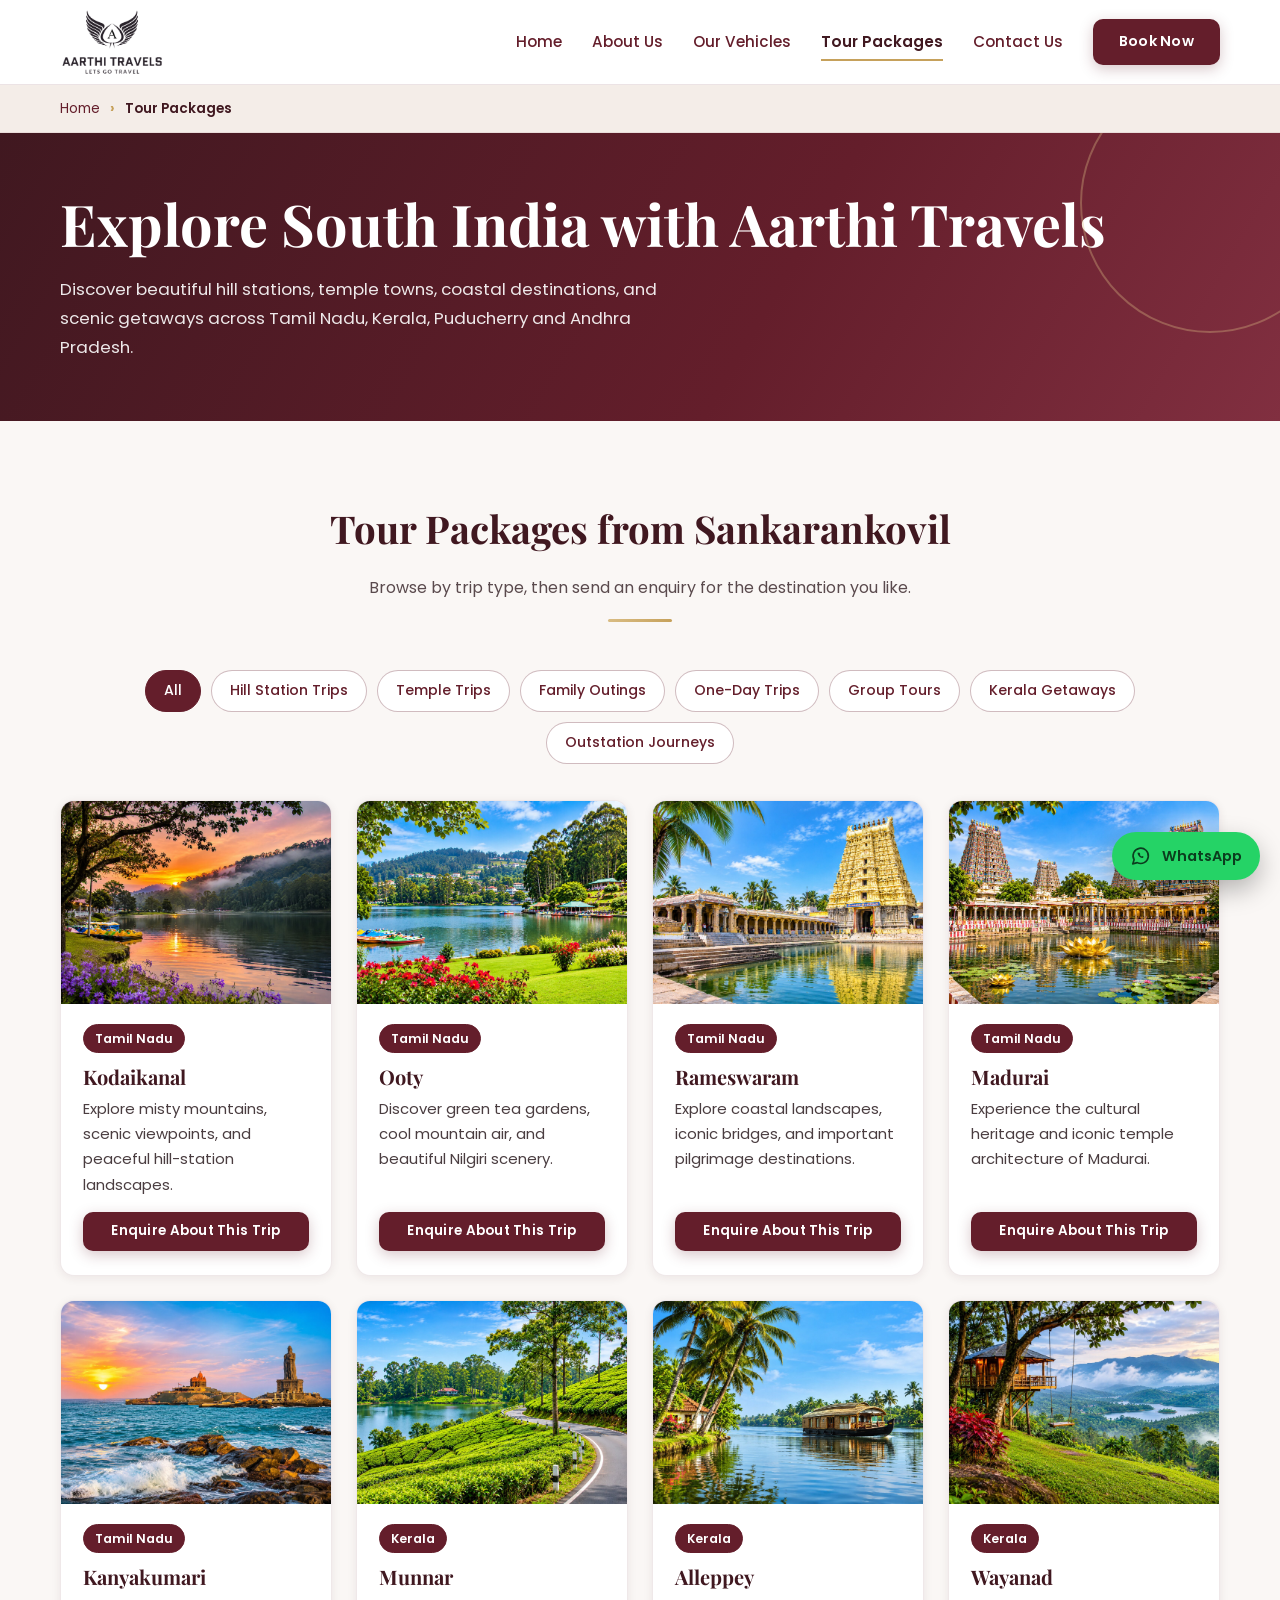
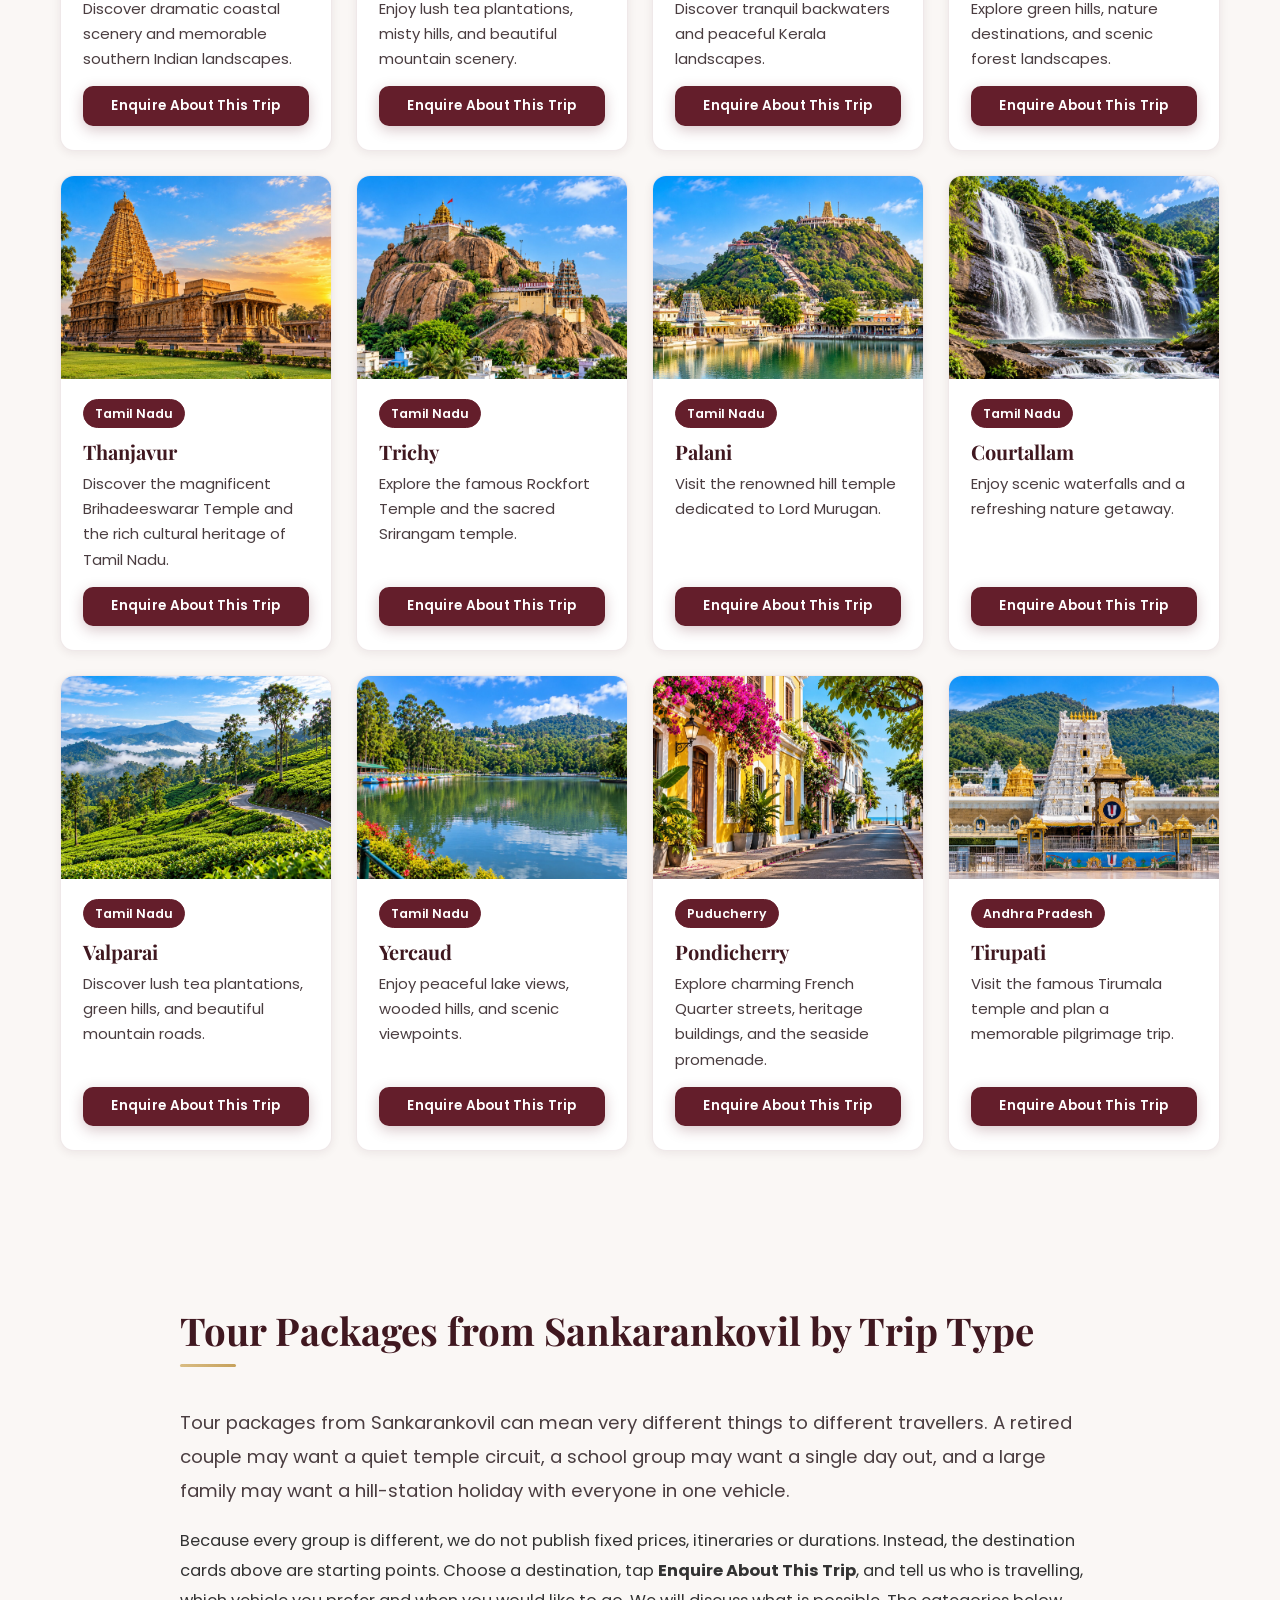
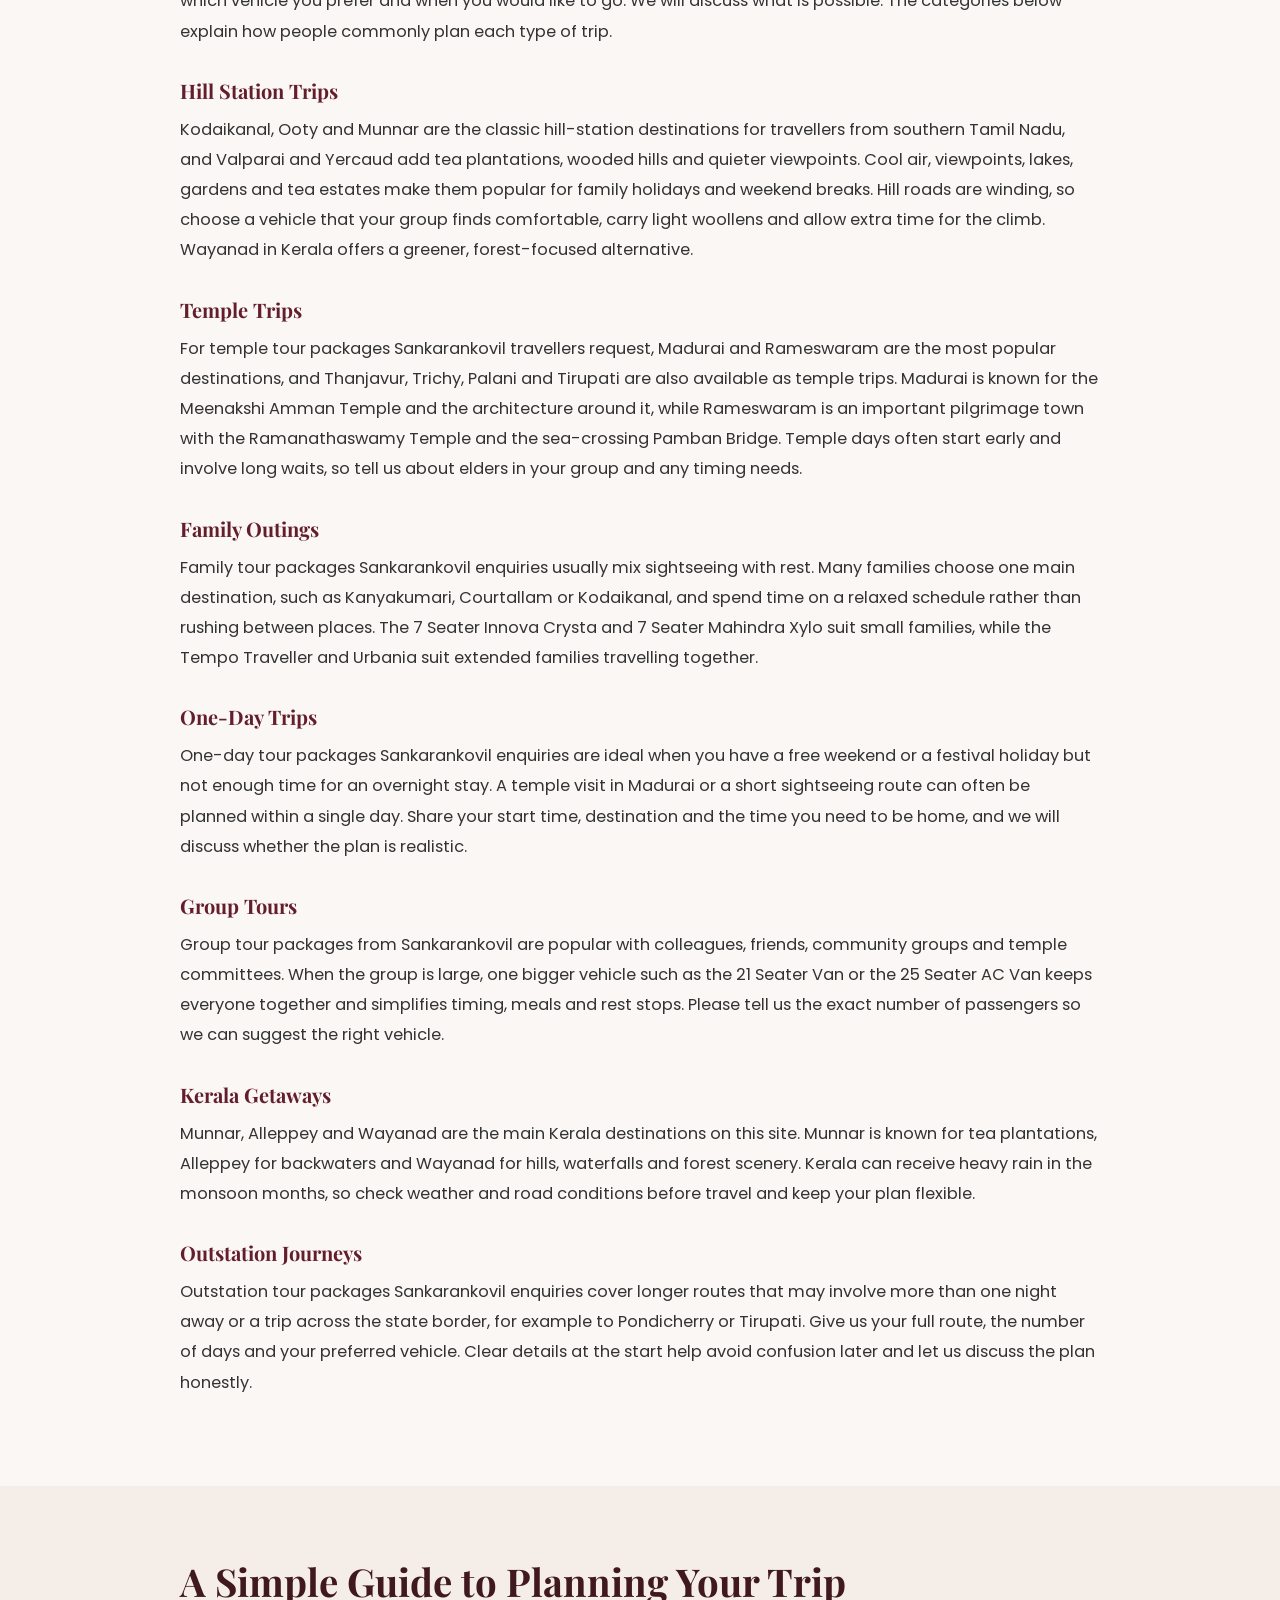
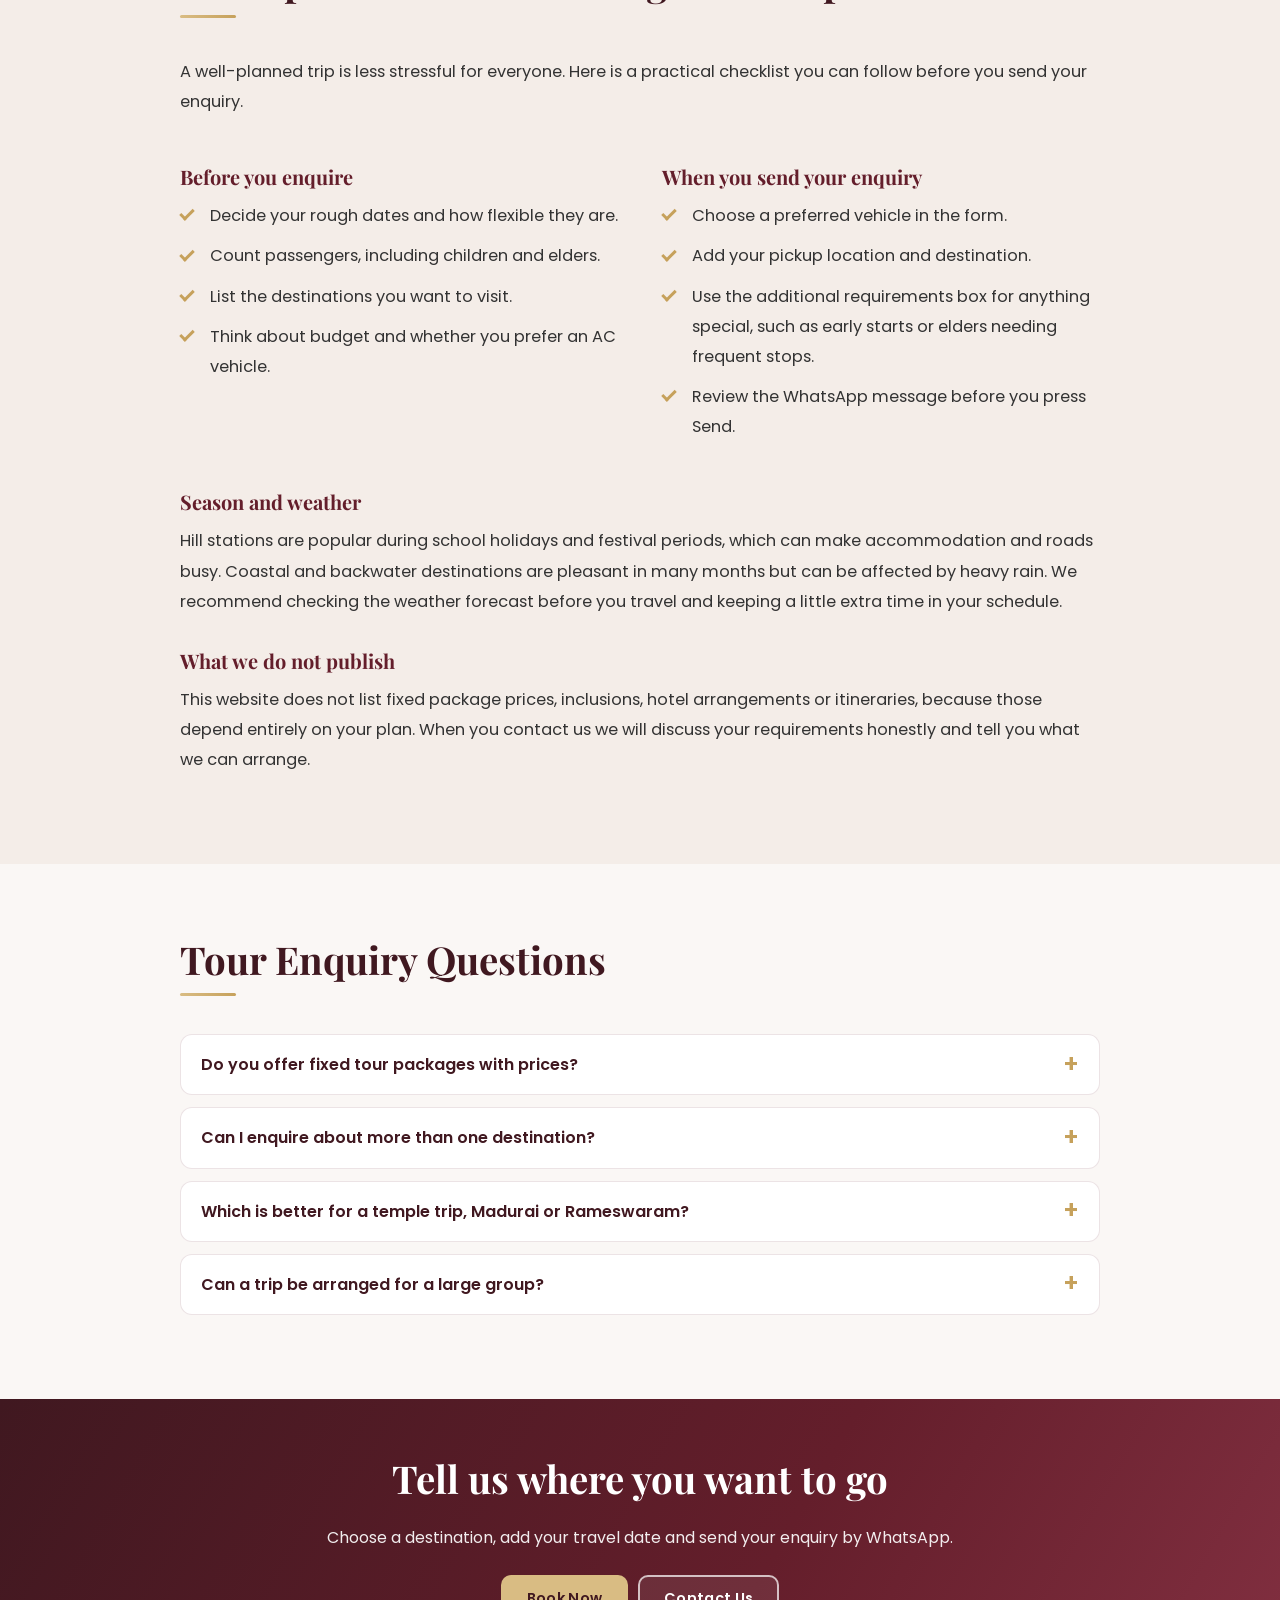
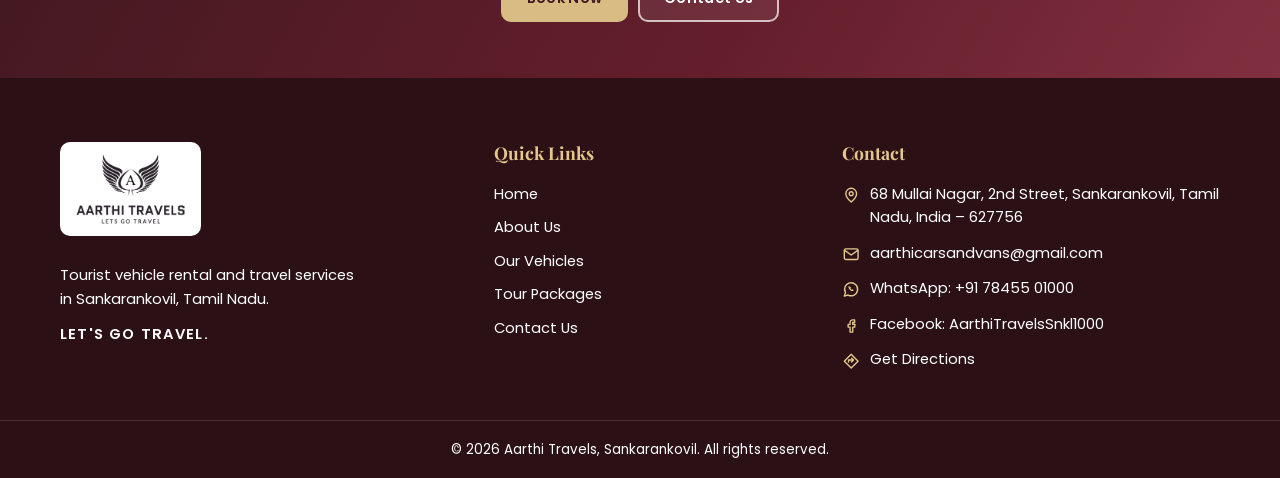
<file: tour-packages.html>
<!DOCTYPE html>
<html lang="en">
<head>
<meta charset="utf-8">
<meta name="viewport" content="width=device-width, initial-scale=1">
<title>Tour Packages from Sankarankovil | Tamil Nadu &amp; Kerala | Aarthi Travels</title>
<meta name="description" content="Family, temple, one-day and group tour enquiries from Sankarankovil to Kodaikanal, Ooty, Munnar, Rameswaram, Madurai, Kanyakumari, Alleppey and Wayanad.">
<meta name="keywords" content="Tour packages from Sankarankovil, Family tour packages Sankarankovil, One-day tour packages Sankarankovil, Temple tour packages Sankarankovil, Group tour packages from Sankarankovil, Outstation tour packages Sankarankovil">
<meta name="theme-color" content="#641E2B">
<meta property="og:type" content="website"><meta property="og:site_name" content="Aarthi Travels">
<meta property="og:title" content="Tour Packages from Sankarankovil | Tamil Nadu &amp;amp; Kerala | Aarthi Travels"><meta property="og:description" content="Family, temple, one-day and group tour enquiries from Sankarankovil to Kodaikanal, Ooty, Munnar, Rameswaram, Madurai, Kanyakumari, Alleppey and Wayanad."><meta property="og:locale" content="en_IN">
<meta name="twitter:card" content="summary_large_image"><meta name="twitter:title" content="Tour Packages from Sankarankovil | Tamil Nadu &amp;amp; Kerala | Aarthi Travels"><meta name="twitter:description" content="Family, temple, one-day and group tour enquiries from Sankarankovil to Kodaikanal, Ooty, Munnar, Rameswaram, Madurai, Kanyakumari, Alleppey and Wayanad.">
<!-- Add og:image / og:url / canonical once the production domain is known (see README). -->
<link rel="icon" type="image/svg+xml" href="images/icons/favicon.svg">
<link rel="preconnect" href="https://fonts.googleapis.com"><link rel="preconnect" href="https://fonts.gstatic.com" crossorigin>
<link href="https://fonts.googleapis.com/css2?family=Playfair+Display:wght@600;700&family=Poppins:wght@400;500;600&display=swap" rel="stylesheet">
<link rel="stylesheet" href="css/style.css?v=20261029"><link rel="stylesheet" href="css/responsive.css?v=20261029"><link rel="stylesheet" href="css/animations.css?v=20261029">
<script>document.documentElement.classList.add('js');</script>
<script type="application/ld+json">{"@context": "https://schema.org", "@type": "TravelAgency", "name": "Aarthi Travels", "slogan": "LETS GO TRAVEL", "description": "Tourist vehicle rental and travel service in Sankarankovil, Tamil Nadu — vans, Urbania, Tempo Traveller and 7-seater cars for family, group and outstation travel.", "email": "aarthicarsandvans@gmail.com", "telephone": "+917845501000", "address": {"@type": "PostalAddress", "streetAddress": "68 Mullai Nagar, 2nd Street", "addressLocality": "Sankarankovil", "addressRegion": "Tamil Nadu", "postalCode": "627756", "addressCountry": "IN"}, "areaServed": ["Tamil Nadu", "Kerala"], "sameAs": ["https://www.facebook.com/AarthiTravelsSnkl1000"]}</script>
<script type="application/ld+json">{"@context": "https://schema.org", "@type": "BreadcrumbList", "itemListElement": [{"@type": "ListItem", "position": 1, "name": "Home", "item": "https://YOUR-DOMAIN/index.html"}, {"@type": "ListItem", "position": 2, "name": "Tour Packages"}]}</script>
</head>
<body>
<a class="skip-link" href="#main">Skip to main content</a>
<header class="site-header">
  <div class="container header-inner">
    <a class="logo" href="index.html" aria-label="Aarthi Travels — home"><img src="images/logo/aarthi-travels-logo.png" alt="Aarthi Travels logo — Lets Go Travel" width="585" height="382"></a>
    <button class="nav-toggle" type="button" aria-expanded="false" aria-controls="main-nav" aria-label="Open menu"><span class="bars"></span></button>
    <nav class="main-nav" id="main-nav" aria-label="Main navigation"><ul><li><a href="index.html">Home</a></li><li><a href="about.html">About Us</a></li><li><a href="vehicles.html">Our Vehicles</a></li><li><a href="tour-packages.html" aria-current="page">Tour Packages</a></li><li><a href="contact.html">Contact Us</a></li><li><button type="button" class="btn btn-primary" data-open-booking>Book Now</button></li></ul></nav>
  </div>
</header><nav class="breadcrumb" aria-label="Breadcrumb"><div class="container"><ol>
  <li><a href="index.html">Home</a></li><li><span aria-current="page">Tour Packages</span></li></ol></div></nav>
<main id="main">
<section class="page-banner"><div class="container"><h1>Explore South India with Aarthi Travels</h1><p>Discover beautiful hill stations, temple towns, coastal destinations, and scenic getaways across Tamil Nadu, Kerala, Puducherry and Andhra Pradesh.</p></div></section>
<section class="section"><div class="container">
 <div class="section-head reveal"><h2>Tour Packages from Sankarankovil</h2><p>Browse by trip type, then send an enquiry for the destination you like.</p></div>
 <ul class="filter-bar" aria-label="Filter destinations by trip type"><li><button type="button" class="filter-btn" data-filter="all" aria-pressed="true">All</button></li><li><button type="button" class="filter-btn" data-filter="hill" aria-pressed="false">Hill Station Trips</button></li><li><button type="button" class="filter-btn" data-filter="temple" aria-pressed="false">Temple Trips</button></li><li><button type="button" class="filter-btn" data-filter="family" aria-pressed="false">Family Outings</button></li><li><button type="button" class="filter-btn" data-filter="oneday" aria-pressed="false">One-Day Trips</button></li><li><button type="button" class="filter-btn" data-filter="group" aria-pressed="false">Group Tours</button></li><li><button type="button" class="filter-btn" data-filter="kerala" aria-pressed="false">Kerala Getaways</button></li><li><button type="button" class="filter-btn" data-filter="outstation" aria-pressed="false">Outstation Journeys</button></li></ul>
 <p class="sr-only" id="filter-count" role="status" aria-live="polite"></p>
 <div class="grid grid-dest" id="dest-grid">
<article class="card tilt" data-categories="hill family group outstation" id="kodaikanal">
  <div class="card-img"><img src="images/destinations/kodaikanal.jpg" alt="Kodaikanal, Tamil Nadu — tourist destination" width="900" height="675" loading="lazy"></div>
  <div class="card-body">
    <ul class="chips"><li class="chip state">Tamil Nadu</li></ul>
    <h3>Kodaikanal</h3><p>Explore misty mountains, scenic viewpoints, and peaceful hill-station landscapes.</p><button type="button" class="btn btn-primary btn-sm push" data-open-booking data-destination="Kodaikanal">Enquire About This Trip<span class="sr-only"> to Kodaikanal</span></button>
  </div>
</article>
<article class="card tilt" data-categories="hill family group outstation" id="ooty">
  <div class="card-img"><img src="images/destinations/ooty.jpg" alt="Ooty, Tamil Nadu — tourist destination" width="900" height="675" loading="lazy"></div>
  <div class="card-body">
    <ul class="chips"><li class="chip state">Tamil Nadu</li></ul>
    <h3>Ooty</h3><p>Discover green tea gardens, cool mountain air, and beautiful Nilgiri scenery.</p><button type="button" class="btn btn-primary btn-sm push" data-open-booking data-destination="Ooty">Enquire About This Trip<span class="sr-only"> to Ooty</span></button>
  </div>
</article>
<article class="card tilt" data-categories="temple family group outstation" id="rameswaram">
  <div class="card-img"><img src="images/destinations/rameswaram.jpg" alt="Rameswaram, Tamil Nadu — tourist destination" width="900" height="675" loading="lazy"></div>
  <div class="card-body">
    <ul class="chips"><li class="chip state">Tamil Nadu</li></ul>
    <h3>Rameswaram</h3><p>Explore coastal landscapes, iconic bridges, and important pilgrimage destinations.</p><button type="button" class="btn btn-primary btn-sm push" data-open-booking data-destination="Rameswaram">Enquire About This Trip<span class="sr-only"> to Rameswaram</span></button>
  </div>
</article>
<article class="card tilt" data-categories="temple family oneday" id="madurai">
  <div class="card-img"><img src="images/destinations/madurai.jpg" alt="Madurai, Tamil Nadu — tourist destination" width="900" height="675" loading="lazy"></div>
  <div class="card-body">
    <ul class="chips"><li class="chip state">Tamil Nadu</li></ul>
    <h3>Madurai</h3><p>Experience the cultural heritage and iconic temple architecture of Madurai.</p><button type="button" class="btn btn-primary btn-sm push" data-open-booking data-destination="Madurai">Enquire About This Trip<span class="sr-only"> to Madurai</span></button>
  </div>
</article>
<article class="card tilt" data-categories="family group outstation" id="kanyakumari">
  <div class="card-img"><img src="images/destinations/kanyakumari.jpg" alt="Kanyakumari, Tamil Nadu — tourist destination" width="900" height="675" loading="lazy"></div>
  <div class="card-body">
    <ul class="chips"><li class="chip state">Tamil Nadu</li></ul>
    <h3>Kanyakumari</h3><p>Discover dramatic coastal scenery and memorable southern Indian landscapes.</p><button type="button" class="btn btn-primary btn-sm push" data-open-booking data-destination="Kanyakumari">Enquire About This Trip<span class="sr-only"> to Kanyakumari</span></button>
  </div>
</article>
<article class="card tilt" data-categories="hill kerala family outstation" id="munnar">
  <div class="card-img"><img src="images/destinations/munnar.jpg" alt="Munnar, Kerala — tourist destination" width="900" height="675" loading="lazy"></div>
  <div class="card-body">
    <ul class="chips"><li class="chip state">Kerala</li></ul>
    <h3>Munnar</h3><p>Enjoy lush tea plantations, misty hills, and beautiful mountain scenery.</p><button type="button" class="btn btn-primary btn-sm push" data-open-booking data-destination="Munnar">Enquire About This Trip<span class="sr-only"> to Munnar</span></button>
  </div>
</article>
<article class="card tilt" data-categories="kerala family group outstation" id="alleppey">
  <div class="card-img"><img src="images/destinations/alleppey.jpg" alt="Alleppey, Kerala — tourist destination" width="900" height="675" loading="lazy"></div>
  <div class="card-body">
    <ul class="chips"><li class="chip state">Kerala</li></ul>
    <h3>Alleppey</h3><p>Discover tranquil backwaters and peaceful Kerala landscapes.</p><button type="button" class="btn btn-primary btn-sm push" data-open-booking data-destination="Alleppey">Enquire About This Trip<span class="sr-only"> to Alleppey</span></button>
  </div>
</article>
<article class="card tilt" data-categories="hill kerala family outstation" id="wayanad">
  <div class="card-img"><img src="images/destinations/wayanad.jpg" alt="Wayanad, Kerala — tourist destination" width="900" height="675" loading="lazy"></div>
  <div class="card-body">
    <ul class="chips"><li class="chip state">Kerala</li></ul>
    <h3>Wayanad</h3><p>Explore green hills, nature destinations, and scenic forest landscapes.</p><button type="button" class="btn btn-primary btn-sm push" data-open-booking data-destination="Wayanad">Enquire About This Trip<span class="sr-only"> to Wayanad</span></button>
  </div>
</article>
<article class="card tilt" data-categories="temple group" id="thanjavur">
  <div class="card-img"><img src="images/destinations/thanjavur-temple.jpg" alt="Thanjavur, Tamil Nadu — Brihadeeswarar Temple" width="1448" height="1086" loading="lazy"></div>
  <div class="card-body">
    <ul class="chips"><li class="chip state">Tamil Nadu</li></ul>
    <h3>Thanjavur</h3><p>Discover the magnificent Brihadeeswarar Temple and the rich cultural heritage of Tamil Nadu.</p><button type="button" class="btn btn-primary btn-sm push" data-open-booking data-destination="Thanjavur">Enquire About This Trip<span class="sr-only"> to Thanjavur</span></button>
  </div>
</article>
<article class="card tilt" data-categories="temple group" id="trichy">
  <div class="card-img"><img src="images/destinations/trichy-rockfort-temple.jpg" alt="Trichy, Tamil Nadu — Rockfort Temple" width="1448" height="1086" loading="lazy"></div>
  <div class="card-body">
    <ul class="chips"><li class="chip state">Tamil Nadu</li></ul>
    <h3>Trichy</h3><p>Explore the famous Rockfort Temple and the sacred Srirangam temple.</p><button type="button" class="btn btn-primary btn-sm push" data-open-booking data-destination="Trichy">Enquire About This Trip<span class="sr-only"> to Trichy</span></button>
  </div>
</article>
<article class="card tilt" data-categories="temple" id="palani">
  <div class="card-img"><img src="images/destinations/palani-hill-temple.jpg" alt="Palani, Tamil Nadu — hill temple" width="1448" height="1086" loading="lazy"></div>
  <div class="card-body">
    <ul class="chips"><li class="chip state">Tamil Nadu</li></ul>
    <h3>Palani</h3><p>Visit the renowned hill temple dedicated to Lord Murugan.</p><button type="button" class="btn btn-primary btn-sm push" data-open-booking data-destination="Palani">Enquire About This Trip<span class="sr-only"> to Palani</span></button>
  </div>
</article>
<article class="card tilt" data-categories="family oneday" id="courtallam">
  <div class="card-img"><img src="images/destinations/courtallam-waterfalls.jpg" alt="Courtallam, Tamil Nadu — waterfalls" width="1448" height="1086" loading="lazy"></div>
  <div class="card-body">
    <ul class="chips"><li class="chip state">Tamil Nadu</li></ul>
    <h3>Courtallam</h3><p>Enjoy scenic waterfalls and a refreshing nature getaway.</p><button type="button" class="btn btn-primary btn-sm push" data-open-booking data-destination="Courtallam">Enquire About This Trip<span class="sr-only"> to Courtallam</span></button>
  </div>
</article>
<article class="card tilt" data-categories="hill family" id="valparai">
  <div class="card-img"><img src="images/destinations/valparai-tea-estates.jpg" alt="Valparai, Tamil Nadu — tea estates" width="1448" height="1086" loading="lazy"></div>
  <div class="card-body">
    <ul class="chips"><li class="chip state">Tamil Nadu</li></ul>
    <h3>Valparai</h3><p>Discover lush tea plantations, green hills, and beautiful mountain roads.</p><button type="button" class="btn btn-primary btn-sm push" data-open-booking data-destination="Valparai">Enquire About This Trip<span class="sr-only"> to Valparai</span></button>
  </div>
</article>
<article class="card tilt" data-categories="hill family" id="yercaud">
  <div class="card-img"><img src="images/destinations/yercaud-lake.jpg" alt="Yercaud, Tamil Nadu — lake and hills" width="1448" height="1086" loading="lazy"></div>
  <div class="card-body">
    <ul class="chips"><li class="chip state">Tamil Nadu</li></ul>
    <h3>Yercaud</h3><p>Enjoy peaceful lake views, wooded hills, and scenic viewpoints.</p><button type="button" class="btn btn-primary btn-sm push" data-open-booking data-destination="Yercaud">Enquire About This Trip<span class="sr-only"> to Yercaud</span></button>
  </div>
</article>
<article class="card tilt" data-categories="outstation family" id="pondicherry">
  <div class="card-img"><img src="images/destinations/pondicherry-french-quarter.jpg" alt="Pondicherry, Puducherry — French Quarter" width="1448" height="1086" loading="lazy"></div>
  <div class="card-body">
    <ul class="chips"><li class="chip state">Puducherry</li></ul>
    <h3>Pondicherry</h3><p>Explore charming French Quarter streets, heritage buildings, and the seaside promenade.</p><button type="button" class="btn btn-primary btn-sm push" data-open-booking data-destination="Pondicherry">Enquire About This Trip<span class="sr-only"> to Pondicherry</span></button>
  </div>
</article>
<article class="card tilt" data-categories="group temple outstation" id="tirupati">
  <div class="card-img"><img src="images/destinations/tirupati-tirumala-temple.jpg" alt="Tirupati, Andhra Pradesh — Tirumala temple" width="1448" height="1086" loading="lazy"></div>
  <div class="card-body">
    <ul class="chips"><li class="chip state">Andhra Pradesh</li></ul>
    <h3>Tirupati</h3><p>Visit the famous Tirumala temple and plan a memorable pilgrimage trip.</p><button type="button" class="btn btn-primary btn-sm push" data-open-booking data-destination="Tirupati">Enquire About This Trip<span class="sr-only"> to Tirupati</span></button>
  </div>
</article>
 </div>
</div></section><section class="content-section"><div class="container"><h2>Tour Packages from Sankarankovil by Trip Type</h2>
<p class="lead">Tour packages from Sankarankovil can mean very different things to different travellers. A retired couple may want a quiet temple circuit, a school group may want a single day out, and a large family may want a hill-station holiday with everyone in one vehicle.</p>
<p>Because every group is different, we do not publish fixed prices, itineraries or durations. Instead, the destination cards above are starting points. Choose a destination, tap <strong>Enquire About This Trip</strong>, and tell us who is travelling, which vehicle you prefer and when you would like to go. We will discuss what is possible. The categories below explain how people commonly plan each type of trip.</p><h3>Hill Station Trips</h3><p>Kodaikanal, Ooty and Munnar are the classic hill-station destinations for travellers from southern Tamil Nadu, and Valparai and Yercaud add tea plantations, wooded hills and quieter viewpoints. Cool air, viewpoints, lakes, gardens and tea estates make them popular for family holidays and weekend breaks. Hill roads are winding, so choose a vehicle that your group finds comfortable, carry light woollens and allow extra time for the climb. Wayanad in Kerala offers a greener, forest-focused alternative.</p><h3>Temple Trips</h3><p>For temple tour packages Sankarankovil travellers request, Madurai and Rameswaram are the most popular destinations, and Thanjavur, Trichy, Palani and Tirupati are also available as temple trips. Madurai is known for the Meenakshi Amman Temple and the architecture around it, while Rameswaram is an important pilgrimage town with the Ramanathaswamy Temple and the sea-crossing Pamban Bridge. Temple days often start early and involve long waits, so tell us about elders in your group and any timing needs.</p><h3>Family Outings</h3><p>Family tour packages Sankarankovil enquiries usually mix sightseeing with rest. Many families choose one main destination, such as Kanyakumari, Courtallam or Kodaikanal, and spend time on a relaxed schedule rather than rushing between places. The 7 Seater Innova Crysta and 7 Seater Mahindra Xylo suit small families, while the Tempo Traveller and Urbania suit extended families travelling together.</p><h3>One-Day Trips</h3><p>One-day tour packages Sankarankovil enquiries are ideal when you have a free weekend or a festival holiday but not enough time for an overnight stay. A temple visit in Madurai or a short sightseeing route can often be planned within a single day. Share your start time, destination and the time you need to be home, and we will discuss whether the plan is realistic.</p><h3>Group Tours</h3><p>Group tour packages from Sankarankovil are popular with colleagues, friends, community groups and temple committees. When the group is large, one bigger vehicle such as the 21 Seater Van or the 25 Seater AC Van keeps everyone together and simplifies timing, meals and rest stops. Please tell us the exact number of passengers so we can suggest the right vehicle.</p><h3>Kerala Getaways</h3><p>Munnar, Alleppey and Wayanad are the main Kerala destinations on this site. Munnar is known for tea plantations, Alleppey for backwaters and Wayanad for hills, waterfalls and forest scenery. Kerala can receive heavy rain in the monsoon months, so check weather and road conditions before travel and keep your plan flexible.</p><h3>Outstation Journeys</h3><p>Outstation tour packages Sankarankovil enquiries cover longer routes that may involve more than one night away or a trip across the state border, for example to Pondicherry or Tirupati. Give us your full route, the number of days and your preferred vehicle. Clear details at the start help avoid confusion later and let us discuss the plan honestly.</p></div></section><section class="content-section alt"><div class="container"><h2>A Simple Guide to Planning Your Trip</h2>
<p>A well-planned trip is less stressful for everyone. Here is a practical checklist you can follow before you send your enquiry.</p>
<div class="two-col"><div><h3>Before you enquire</h3><ul class="tick-list"><li>Decide your rough dates and how flexible they are.</li><li>Count passengers, including children and elders.</li><li>List the destinations you want to visit.</li><li>Think about budget and whether you prefer an AC vehicle.</li></ul></div>
<div><h3>When you send your enquiry</h3><ul class="tick-list"><li>Choose a preferred vehicle in the form.</li><li>Add your pickup location and destination.</li><li>Use the additional requirements box for anything special, such as early starts or elders needing frequent stops.</li><li>Review the WhatsApp message before you press Send.</li></ul></div></div>
<h3>Season and weather</h3>
<p>Hill stations are popular during school holidays and festival periods, which can make accommodation and roads busy. Coastal and backwater destinations are pleasant in many months but can be affected by heavy rain. We recommend checking the weather forecast before you travel and keeping a little extra time in your schedule.</p>
<h3>What we do not publish</h3>
<p>This website does not list fixed package prices, inclusions, hotel arrangements or itineraries, because those depend entirely on your plan. When you contact us we will discuss your requirements honestly and tell you what we can arrange.</p></div></section><section class="content-section"><div class="container"><h2>Tour Enquiry Questions</h2><details class="faq"><summary>Do you offer fixed tour packages with prices?</summary><div class="faq-body"><p>We do not publish fixed prices or itineraries online. Choose a destination, send an enquiry and we will discuss what suits your group.</p></div></details><details class="faq"><summary>Can I enquire about more than one destination?</summary><div class="faq-body"><p>Yes. Mention every place you would like to visit in the additional requirements box or in WhatsApp.</p></div></details><details class="faq"><summary>Which is better for a temple trip, Madurai or Rameswaram?</summary><div class="faq-body"><p>Both are important temple destinations. Madurai is a good fit for a shorter visit, while Rameswaram usually needs more time. Tell us your timings and we can discuss the plan.</p></div></details><details class="faq"><summary>Can a trip be arranged for a large group?</summary><div class="faq-body"><p>You can enquire for groups up to the capacity of our largest vehicle, the 25 Seater AC Van. Share your passenger count so we can suggest the right option.</p></div></details></div></section><section class="cta-band"><div class="container"><h2>Tell us where you want to go</h2><p>Choose a destination, add your travel date and send your enquiry by WhatsApp.</p><button type="button" class="btn btn-gold" data-open-booking>Book Now</button><a class="btn btn-ghost-light" href="contact.html">Contact Us</a></div></section>
</main>
<footer class="site-footer">
  <div class="container footer-grid">
    <div class="footer-brand"><a class="footer-logo" href="index.html" aria-label="Aarthi Travels — home"><img src="images/logo/aarthi-travels-logo.png" alt="Aarthi Travels logo" width="585" height="382" loading="lazy"></a>
      <p class="footer-desc">Tourist vehicle rental and travel services in Sankarankovil, Tamil Nadu.</p>
      <p class="footer-tagline">LET'S GO TRAVEL.</p></div>
    <nav class="footer-links" aria-label="Quick Links"><h2>Quick Links</h2><ul><li><a href="index.html">Home</a></li><li><a href="about.html">About Us</a></li><li><a href="vehicles.html">Our Vehicles</a></li><li><a href="tour-packages.html">Tour Packages</a></li><li><a href="contact.html">Contact Us</a></li></ul></nav>
    <div class="footer-contact"><h2>Contact</h2>
      <ul class="footer-contact-list">
      <li><svg class="icon" viewBox="0 0 24 24" aria-hidden="true"><path d="M12 21s7-6.2 7-11a7 7 0 1 0-14 0c0 4.800 7 11 7 11z"/><circle cx="12" cy="10" r="2.500"/></svg><address>68 Mullai Nagar, 2nd Street, Sankarankovil, Tamil Nadu, India – 627756</address></li>
      <li><svg class="icon" viewBox="0 0 24 24" aria-hidden="true"><rect x="3" y="5" width="18" height="14" rx="2"/><path d="M3.500 7l8.500 6 8.500-6"/></svg><a href="mailto:aarthicarsandvans@gmail.com">aarthicarsandvans@gmail.com</a></li>
      <li><svg class="icon" viewBox="0 0 24 24" aria-hidden="true"><path d="M3 21l1.6-4.6A8.5 8.5 0 1 1 8 19.6z"/><path class="fill" d="M9.2 7.8c-.4.4-.9 1-.7 2 .3 1.5 1.7 3.2 3.2 4.1 1.1.6 2 .6 2.600.3.5-.3.9-.9.9-1.200l-1.700-.9-.7.6a3.400 3.400 0 0 1-1.900-1.800l.6-.7-.9-1.700c-.4 0-1.100.1-1.400.3z"/></svg><a href="https://wa.me/917845501000" target="_blank" rel="noopener">WhatsApp: +91 78455 01000</a></li>
      <li><svg class="icon" viewBox="0 0 24 24" aria-hidden="true"><path d="M14 8.500h2.500V5H14a3.500 3.500 0 0 0-3.500 3.500V11H8v3.500h2.500V21H14v-6.500h2.500L17 11h-3V8.500a.5.5 0 0 1 .5-.5z"/></svg><a href="https://www.facebook.com/AarthiTravelsSnkl1000" target="_blank" rel="noopener">Facebook: AarthiTravelsSnkl1000</a></li>
      <li><svg class="icon" viewBox="0 0 24 24" aria-hidden="true"><path d="M12 3l9 9-9 9-9-9z"/><path d="M8.500 13v-2.500H15M12.500 8l2.500 2.500-2.500 2.500"/></svg><a href="https://www.google.com/maps/dir/?api=1&destination=68%20Mullai%20Nagar%2C%202nd%20Street%2C%20Sankarankovil%2C%20Tamil%20Nadu%20627756%2C%20India" target="_blank" rel="noopener">Get Directions</a></li></ul></div>
  </div>
  <div class="footer-bottom"><div class="container"><p>&copy; <span data-year>2026</span> Aarthi Travels, Sankarankovil. All rights reserved.</p></div></div>
</footer>
<dialog class="booking-dialog" id="booking-dialog" aria-labelledby="booking-title">
  <div class="dialog-head"><div><h2 id="booking-title">Booking Enquiry</h2><p id="booking-vehicle-label">Choose a vehicle and share your travel details.</p></div>
    <button type="button" class="dialog-close" data-close-booking aria-label="Close booking enquiry form">&times;</button></div>
  <div class="dialog-body"><form data-enquiry-form novalidate>
  <div class="form-grid">
    <div class="field"><label for="bk-name">Full Name <span class="req" aria-hidden="true">*</span><span class="sr-only">(required)</span></label><input id="bk-name" name="name" type="text" required aria-describedby="bk-name-error" autocomplete="name"><div class="error" id="bk-name-error" role="alert"></div></div>
    <div class="field"><label for="bk-phone">Phone Number <span class="req" aria-hidden="true">*</span><span class="sr-only">(required)</span></label><input id="bk-phone" name="phone" type="tel" required aria-describedby="bk-phone-error" autocomplete="tel" inputmode="tel" placeholder="e.g. 98765 43210"><div class="error" id="bk-phone-error" role="alert"></div></div>
    <div class="field full"><label for="bk-email">Email Address <span style="font-weight:400;color:#6b5a5d">(optional)</span></label><input id="bk-email" name="email" type="email" aria-describedby="bk-email-error" autocomplete="email"><div class="error" id="bk-email-error" role="alert"></div></div>
    <div class="field"><label for="bk-pickup">Pickup Location <span class="req" aria-hidden="true">*</span><span class="sr-only">(required)</span></label><input id="bk-pickup" name="pickup" type="text" required aria-describedby="bk-pickup-error" autocomplete="off"><div class="error" id="bk-pickup-error" role="alert"></div></div>
    <div class="field"><label for="bk-destination">Destination <span class="req" aria-hidden="true">*</span><span class="sr-only">(required)</span></label><input id="bk-destination" name="destination" type="text" required aria-describedby="bk-destination-error" autocomplete="off"><div class="error" id="bk-destination-error" role="alert"></div></div>
    <div class="field"><label for="bk-date">Travel Date <span class="req" aria-hidden="true">*</span><span class="sr-only">(required)</span></label><input id="bk-date" name="date" type="date" required aria-describedby="bk-date-error" ><div class="error" id="bk-date-error" role="alert"></div></div>
    <div class="field"><label for="bk-returnDate">Return Date <span style="font-weight:400;color:#6b5a5d">(optional)</span></label><input id="bk-returnDate" name="returnDate" type="date" aria-describedby="bk-returnDate-error" ><div class="error" id="bk-returnDate-error" role="alert"></div></div>
    <div class="field"><label for="bk-passengers">Number of Passengers <span class="req" aria-hidden="true">*</span><span class="sr-only">(required)</span></label><input id="bk-passengers" name="passengers" type="number" required aria-describedby="bk-passengers-error" min="1" max="60" inputmode="numeric"><div class="error" id="bk-passengers-error" role="alert"></div></div>
    <div class="field"><label for="bk-vehicle">Preferred Vehicle <span class="req" aria-hidden="true">*</span><span class="sr-only">(required)</span></label>
      <select id="bk-vehicle" name="vehicle" required aria-describedby="bk-vehicle-error"><option value="">Select a vehicle</option><option value="16 Seater Urbania">16 Seater Urbania</option><option value="13 Seater Tempo Traveller">13 Seater Tempo Traveller</option><option value="25 Seater AC Van">25 Seater AC Van</option><option value="21 Seater Van">21 Seater Van</option><option value="7 Seater Innova Crysta">7 Seater Innova Crysta</option><option value="7 Seater Mahindra Xylo">7 Seater Mahindra Xylo</option></select><div class="error" id="bk-vehicle-error" role="alert"></div></div>
    <div class="field full"><label for="bk-notes">Additional Requirements <span style="font-weight:400;color:#6b5a5d">(optional)</span></label><textarea id="bk-notes" name="notes" rows="3"></textarea></div>
  </div>
  <div class="form-actions">
    <button type="submit" class="btn btn-primary" data-channel="whatsapp"><svg class="icon" viewBox="0 0 24 24" aria-hidden="true"><path d="M3 21l1.6-4.6A8.5 8.5 0 1 1 8 19.6z"/><path class="fill" d="M9.2 7.8c-.4.4-.9 1-.7 2 .3 1.5 1.7 3.2 3.2 4.1 1.1.6 2 .6 2.600.3.5-.3.9-.9.9-1.200l-1.700-.9-.7.6a3.400 3.400 0 0 1-1.900-1.800l.6-.7-.9-1.700c-.4 0-1.100.1-1.400.3z"/></svg> Send Enquiry on WhatsApp</button>
    <button type="submit" class="btn btn-outline" data-channel="email">Send by Email</button>
  </div>
  <div class="form-status" role="status" aria-live="polite" hidden></div>
  <p class="form-help">This is an enquiry, not a confirmed booking. Your message opens in WhatsApp or your email app so you can review it before sending. Aarthi Travels will confirm availability and details with you.</p>
</form></div>
</dialog>
<a class="wa-float" href="https://wa.me/917845501000" target="_blank" rel="noopener" aria-label="Chat with Aarthi Travels on WhatsApp"><svg class="icon" viewBox="0 0 24 24" aria-hidden="true"><path d="M3 21l1.6-4.6A8.5 8.5 0 1 1 8 19.6z"/><path class="fill" d="M9.2 7.8c-.4.4-.9 1-.7 2 .3 1.5 1.7 3.2 3.2 4.1 1.1.6 2 .6 2.600.3.5-.3.9-.9.9-1.200l-1.700-.9-.7.6a3.400 3.400 0 0 1-1.900-1.800l.6-.7-.9-1.700c-.4 0-1.100.1-1.400.3z"/></svg><span>WhatsApp</span></a>
<script src="js/main.js?v=20261029" defer></script><script src="js/navigation.js?v=20261029" defer></script><script src="js/vehicle-booking.js?v=20261029" defer></script><script src="js/contact-form.js?v=20261029" defer></script><script src="js/animations.js?v=20261029" defer></script>
</body>
</html>
</file>
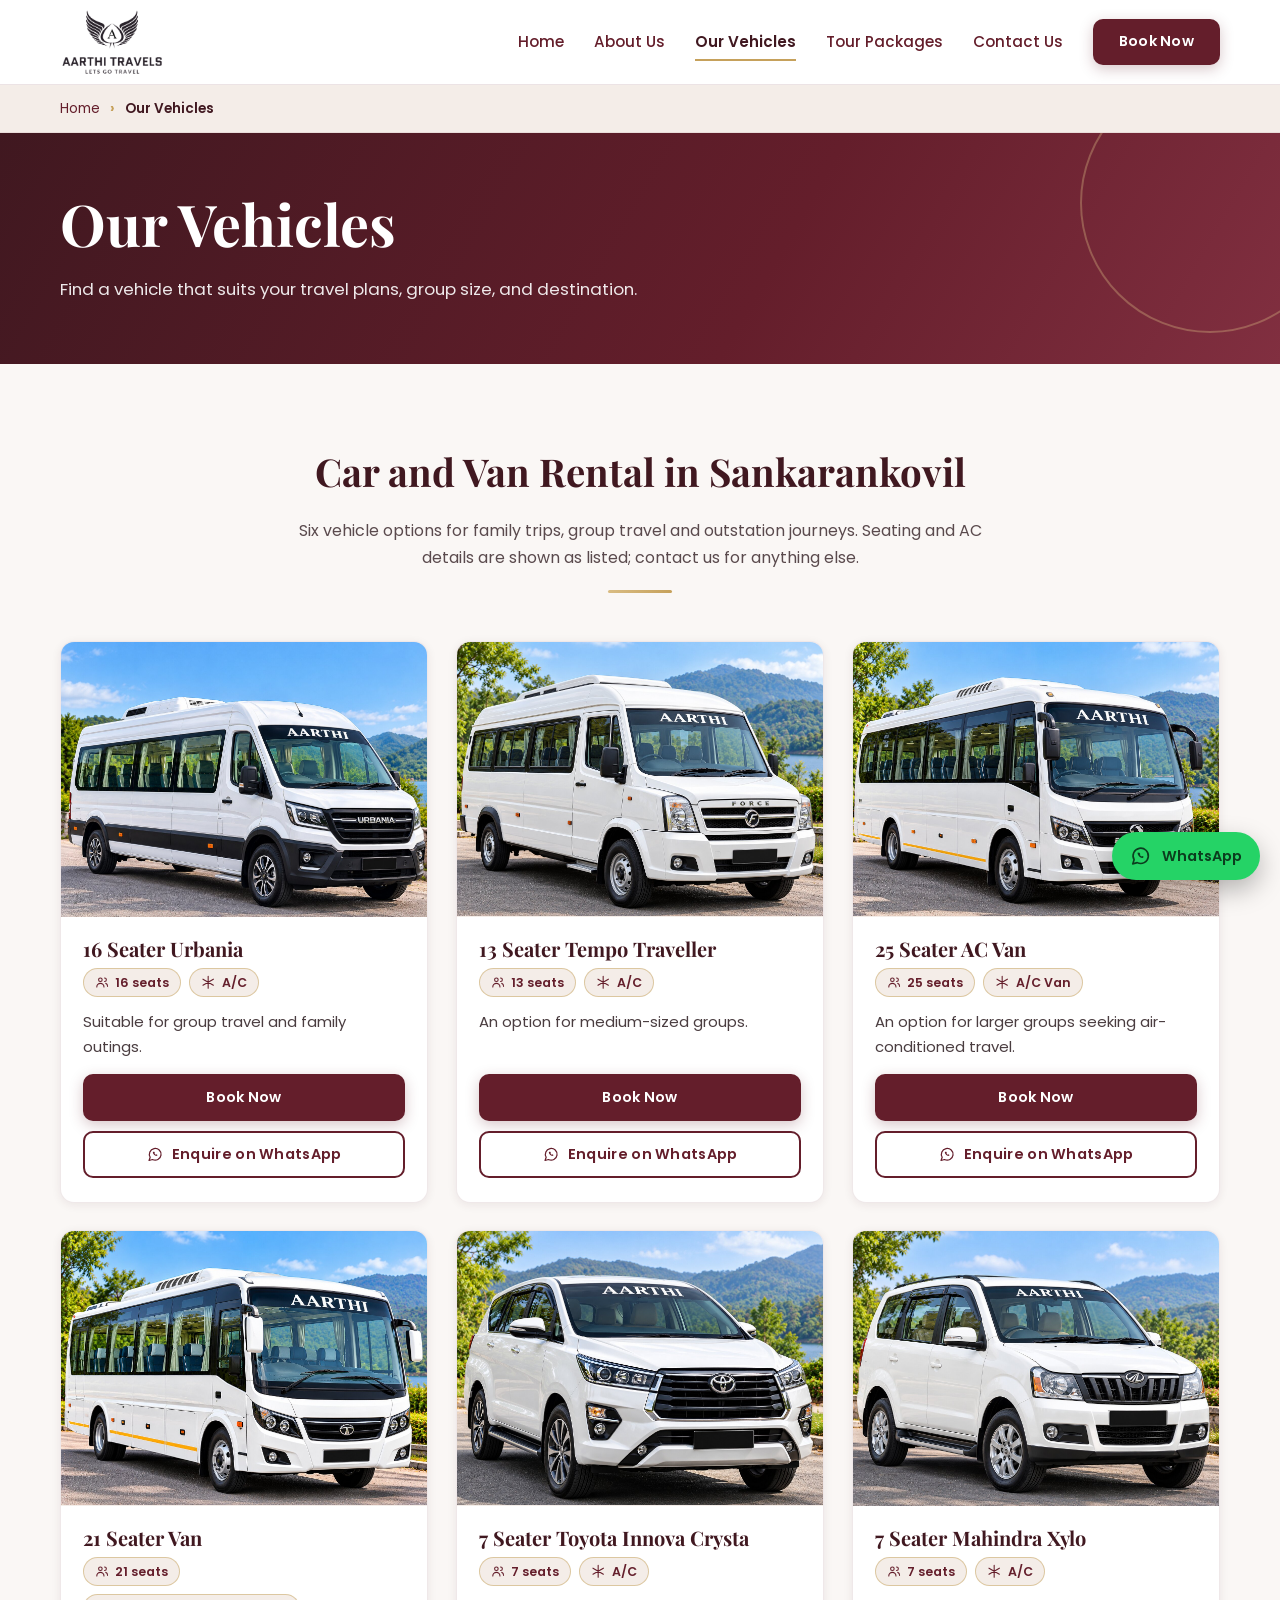
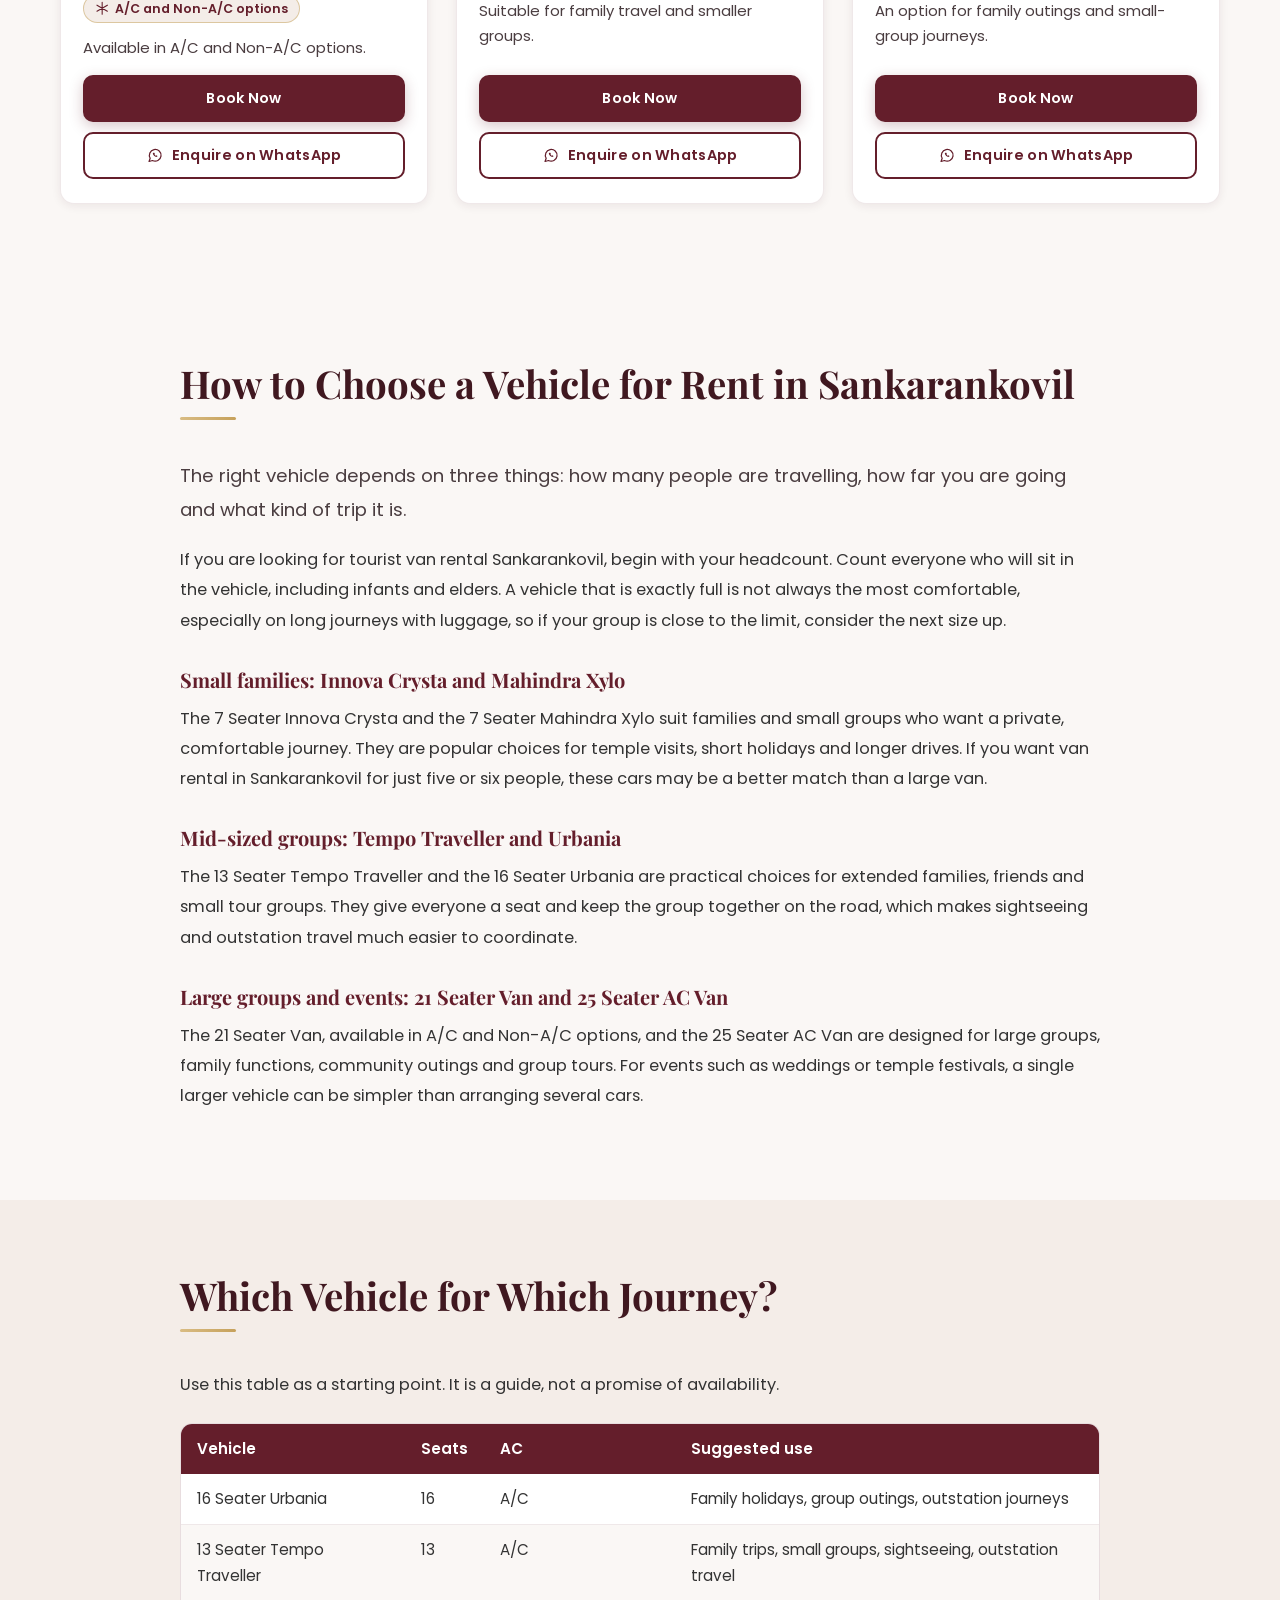
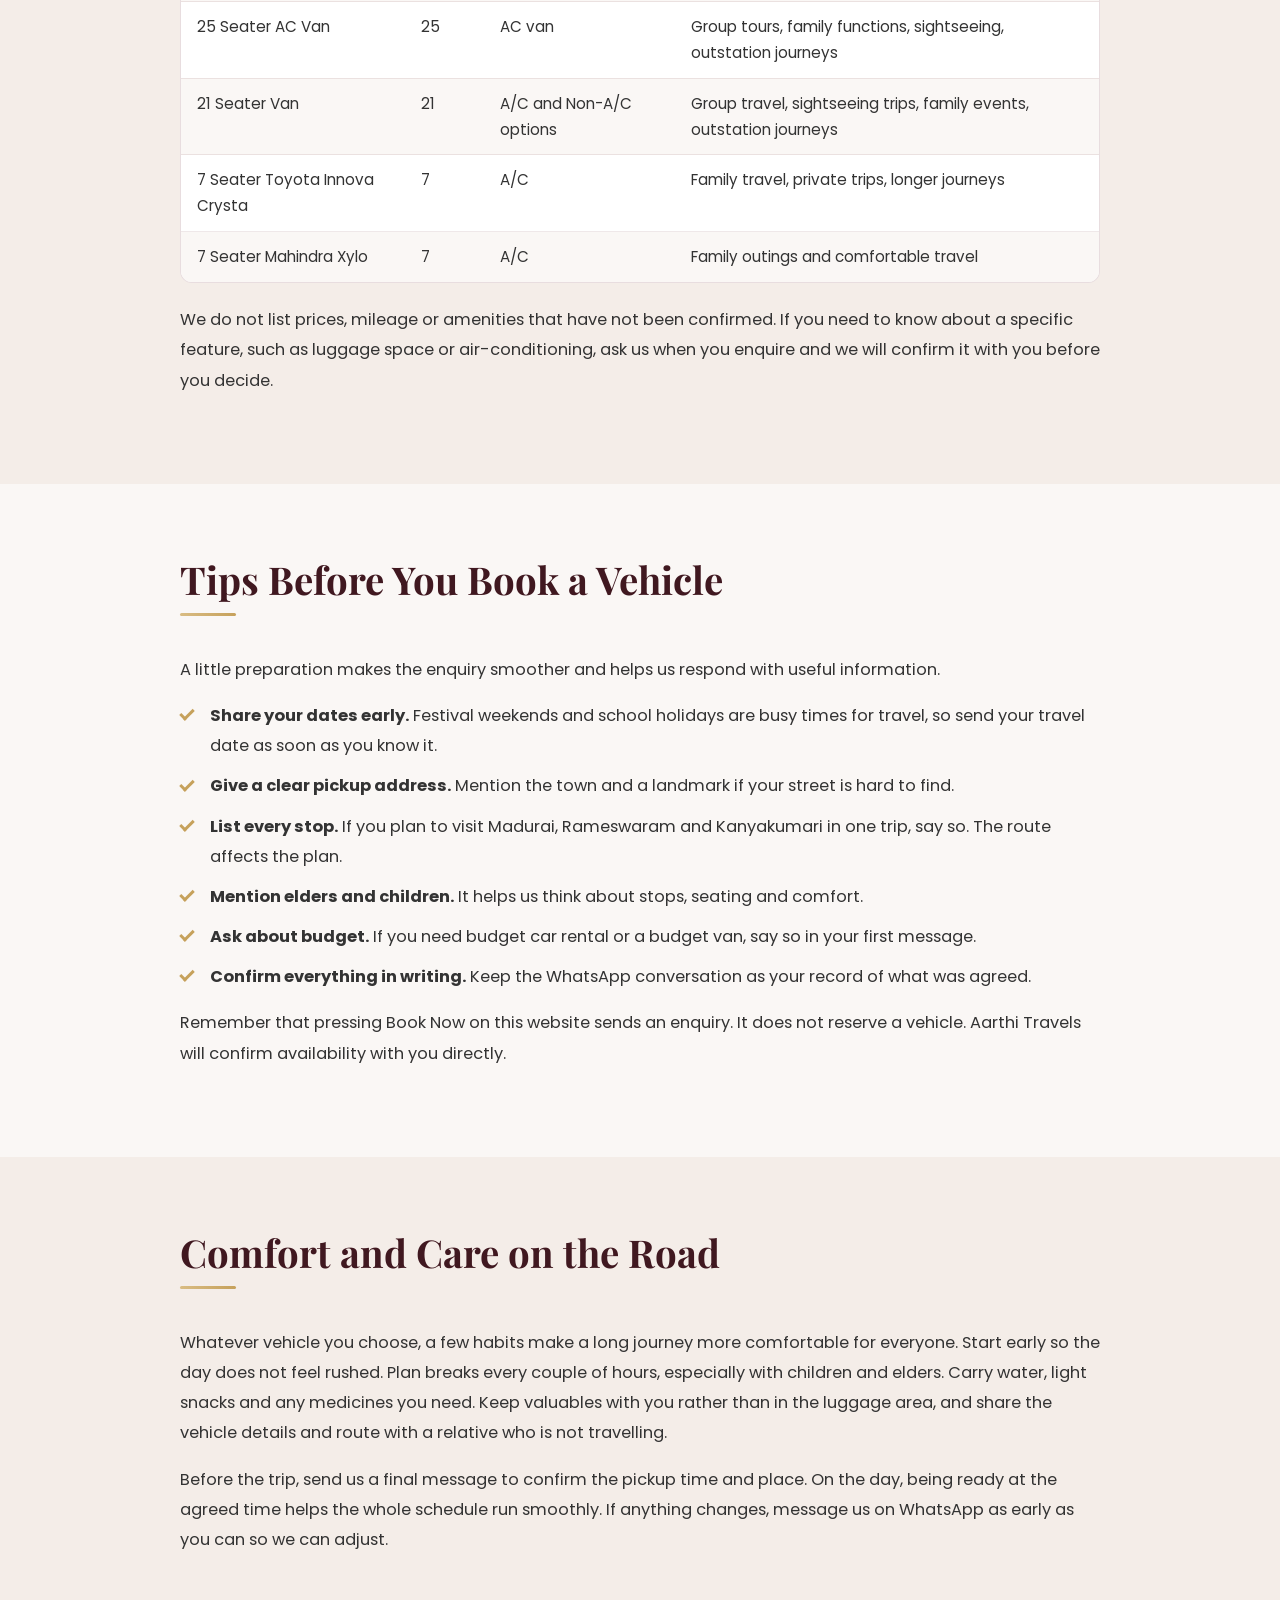
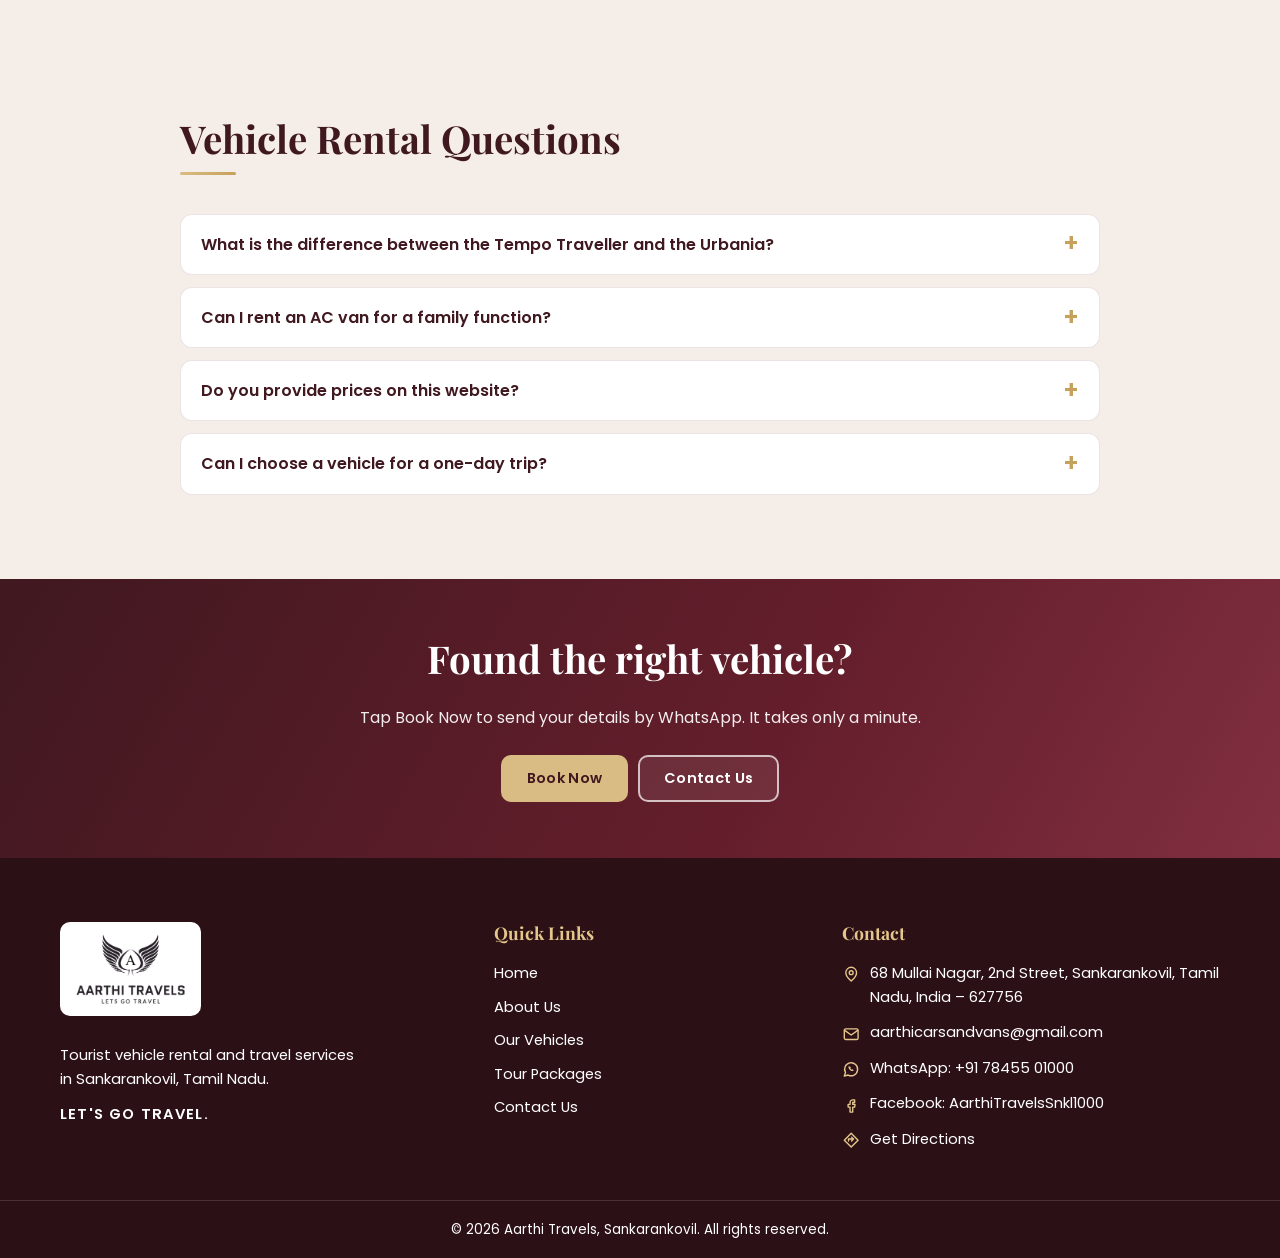
<file: vehicles.html>
<!DOCTYPE html>
<html lang="en">
<head>
<meta charset="utf-8">
<meta name="viewport" content="width=device-width, initial-scale=1">
<title>Car &amp; Van Rental in Sankarankovil | Our Vehicles | Aarthi Travels</title>
<meta name="description" content="Urbania, Tempo Traveller, 25 seater AC van, 21 seater van (A/C and Non-A/C), Innova Crysta and Mahindra Xylo for rent in Sankarankovil. Book Now.">
<meta name="keywords" content="Car and van rental in Sankarankovil, Tourist van rental Sankarankovil, Van rental in Sankarankovil, Tempo Traveller booking Sankarankovil, Urbania booking Sankarankovil, 7-seater car rental booking Sankarankovil">
<meta name="theme-color" content="#641E2B">
<meta property="og:type" content="website"><meta property="og:site_name" content="Aarthi Travels">
<meta property="og:title" content="Car &amp;amp; Van Rental in Sankarankovil | Our Vehicles | Aarthi Travels"><meta property="og:description" content="Urbania, Tempo Traveller, 25 seater AC van, 21 seater van (A/C and Non-A/C), Innova Crysta and Mahindra Xylo for rent in Sankarankovil. Book Now."><meta property="og:locale" content="en_IN">
<meta name="twitter:card" content="summary_large_image"><meta name="twitter:title" content="Car &amp;amp; Van Rental in Sankarankovil | Our Vehicles | Aarthi Travels"><meta name="twitter:description" content="Urbania, Tempo Traveller, 25 seater AC van, 21 seater van (A/C and Non-A/C), Innova Crysta and Mahindra Xylo for rent in Sankarankovil. Book Now.">
<!-- Add og:image / og:url / canonical once the production domain is known (see README). -->
<link rel="icon" type="image/svg+xml" href="images/icons/favicon.svg">
<link rel="preconnect" href="https://fonts.googleapis.com"><link rel="preconnect" href="https://fonts.gstatic.com" crossorigin>
<link href="https://fonts.googleapis.com/css2?family=Playfair+Display:wght@600;700&family=Poppins:wght@400;500;600&display=swap" rel="stylesheet">
<link rel="stylesheet" href="css/style.css?v=20261029"><link rel="stylesheet" href="css/responsive.css?v=20261029"><link rel="stylesheet" href="css/animations.css?v=20261029">
<script>document.documentElement.classList.add('js');</script>
<script type="application/ld+json">{"@context": "https://schema.org", "@type": "TravelAgency", "name": "Aarthi Travels", "slogan": "LETS GO TRAVEL", "description": "Tourist vehicle rental and travel service in Sankarankovil, Tamil Nadu — vans, Urbania, Tempo Traveller and 7-seater cars for family, group and outstation travel.", "email": "aarthicarsandvans@gmail.com", "telephone": "+917845501000", "address": {"@type": "PostalAddress", "streetAddress": "68 Mullai Nagar, 2nd Street", "addressLocality": "Sankarankovil", "addressRegion": "Tamil Nadu", "postalCode": "627756", "addressCountry": "IN"}, "areaServed": ["Tamil Nadu", "Kerala"], "sameAs": ["https://www.facebook.com/AarthiTravelsSnkl1000"]}</script>
<script type="application/ld+json">{"@context": "https://schema.org", "@type": "BreadcrumbList", "itemListElement": [{"@type": "ListItem", "position": 1, "name": "Home", "item": "https://YOUR-DOMAIN/index.html"}, {"@type": "ListItem", "position": 2, "name": "Our Vehicles"}]}</script>
</head>
<body>
<a class="skip-link" href="#main">Skip to main content</a>
<header class="site-header">
  <div class="container header-inner">
    <a class="logo" href="index.html" aria-label="Aarthi Travels — home"><img src="images/logo/aarthi-travels-logo.png" alt="Aarthi Travels logo — Lets Go Travel" width="585" height="382"></a>
    <button class="nav-toggle" type="button" aria-expanded="false" aria-controls="main-nav" aria-label="Open menu"><span class="bars"></span></button>
    <nav class="main-nav" id="main-nav" aria-label="Main navigation"><ul><li><a href="index.html">Home</a></li><li><a href="about.html">About Us</a></li><li><a href="vehicles.html" aria-current="page">Our Vehicles</a></li><li><a href="tour-packages.html">Tour Packages</a></li><li><a href="contact.html">Contact Us</a></li><li><button type="button" class="btn btn-primary" data-open-booking>Book Now</button></li></ul></nav>
  </div>
</header><nav class="breadcrumb" aria-label="Breadcrumb"><div class="container"><ol>
  <li><a href="index.html">Home</a></li><li><span aria-current="page">Our Vehicles</span></li></ol></div></nav>
<main id="main">
<section class="page-banner"><div class="container"><h1>Our Vehicles</h1><p>Find a vehicle that suits your travel plans, group size, and destination.</p></div></section>
<section class="section"><div class="container">
 <div class="section-head reveal"><h2>Car and Van Rental in Sankarankovil</h2><p>Six vehicle options for family trips, group travel and outstation journeys. Seating and AC details are shown as listed; contact us for anything else.</p></div>
 <div class="grid grid-vehicles"><article class="card tilt">
  <div class="card-img"><img src="images/vehicles/16-seater-urbania.jpg" alt="16 Seater Urbania available for rental from Aarthi Travels, Sankarankovil" width="900" height="675" loading="lazy"></div>
  <div class="card-body">
    <h3>16 Seater Urbania</h3>
    <ul class="chips"><li class="chip"><svg class="icon" viewBox="0 0 24 24" aria-hidden="true"><circle cx="9" cy="8" r="3"/><path d="M3 20c0-3.300 2.700-6 6-6s6 2.700 6 6"/><path d="M16 5a3 3 0 0 1 0 6M18 14c2 .6 3 2.400 3 5"/></svg> 16 seats</li><li class="chip"><svg class="icon" viewBox="0 0 24 24" aria-hidden="true"><path d="M12 2v20M3.300 7l17.400 10M3.300 17L20.700 7"/></svg> A/C</li></ul>
    <p>Suitable for group travel and family outings.</p>
    <div class="card-actions push">
      <button type="button" class="btn btn-primary" data-open-booking data-vehicle="16 Seater Urbania" aria-label="Book Now: 16 Seater Urbania">Book Now</button>
      <a class="btn btn-outline" href="https://wa.me/917845501000?text=Hello%20Aarthi%20Travels%2C%20I%20would%20like%20to%20enquire%20about%20booking%20the%2016%20Seater%20Urbania.%20Please%20share%20the%20availability%20and%20booking%20details." target="_blank" rel="noopener" aria-label="Enquire on WhatsApp about the 16 Seater Urbania"><svg class="icon" viewBox="0 0 24 24" aria-hidden="true"><path d="M3 21l1.6-4.6A8.5 8.5 0 1 1 8 19.6z"/><path class="fill" d="M9.2 7.8c-.4.4-.9 1-.7 2 .3 1.5 1.7 3.2 3.2 4.1 1.1.6 2 .6 2.600.3.5-.3.9-.9.9-1.200l-1.700-.9-.7.6a3.400 3.400 0 0 1-1.900-1.800l.6-.7-.9-1.700c-.4 0-1.100.1-1.400.3z"/></svg> Enquire on WhatsApp</a>
    </div>
  </div>
</article>
<article class="card tilt">
  <div class="card-img"><img src="images/vehicles/13-seater-tempo-traveller.jpg" alt="13 Seater Tempo Traveller available for rental from Aarthi Travels, Sankarankovil" width="900" height="675" loading="lazy"></div>
  <div class="card-body">
    <h3>13 Seater Tempo Traveller</h3>
    <ul class="chips"><li class="chip"><svg class="icon" viewBox="0 0 24 24" aria-hidden="true"><circle cx="9" cy="8" r="3"/><path d="M3 20c0-3.300 2.700-6 6-6s6 2.700 6 6"/><path d="M16 5a3 3 0 0 1 0 6M18 14c2 .6 3 2.400 3 5"/></svg> 13 seats</li><li class="chip"><svg class="icon" viewBox="0 0 24 24" aria-hidden="true"><path d="M12 2v20M3.300 7l17.400 10M3.300 17L20.700 7"/></svg>  A/C</li></ul>
    <p>An option for medium-sized groups.</p>
    <div class="card-actions push">
      <button type="button" class="btn btn-primary" data-open-booking data-vehicle="13 Seater Tempo Traveller" aria-label="Book Now: 13 Seater Tempo Traveller">Book Now</button>
      <a class="btn btn-outline" href="https://wa.me/917845501000?text=Hello%20Aarthi%20Travels%2C%20I%20would%20like%20to%20enquire%20about%20booking%20the%2013%20Seater%20Tempo%20Traveller.%20Please%20share%20the%20availability%20and%20booking%20details." target="_blank" rel="noopener" aria-label="Enquire on WhatsApp about the 13 Seater Tempo Traveller"><svg class="icon" viewBox="0 0 24 24" aria-hidden="true"><path d="M3 21l1.6-4.6A8.5 8.5 0 1 1 8 19.6z"/><path class="fill" d="M9.2 7.8c-.4.4-.9 1-.7 2 .3 1.5 1.7 3.2 3.2 4.1 1.1.6 2 .6 2.600.3.5-.3.9-.9.9-1.200l-1.700-.9-.7.6a3.400 3.400 0 0 1-1.900-1.800l.6-.7-.9-1.700c-.4 0-1.100.1-1.400.3z"/></svg> Enquire on WhatsApp</a>
    </div>
  </div>
</article>
<article class="card tilt">
  <div class="card-img"><img src="images/vehicles/25-seater-ac-van.jpg" alt="25 Seater AC Van available for rental from Aarthi Travels, Sankarankovil" width="900" height="675" loading="lazy"></div>
  <div class="card-body">
    <h3>25 Seater AC Van</h3>
    <ul class="chips"><li class="chip"><svg class="icon" viewBox="0 0 24 24" aria-hidden="true"><circle cx="9" cy="8" r="3"/><path d="M3 20c0-3.300 2.700-6 6-6s6 2.700 6 6"/><path d="M16 5a3 3 0 0 1 0 6M18 14c2 .6 3 2.400 3 5"/></svg> 25 seats</li><li class="chip"><svg class="icon" viewBox="0 0 24 24" aria-hidden="true"><path d="M12 2v20M3.300 7l17.400 10M3.300 17L20.700 7"/></svg> A/C Van</li></ul>
    <p>An option for larger groups seeking air-conditioned travel.</p>
    <div class="card-actions push">
      <button type="button" class="btn btn-primary" data-open-booking data-vehicle="25 Seater AC Van" aria-label="Book Now: 25 Seater AC Van">Book Now</button>
      <a class="btn btn-outline" href="https://wa.me/917845501000?text=Hello%20Aarthi%20Travels%2C%20I%20would%20like%20to%20enquire%20about%20booking%20the%2025%20Seater%20AC%20Van.%20Please%20share%20the%20availability%20and%20booking%20details." target="_blank" rel="noopener" aria-label="Enquire on WhatsApp about the 25 Seater AC Van"><svg class="icon" viewBox="0 0 24 24" aria-hidden="true"><path d="M3 21l1.6-4.6A8.5 8.5 0 1 1 8 19.6z"/><path class="fill" d="M9.2 7.8c-.4.4-.9 1-.7 2 .3 1.5 1.7 3.2 3.2 4.1 1.1.6 2 .6 2.600.3.5-.3.9-.9.9-1.200l-1.700-.9-.7.6a3.400 3.400 0 0 1-1.900-1.800l.6-.7-.9-1.700c-.4 0-1.100.1-1.400.3z"/></svg> Enquire on WhatsApp</a>
    </div>
  </div>
</article>
<article class="card tilt">
  <div class="card-img"><img src="images/vehicles/21-seater-van.jpg" alt="21 Seater Van available in A/C and Non-A/C options from Aarthi Travels, Sankarankovil" width="900" height="675" loading="lazy"></div>
  <div class="card-body">
    <h3>21 Seater Van</h3>
    <ul class="chips"><li class="chip"><svg class="icon" viewBox="0 0 24 24" aria-hidden="true"><circle cx="9" cy="8" r="3"/><path d="M3 20c0-3.300 2.700-6 6-6s6 2.700 6 6"/><path d="M16 5a3 3 0 0 1 0 6M18 14c2 .6 3 2.400 3 5"/></svg> 21 seats</li><li class="chip"><svg class="icon" viewBox="0 0 24 24" aria-hidden="true"><path d="M12 2v20M3.300 7l17.400 10M3.300 17L20.700 7"/></svg> A/C and Non-A/C options</li></ul>
    <p>Available in A/C and Non-A/C options.</p>
    <div class="card-actions push">
      <button type="button" class="btn btn-primary" data-open-booking data-vehicle="21 Seater Van" aria-label="Book Now: 21 Seater Van">Book Now</button>
      <a class="btn btn-outline" href="https://wa.me/917845501000?text=Hello%20Aarthi%20Travels%2C%20I%20would%20like%20to%20enquire%20about%20booking%20the%2021%20Seater%20Van.%20Please%20share%20the%20availability%20and%20booking%20details." target="_blank" rel="noopener" aria-label="Enquire on WhatsApp about the 21 Seater Van"><svg class="icon" viewBox="0 0 24 24" aria-hidden="true"><path d="M3 21l1.6-4.6A8.5 8.5 0 1 1 8 19.6z"/><path class="fill" d="M9.2 7.8c-.4.4-.9 1-.7 2 .3 1.5 1.7 3.2 3.2 4.1 1.1.6 2 .6 2.600.3.5-.3.9-.9.9-1.200l-1.700-.9-.7.6a3.400 3.400 0 0 1-1.900-1.800l.6-.7-.9-1.700c-.4 0-1.100.1-1.400.3z"/></svg> Enquire on WhatsApp</a>
    </div>
  </div>
</article>
<article class="card tilt">
  <div class="card-img"><img src="images/vehicles/7-seater-innova-crysta.jpg" alt="7 Seater Toyota Innova Crysta available for rental from Aarthi Travels, Sankarankovil" width="900" height="675" loading="lazy"></div>
  <div class="card-body">
    <h3>7 Seater Toyota Innova Crysta</h3>
    <ul class="chips"><li class="chip"><svg class="icon" viewBox="0 0 24 24" aria-hidden="true"><circle cx="9" cy="8" r="3"/><path d="M3 20c0-3.300 2.700-6 6-6s6 2.700 6 6"/><path d="M16 5a3 3 0 0 1 0 6M18 14c2 .6 3 2.400 3 5"/></svg> 7 seats</li><li class="chip"><svg class="icon" viewBox="0 0 24 24" aria-hidden="true"><path d="M12 2v20M3.300 7l17.400 10M3.300 17L20.700 7"/></svg> A/C</li></ul>
    <p>Suitable for family travel and smaller groups.</p>
    <div class="card-actions push">
      <button type="button" class="btn btn-primary" data-open-booking data-vehicle="7 Seater Innova Crysta" aria-label="Book Now: 7 Seater Innova Crysta">Book Now</button>
      <a class="btn btn-outline" href="https://wa.me/917845501000?text=Hello%20Aarthi%20Travels%2C%20I%20would%20like%20to%20enquire%20about%20booking%20the%207%20Seater%20Innova%20Crysta.%20Please%20share%20the%20availability%20and%20booking%20details." target="_blank" rel="noopener" aria-label="Enquire on WhatsApp about the 7 Seater Innova Crysta"><svg class="icon" viewBox="0 0 24 24" aria-hidden="true"><path d="M3 21l1.6-4.6A8.5 8.5 0 1 1 8 19.6z"/><path class="fill" d="M9.2 7.8c-.4.4-.9 1-.7 2 .3 1.5 1.7 3.2 3.2 4.1 1.1.6 2 .6 2.600.3.5-.3.9-.9.9-1.200l-1.700-.9-.7.6a3.400 3.400 0 0 1-1.900-1.800l.6-.7-.9-1.700c-.4 0-1.100.1-1.400.3z"/></svg> Enquire on WhatsApp</a>
    </div>
  </div>
</article>
<article class="card tilt">
  <div class="card-img"><img src="images/vehicles/7-seater-mahindra-xylo.jpg" alt="7 Seater Mahindra Xylo available for rental from Aarthi Travels, Sankarankovil" width="900" height="675" loading="lazy"></div>
  <div class="card-body">
    <h3>7 Seater Mahindra Xylo</h3>
    <ul class="chips"><li class="chip"><svg class="icon" viewBox="0 0 24 24" aria-hidden="true"><circle cx="9" cy="8" r="3"/><path d="M3 20c0-3.300 2.700-6 6-6s6 2.700 6 6"/><path d="M16 5a3 3 0 0 1 0 6M18 14c2 .6 3 2.400 3 5"/></svg> 7 seats</li><li class="chip"><svg class="icon" viewBox="0 0 24 24" aria-hidden="true"><path d="M12 2v20M3.300 7l17.400 10M3.300 17L20.700 7"/></svg> A/C</li></ul>
    <p>An option for family outings and small-group journeys.</p>
    <div class="card-actions push">
      <button type="button" class="btn btn-primary" data-open-booking data-vehicle="7 Seater Mahindra Xylo" aria-label="Book Now: 7 Seater Mahindra Xylo">Book Now</button>
      <a class="btn btn-outline" href="https://wa.me/917845501000?text=Hello%20Aarthi%20Travels%2C%20I%20would%20like%20to%20enquire%20about%20booking%20the%207%20Seater%20Mahindra%20Xylo.%20Please%20share%20the%20availability%20and%20booking%20details." target="_blank" rel="noopener" aria-label="Enquire on WhatsApp about the 7 Seater Mahindra Xylo"><svg class="icon" viewBox="0 0 24 24" aria-hidden="true"><path d="M3 21l1.6-4.6A8.5 8.5 0 1 1 8 19.6z"/><path class="fill" d="M9.2 7.8c-.4.4-.9 1-.7 2 .3 1.5 1.7 3.2 3.2 4.1 1.1.6 2 .6 2.600.3.5-.3.9-.9.9-1.200l-1.700-.9-.7.6a3.400 3.400 0 0 1-1.900-1.800l.6-.7-.9-1.700c-.4 0-1.100.1-1.400.3z"/></svg> Enquire on WhatsApp</a>
    </div>
  </div>
</article></div>
</div></section><section class="content-section"><div class="container"><h2>How to Choose a Vehicle for Rent in Sankarankovil</h2>
<p class="lead">The right vehicle depends on three things: how many people are travelling, how far you are going and what kind of trip it is.</p>
<p>If you are looking for tourist van rental Sankarankovil, begin with your headcount. Count everyone who will sit in the vehicle, including infants and elders. A vehicle that is exactly full is not always the most comfortable, especially on long journeys with luggage, so if your group is close to the limit, consider the next size up.</p>
<h3>Small families: Innova Crysta and Mahindra Xylo</h3>
<p>The 7 Seater Innova Crysta and the 7 Seater Mahindra Xylo suit families and small groups who want a private, comfortable journey. They are popular choices for temple visits, short holidays and longer drives. If you want van rental in Sankarankovil for just five or six people, these cars may be a better match than a large van.</p>
<h3>Mid-sized groups: Tempo Traveller and Urbania</h3>
<p>The 13 Seater Tempo Traveller and the 16 Seater Urbania are practical choices for extended families, friends and small tour groups. They give everyone a seat and keep the group together on the road, which makes sightseeing and outstation travel much easier to coordinate.</p>
<h3>Large groups and events: 21 Seater Van and 25 Seater AC Van</h3>
<p>The 21 Seater Van, available in A/C and Non-A/C options, and the 25 Seater AC Van are designed for large groups, family functions, community outings and group tours. For events such as weddings or temple festivals, a single larger vehicle can be simpler than arranging several cars.</p></div></section><section class="content-section alt"><div class="container"><h2>Which Vehicle for Which Journey?</h2>
<p>Use this table as a starting point. It is a guide, not a promise of availability.</p>
<div class="table-wrap"><table><thead><tr><th scope="col">Vehicle</th><th scope="col">Seats</th><th scope="col">AC</th><th scope="col">Suggested use</th></tr></thead><tbody>
<tr><td data-label="Vehicle">16 Seater Urbania</td><td data-label="Seats">16</td><td data-label="AC">A/C</td><td data-label="Suggested use">Family holidays, group outings, outstation journeys</td></tr>
<tr><td data-label="Vehicle">13 Seater Tempo Traveller</td><td data-label="Seats">13</td><td data-label="AC">A/C</td><td data-label="Suggested use">Family trips, small groups, sightseeing, outstation travel</td></tr>
<tr><td data-label="Vehicle">25 Seater AC Van</td><td data-label="Seats">25</td><td data-label="AC">AC van</td><td data-label="Suggested use">Group tours, family functions, sightseeing, outstation journeys</td></tr>
<tr><td data-label="Vehicle">21 Seater Van</td><td data-label="Seats">21</td><td data-label="AC">A/C and Non-A/C options</td><td data-label="Suggested use">Group travel, sightseeing trips, family events, outstation journeys</td></tr>
<tr><td data-label="Vehicle">7 Seater Toyota Innova Crysta</td><td data-label="Seats">7</td><td data-label="AC">A/C</td><td data-label="Suggested use">Family travel, private trips, longer journeys</td></tr>
<tr><td data-label="Vehicle">7 Seater Mahindra Xylo</td><td data-label="Seats">7</td><td data-label="AC">A/C</td><td data-label="Suggested use">Family outings and comfortable travel</td></tr></tbody></table></div>
<p>We do not list prices, mileage or amenities that have not been confirmed. If you need to know about a specific feature, such as luggage space or air-conditioning, ask us when you enquire and we will confirm it with you before you decide.</p></div></section><section class="content-section"><div class="container"><h2>Tips Before You Book a Vehicle</h2>
<p>A little preparation makes the enquiry smoother and helps us respond with useful information.</p>
<ul class="tick-list"><li><strong>Share your dates early.</strong> Festival weekends and school holidays are busy times for travel, so send your travel date as soon as you know it.</li><li><strong>Give a clear pickup address.</strong> Mention the town and a landmark if your street is hard to find.</li><li><strong>List every stop.</strong> If you plan to visit Madurai, Rameswaram and Kanyakumari in one trip, say so. The route affects the plan.</li><li><strong>Mention elders and children.</strong> It helps us think about stops, seating and comfort.</li><li><strong>Ask about budget.</strong> If you need budget car rental or a budget van, say so in your first message.</li><li><strong>Confirm everything in writing.</strong> Keep the WhatsApp conversation as your record of what was agreed.</li></ul>
<p>Remember that pressing Book Now on this website sends an enquiry. It does not reserve a vehicle. Aarthi Travels will confirm availability with you directly.</p></div></section><section class="content-section alt"><div class="container"><h2>Comfort and Care on the Road</h2><p>Whatever vehicle you choose, a few habits make a long journey more comfortable for everyone. Start early so the day does not feel rushed. Plan breaks every couple of hours, especially with children and elders. Carry water, light snacks and any medicines you need. Keep valuables with you rather than in the luggage area, and share the vehicle details and route with a relative who is not travelling.</p>
<p>Before the trip, send us a final message to confirm the pickup time and place. On the day, being ready at the agreed time helps the whole schedule run smoothly. If anything changes, message us on WhatsApp as early as you can so we can adjust.</p></div></section><section class="content-section alt"><div class="container"><h2>Vehicle Rental Questions</h2><details class="faq"><summary>What is the difference between the Tempo Traveller and the Urbania?</summary><div class="faq-body"><p>Both are suited to groups. The Tempo Traveller seats 13 and the Urbania seats 16, so the better choice depends on your group size and comfort needs. Ask us for details when you enquire.</p></div></details><details class="faq"><summary>Can I rent an AC van for a family function?</summary><div class="faq-body"><p>The 21 Seater Van (available in A/C and Non-A/C options) and the 25 Seater AC Van are described as suitable for family events and group travel. Share the date and location to ask about availability.</p></div></details><details class="faq"><summary>Do you provide prices on this website?</summary><div class="faq-body"><p>No. Prices depend on the route, days and vehicle, so we share them directly when you enquire.</p></div></details><details class="faq"><summary>Can I choose a vehicle for a one-day trip?</summary><div class="faq-body"><p>Yes. Many customers enquire for one-day trips such as a temple visit or sightseeing. Tell us the destination and timings.</p></div></details></div></section><section class="cta-band"><div class="container"><h2>Found the right vehicle?</h2><p>Tap Book Now to send your details by WhatsApp. It takes only a minute.</p><button type="button" class="btn btn-gold" data-open-booking>Book Now</button><a class="btn btn-ghost-light" href="contact.html">Contact Us</a></div></section>
</main>
<footer class="site-footer">
  <div class="container footer-grid">
    <div class="footer-brand"><a class="footer-logo" href="index.html" aria-label="Aarthi Travels — home"><img src="images/logo/aarthi-travels-logo.png" alt="Aarthi Travels logo" width="585" height="382" loading="lazy"></a>
      <p class="footer-desc">Tourist vehicle rental and travel services in Sankarankovil, Tamil Nadu.</p>
      <p class="footer-tagline">LET'S GO TRAVEL.</p></div>
    <nav class="footer-links" aria-label="Quick Links"><h2>Quick Links</h2><ul><li><a href="index.html">Home</a></li><li><a href="about.html">About Us</a></li><li><a href="vehicles.html">Our Vehicles</a></li><li><a href="tour-packages.html">Tour Packages</a></li><li><a href="contact.html">Contact Us</a></li></ul></nav>
    <div class="footer-contact"><h2>Contact</h2>
      <ul class="footer-contact-list">
      <li><svg class="icon" viewBox="0 0 24 24" aria-hidden="true"><path d="M12 21s7-6.2 7-11a7 7 0 1 0-14 0c0 4.800 7 11 7 11z"/><circle cx="12" cy="10" r="2.500"/></svg><address>68 Mullai Nagar, 2nd Street, Sankarankovil, Tamil Nadu, India – 627756</address></li>
      <li><svg class="icon" viewBox="0 0 24 24" aria-hidden="true"><rect x="3" y="5" width="18" height="14" rx="2"/><path d="M3.500 7l8.500 6 8.500-6"/></svg><a href="mailto:aarthicarsandvans@gmail.com">aarthicarsandvans@gmail.com</a></li>
      <li><svg class="icon" viewBox="0 0 24 24" aria-hidden="true"><path d="M3 21l1.6-4.6A8.5 8.5 0 1 1 8 19.6z"/><path class="fill" d="M9.2 7.8c-.4.4-.9 1-.7 2 .3 1.5 1.7 3.2 3.2 4.1 1.1.6 2 .6 2.600.3.5-.3.9-.9.9-1.200l-1.700-.9-.7.6a3.400 3.400 0 0 1-1.900-1.800l.6-.7-.9-1.700c-.4 0-1.100.1-1.400.3z"/></svg><a href="https://wa.me/917845501000" target="_blank" rel="noopener">WhatsApp: +91 78455 01000</a></li>
      <li><svg class="icon" viewBox="0 0 24 24" aria-hidden="true"><path d="M14 8.500h2.500V5H14a3.500 3.500 0 0 0-3.500 3.500V11H8v3.500h2.500V21H14v-6.500h2.500L17 11h-3V8.500a.5.5 0 0 1 .5-.5z"/></svg><a href="https://www.facebook.com/AarthiTravelsSnkl1000" target="_blank" rel="noopener">Facebook: AarthiTravelsSnkl1000</a></li>
      <li><svg class="icon" viewBox="0 0 24 24" aria-hidden="true"><path d="M12 3l9 9-9 9-9-9z"/><path d="M8.500 13v-2.500H15M12.500 8l2.500 2.500-2.500 2.500"/></svg><a href="https://www.google.com/maps/dir/?api=1&destination=68%20Mullai%20Nagar%2C%202nd%20Street%2C%20Sankarankovil%2C%20Tamil%20Nadu%20627756%2C%20India" target="_blank" rel="noopener">Get Directions</a></li></ul></div>
  </div>
  <div class="footer-bottom"><div class="container"><p>&copy; <span data-year>2026</span> Aarthi Travels, Sankarankovil. All rights reserved.</p></div></div>
</footer>
<dialog class="booking-dialog" id="booking-dialog" aria-labelledby="booking-title">
  <div class="dialog-head"><div><h2 id="booking-title">Booking Enquiry</h2><p id="booking-vehicle-label">Choose a vehicle and share your travel details.</p></div>
    <button type="button" class="dialog-close" data-close-booking aria-label="Close booking enquiry form">&times;</button></div>
  <div class="dialog-body"><form data-enquiry-form novalidate>
  <div class="form-grid">
    <div class="field"><label for="bk-name">Full Name <span class="req" aria-hidden="true">*</span><span class="sr-only">(required)</span></label><input id="bk-name" name="name" type="text" required aria-describedby="bk-name-error" autocomplete="name"><div class="error" id="bk-name-error" role="alert"></div></div>
    <div class="field"><label for="bk-phone">Phone Number <span class="req" aria-hidden="true">*</span><span class="sr-only">(required)</span></label><input id="bk-phone" name="phone" type="tel" required aria-describedby="bk-phone-error" autocomplete="tel" inputmode="tel" placeholder="e.g. 98765 43210"><div class="error" id="bk-phone-error" role="alert"></div></div>
    <div class="field full"><label for="bk-email">Email Address <span style="font-weight:400;color:#6b5a5d">(optional)</span></label><input id="bk-email" name="email" type="email" aria-describedby="bk-email-error" autocomplete="email"><div class="error" id="bk-email-error" role="alert"></div></div>
    <div class="field"><label for="bk-pickup">Pickup Location <span class="req" aria-hidden="true">*</span><span class="sr-only">(required)</span></label><input id="bk-pickup" name="pickup" type="text" required aria-describedby="bk-pickup-error" autocomplete="off"><div class="error" id="bk-pickup-error" role="alert"></div></div>
    <div class="field"><label for="bk-destination">Destination <span class="req" aria-hidden="true">*</span><span class="sr-only">(required)</span></label><input id="bk-destination" name="destination" type="text" required aria-describedby="bk-destination-error" autocomplete="off"><div class="error" id="bk-destination-error" role="alert"></div></div>
    <div class="field"><label for="bk-date">Travel Date <span class="req" aria-hidden="true">*</span><span class="sr-only">(required)</span></label><input id="bk-date" name="date" type="date" required aria-describedby="bk-date-error" ><div class="error" id="bk-date-error" role="alert"></div></div>
    <div class="field"><label for="bk-returnDate">Return Date <span style="font-weight:400;color:#6b5a5d">(optional)</span></label><input id="bk-returnDate" name="returnDate" type="date" aria-describedby="bk-returnDate-error" ><div class="error" id="bk-returnDate-error" role="alert"></div></div>
    <div class="field"><label for="bk-passengers">Number of Passengers <span class="req" aria-hidden="true">*</span><span class="sr-only">(required)</span></label><input id="bk-passengers" name="passengers" type="number" required aria-describedby="bk-passengers-error" min="1" max="60" inputmode="numeric"><div class="error" id="bk-passengers-error" role="alert"></div></div>
    <div class="field"><label for="bk-vehicle">Preferred Vehicle <span class="req" aria-hidden="true">*</span><span class="sr-only">(required)</span></label>
      <select id="bk-vehicle" name="vehicle" required aria-describedby="bk-vehicle-error"><option value="">Select a vehicle</option><option value="16 Seater Urbania">16 Seater Urbania</option><option value="13 Seater Tempo Traveller">13 Seater Tempo Traveller</option><option value="25 Seater AC Van">25 Seater AC Van</option><option value="21 Seater Van">21 Seater Van</option><option value="7 Seater Innova Crysta">7 Seater Innova Crysta</option><option value="7 Seater Mahindra Xylo">7 Seater Mahindra Xylo</option></select><div class="error" id="bk-vehicle-error" role="alert"></div></div>
    <div class="field full"><label for="bk-notes">Additional Requirements <span style="font-weight:400;color:#6b5a5d">(optional)</span></label><textarea id="bk-notes" name="notes" rows="3"></textarea></div>
  </div>
  <div class="form-actions">
    <button type="submit" class="btn btn-primary" data-channel="whatsapp"><svg class="icon" viewBox="0 0 24 24" aria-hidden="true"><path d="M3 21l1.6-4.6A8.5 8.5 0 1 1 8 19.6z"/><path class="fill" d="M9.2 7.8c-.4.4-.9 1-.7 2 .3 1.5 1.7 3.2 3.2 4.1 1.1.6 2 .6 2.600.3.5-.3.9-.9.9-1.200l-1.700-.9-.7.6a3.400 3.400 0 0 1-1.900-1.800l.6-.7-.9-1.700c-.4 0-1.100.1-1.400.3z"/></svg> Send Enquiry on WhatsApp</button>
    <button type="submit" class="btn btn-outline" data-channel="email">Send by Email</button>
  </div>
  <div class="form-status" role="status" aria-live="polite" hidden></div>
  <p class="form-help">This is an enquiry, not a confirmed booking. Your message opens in WhatsApp or your email app so you can review it before sending. Aarthi Travels will confirm availability and details with you.</p>
</form></div>
</dialog>
<a class="wa-float" href="https://wa.me/917845501000" target="_blank" rel="noopener" aria-label="Chat with Aarthi Travels on WhatsApp"><svg class="icon" viewBox="0 0 24 24" aria-hidden="true"><path d="M3 21l1.6-4.6A8.5 8.5 0 1 1 8 19.6z"/><path class="fill" d="M9.2 7.8c-.4.4-.9 1-.7 2 .3 1.5 1.7 3.2 3.2 4.1 1.1.6 2 .6 2.600.3.5-.3.9-.9.9-1.200l-1.700-.9-.7.6a3.400 3.400 0 0 1-1.900-1.800l.6-.7-.9-1.700c-.4 0-1.100.1-1.400.3z"/></svg><span>WhatsApp</span></a>
<script src="js/main.js?v=20261029" defer></script><script src="js/navigation.js?v=20261029" defer></script><script src="js/vehicle-booking.js?v=20261029" defer></script><script src="js/contact-form.js?v=20261029" defer></script><script src="js/animations.js?v=20261029" defer></script>
</body>
</html>
</file>
<file: css/style.css>
/* ==========================================================================
   Aarthi Travels — main styles
   ========================================================================== */
:root {
  --burgundy: #641E2B;
  --wine: #812F40;
  --dark-wine: #401820;
  --gold: #D9BC83;
  --antique-gold: #C6A15B;
  --white: #FFFFFF;
  --pearl: #FAF7F5;
  --ivory: #F4EDE8;
  --charcoal: #333333;
  --footer: #2B1016;
  --error: #A4202F;
  --radius: 14px;
  --shadow-sm: 0 2px 10px rgba(64, 24, 32, .08);
  --shadow-md: 0 12px 32px rgba(64, 24, 32, .14);
  --ease: cubic-bezier(.22, .61, .36, 1);
  --font-head: 'Playfair Display', Georgia, 'Times New Roman', serif;
  --font-body: 'Poppins', 'Segoe UI', Roboto, Arial, sans-serif;
  --header-h: 84px;
}

*, *::before, *::after { box-sizing: border-box; }
html { scroll-behavior: smooth; scroll-padding-top: calc(var(--header-h) + 12px); -webkit-text-size-adjust: 100%; }
body {
  margin: 0; font-family: var(--font-body); font-size: 1rem; line-height: 1.7;
  color: var(--charcoal); background: var(--pearl); overflow-x: hidden;
}
img { max-width: 100%; height: auto; display: block; }
a { color: var(--burgundy); }
h1, h2, h3, h4 { font-family: var(--font-head); color: var(--dark-wine); line-height: 1.2; margin: 0 0 .6em; font-weight: 700; }
h1 { font-size: clamp(2rem, 4.6vw, 3.6rem); }
h2 { font-size: clamp(1.6rem, 3vw, 2.4rem); }
h3 { font-size: 1.25rem; }
p { margin: 0 0 1em; }
:focus-visible { outline: 3px solid var(--antique-gold); outline-offset: 3px; border-radius: 4px; }
.container { width: 100%; max-width: 1200px; margin: 0 auto; padding: 0 20px; }
.sr-only { position: absolute; width: 1px; height: 1px; overflow: hidden; clip: rect(0 0 0 0); white-space: nowrap; }
.skip-link { position: absolute; left: 12px; top: -60px; background: var(--burgundy); color: #fff; padding: 10px 16px; z-index: 300; border-radius: 8px; }
.skip-link:focus { top: 12px; }
svg.icon { width: 1.15em; height: 1.15em; flex: none; fill: none; stroke: currentColor; stroke-width: 1.8; stroke-linecap: round; stroke-linejoin: round; }
svg.icon .fill { fill: currentColor; stroke: none; }

/* ---------- Buttons ---------- */
.btn {
  position: relative; overflow: hidden; display: inline-flex; align-items: center; justify-content: center; gap: .55rem;
  font-family: var(--font-body); font-weight: 600; font-size: .9rem; letter-spacing: .02em; text-decoration: none;
  padding: .8rem 1.5rem; border-radius: 10px; border: 2px solid transparent; cursor: pointer; line-height: 1.2;
  transition: background-color .3s var(--ease), color .3s var(--ease), border-color .3s var(--ease), transform .3s var(--ease), box-shadow .3s var(--ease);
}
.btn-primary { background: var(--burgundy); color: #fff; box-shadow: 0 4px 14px rgba(100, 30, 43, .25); }
.btn-primary:hover { background: var(--wine); border-color: var(--gold); transform: translateY(-2px); box-shadow: 0 8px 20px rgba(100, 30, 43, .32); }
.btn-outline { background: #fff; color: var(--burgundy); border-color: var(--burgundy); }
.btn-outline:hover { background: var(--ivory); border-color: var(--antique-gold); transform: translateY(-2px); }
.btn-gold { background: var(--gold); color: var(--dark-wine); }
.btn-gold:hover { background: var(--antique-gold); transform: translateY(-2px); }
.btn-ghost-light { background: rgba(255, 255, 255, .08); color: #fff; border-color: rgba(255, 255, 255, .7); }
.btn-ghost-light:hover { background: #fff; color: var(--burgundy); transform: translateY(-2px); }
.btn-sm { padding: .6rem 1rem; font-size: .84rem; }
.btn-block { width: 100%; }
.btn[disabled] { opacity: .6; cursor: not-allowed; transform: none; }
.link-arrow { display: inline-flex; align-items: center; gap: .4rem; font-weight: 600; font-size: .9rem; text-decoration: none; color: var(--burgundy); }
.link-arrow:hover { color: var(--wine); }

/* ---------- Header ---------- */
.site-header { position: sticky; top: 0; z-index: 100; background: #fff; border-bottom: 1px solid rgba(100, 30, 43, .12); transition: box-shadow .3s; }
.site-header.is-scrolled { box-shadow: 0 6px 24px rgba(64, 24, 32, .12); }
.header-inner { display: flex; align-items: center; justify-content: space-between; min-height: var(--header-h); gap: 20px; }
.logo { display: block; flex: none; line-height: 0; }
.logo img { height: 68px; width: auto; }
.main-nav ul { display: flex; align-items: center; gap: 30px; list-style: none; margin: 0; padding: 0; }
.main-nav a:not(.btn) { font-weight: 500; font-size: .95rem; color: var(--burgundy); text-decoration: none; padding: 8px 0; position: relative; display: inline-block; }
.main-nav a[aria-current="page"] { font-weight: 600; color: var(--dark-wine); }
.nav-toggle { display: none; background: none; border: 2px solid var(--burgundy); color: var(--burgundy); border-radius: 10px; width: 46px; height: 46px; cursor: pointer; padding: 0; align-items: center; justify-content: center; }
.nav-toggle .bars, .nav-toggle .bars::before, .nav-toggle .bars::after { display: block; width: 22px; height: 2px; background: currentColor; border-radius: 2px; position: relative; transition: transform .3s, background .3s; }
.nav-toggle .bars::before, .nav-toggle .bars::after { content: ""; position: absolute; left: 0; }
.nav-toggle .bars::before { top: -7px; }
.nav-toggle .bars::after { top: 7px; }
.nav-toggle[aria-expanded="true"] .bars { background: transparent; }
.nav-toggle[aria-expanded="true"] .bars::before { transform: translateY(7px) rotate(45deg); }
.nav-toggle[aria-expanded="true"] .bars::after { transform: translateY(-7px) rotate(-45deg); }

/* ---------- Breadcrumb ---------- */
.breadcrumb { background: var(--ivory); border-bottom: 1px solid rgba(100, 30, 43, .08); font-size: .85rem; }
.breadcrumb ol { list-style: none; margin: 0; padding: 12px 0; display: flex; flex-wrap: wrap; gap: 4px 10px; align-items: center; }
.breadcrumb li { display: inline-flex; align-items: center; gap: 10px; color: var(--charcoal); }
.breadcrumb li + li::before { content: "›"; color: var(--antique-gold); font-weight: 700; }
.breadcrumb a { color: var(--burgundy); text-decoration: none; }
.breadcrumb a:hover { text-decoration: underline; }
.breadcrumb [aria-current="page"] { color: var(--dark-wine); font-weight: 600; }

/* ---------- Hero ---------- */
.hero { position: relative; isolation: isolate; color: #fff; overflow: hidden; background: #0e1418; }
.hero::before { content: ""; position: absolute; inset: 0; z-index: -1; pointer-events: none; background: linear-gradient(90deg, rgba(8, 14, 18, .5) 0%, rgba(8, 14, 18, .22) 42%, rgba(8, 14, 18, 0) 70%), linear-gradient(0deg, rgba(8, 14, 18, .5) 0%, rgba(8, 14, 18, 0) 32%); }
.hero-bg { position: absolute; inset: -4% 0; z-index: -2; will-change: transform; }
.hero-grid { display: grid; grid-template-columns: minmax(0, 640px); align-items: center; padding: 48px 0 132px; min-height: clamp(600px, calc(100vh - var(--header-h)), 800px); }
.hero-eyebrow { display: inline-block; text-shadow: 0 2px 10px rgba(0, 0, 0, .6); color: var(--gold); font-weight: 600; font-size: .82rem; letter-spacing: .16em; margin-bottom: 18px; }
.hero h1 { color: #fff; margin-bottom: .45em; font-size: clamp(2.1rem, 4.2vw, 3.5rem); text-shadow: 0 3px 24px rgba(0, 0, 0, .55), 0 1px 3px rgba(0, 0, 0, .5); }
.hero-text { font-size: 1.12rem; max-width: 560px; color: #fff; margin-bottom: 30px; text-shadow: 0 2px 12px rgba(0, 0, 0, .6); }
.hero-ctas { display: flex; flex-wrap: wrap; gap: 14px; margin-bottom: 28px; }
.hero-location { display: inline-flex; align-items: center; gap: 8px; background: rgba(0, 0, 0, .28); backdrop-filter: blur(6px); border: 1px solid rgba(217, 188, 131, .55); border-radius: 999px; padding: 6px 16px; font-size: .88rem; color: #fff; }
.hero-location .icon { color: var(--gold); }
.depth { will-change: transform; transform: translate3d(var(--px, 0px), var(--py, 0px), 0); transition: transform .25s ease-out; }

/* ---------- Sections ---------- */
.section { padding: 84px 0; }
.section-alt { background: var(--ivory); }
.section-head { text-align: center; max-width: 720px; margin: 0 auto 48px; }
.section-head::after { content: ""; display: block; width: 64px; height: 3px; background: linear-gradient(90deg, var(--gold), var(--antique-gold)); margin: 18px auto 0; border-radius: 2px; }
.section-head p { color: #5a4a4d; margin-bottom: 0; }
.intro-strip { background: #fff; border-bottom: 1px solid rgba(100, 30, 43, .08); padding: 56px 0; }
.intro-strip .container { max-width: 900px; text-align: center; }

/* ---------- Grids & cards ---------- */
.grid { display: grid; gap: 28px; }
.grid-vehicles { grid-template-columns: repeat(3, 1fr); }
.grid-dest { grid-template-columns: repeat(auto-fit, minmax(260px, 1fr)); gap: 24px; align-items: stretch; }
/* Filtered Tour Packages grid: JS sets data-visible so 5, 6 and 9 cards fall into even 3-column rows */
.grid-dest[data-visible="5"], .grid-dest[data-visible="6"], .grid-dest[data-visible="9"] { grid-template-columns: repeat(3, 1fr); }
.grid-dest .card-img { aspect-ratio: 4 / 3; max-height: 340px; width: 100%; }
.section-foot { text-align: center; margin: 36px 0 0; }
.card { background: #fff; border-radius: var(--radius); overflow: hidden; border: 1px solid rgba(100, 30, 43, .1); box-shadow: var(--shadow-sm); display: flex; flex-direction: column; height: 100%; transition: box-shadow .35s var(--ease), border-color .35s var(--ease); }
.card:hover { border-color: var(--gold); box-shadow: var(--shadow-md); }
.card-img { aspect-ratio: 4 / 3; overflow: hidden; background: var(--ivory); }
.card-img img { width: 100%; height: 100%; object-fit: cover; }
/* Vehicle cards: show the whole vehicle (front included) - no cropping, no hover zoom */
.grid-vehicles .card-img img { object-fit: contain; object-position: center; }
.grid-vehicles .tilt:hover .card-img img { transform: none; }
.card-body { padding: 20px 22px 24px; display: flex; flex-direction: column; flex: 1; }
.card-body h3 { margin-bottom: .35em; }
.card-body p { font-size: .93rem; color: #4a3d40; }
.card-body .push { margin-top: auto; }
.chips { display: flex; flex-wrap: wrap; gap: 8px; margin: 0 0 12px; padding: 0; list-style: none; }
.chip { display: inline-flex; align-items: center; gap: 6px; font-size: .78rem; font-weight: 600; color: var(--burgundy); background: var(--ivory); border: 1px solid rgba(198, 161, 91, .5); border-radius: 999px; padding: 3px 11px; }
.chip.state { background: var(--burgundy); color: #fff; border-color: var(--burgundy); }
.card-actions { display: grid; gap: 10px; margin-top: 8px; }

/* ---------- Steps ---------- */
.steps { list-style: none; margin: 0; padding: 0; display: grid; grid-template-columns: repeat(3, 1fr); gap: 24px; counter-reset: step; }
.steps li { counter-increment: step; background: #fff; border-radius: var(--radius); padding: 26px 24px; border-top: 4px solid var(--antique-gold); box-shadow: var(--shadow-sm); }
.steps li::before { content: counter(step); display: inline-flex; width: 38px; height: 38px; border-radius: 50%; background: var(--burgundy); color: var(--gold); font-family: var(--font-head); font-weight: 700; align-items: center; justify-content: center; margin-bottom: 12px; }
.steps h3 { margin-bottom: .3em; }
.steps p { margin: 0; font-size: .93rem; }

/* ---------- Page banner & content ---------- */
.page-banner { background: linear-gradient(120deg, var(--dark-wine), var(--burgundy) 60%, var(--wine)); color: #fff; padding: 56px 0 60px; position: relative; overflow: hidden; }
.page-banner::after { content: ""; position: absolute; right: -60px; top: -60px; width: 260px; height: 260px; border: 2px solid rgba(217, 188, 131, .35); border-radius: 50%; }
.page-banner h1 { color: #fff; margin-bottom: .3em; }
.page-banner p { color: rgba(255, 255, 255, .9); max-width: 640px; margin: 0; font-size: 1.05rem; }
.split { display: grid; grid-template-columns: 1fr 1fr; gap: 48px; align-items: center; }
.split.reverse .split-media { order: 2; }
.split-media img { border-radius: 18px; box-shadow: var(--shadow-md); aspect-ratio: 4 / 3; object-fit: cover; width: 100%; }
.prose h2 { margin-top: 0; }
.tick-list { list-style: none; padding: 0; margin: 0 0 1em; }
.tick-list li { position: relative; padding-left: 30px; margin-bottom: 10px; }
.tick-list li::before { content: ""; position: absolute; left: 0; top: .5em; width: 14px; height: 8px; border-left: 3px solid var(--antique-gold); border-bottom: 3px solid var(--antique-gold); transform: rotate(-45deg); }
.about-block + .about-block { margin-top: 72px; }
.filter-bar { display: flex; flex-wrap: wrap; gap: 10px; justify-content: center; margin: 0 0 36px; padding: 0; list-style: none; }
.filter-btn { font: inherit; font-size: .88rem; font-weight: 500; background: #fff; color: var(--burgundy); border: 1.5px solid rgba(100, 30, 43, .3); border-radius: 999px; padding: 8px 18px; cursor: pointer; transition: all .25s var(--ease); }
.filter-btn:hover { border-color: var(--antique-gold); }
.filter-btn[aria-pressed="true"] { background: var(--burgundy); border-color: var(--burgundy); color: #fff; }
.note { background: #fff; border-left: 4px solid var(--antique-gold); border-radius: 8px; padding: 14px 18px; font-size: .9rem; box-shadow: var(--shadow-sm); }
[hidden] { display: none !important; }

/* ---------- Contact ---------- */
.contact-layout { display: grid; grid-template-columns: .85fr 1.15fr; gap: 24px; align-items: start; }
.info-card, .form-card { background: #fff; border-radius: 18px; padding: 26px; border: 1px solid rgba(100, 30, 43, .1); box-shadow: var(--shadow-sm); }
.info-card address { font-style: normal; margin-bottom: 14px; }
.info-card .addr { display: flex; align-items: flex-start; gap: 14px; }
.info-card .addr-text { min-width: 0; overflow-wrap: anywhere; padding-top: calc((40px - 1.7em) / 2); }
.info-card dl { margin: 0 0 20px; }
.info-card dt { font-weight: 600; color: var(--burgundy); font-size: .82rem; letter-spacing: .04em; margin-top: 12px; }
.info-card dd { margin: 0; word-break: break-word; }
.info-card { height: auto; min-height: 0; }
.contact-list { list-style: none; margin: 0 0 24px; padding: 0; display: grid; gap: 14px; }
.contact-list li { display: flex; align-items: center; gap: 14px; }
.info-card .ci { flex: none; width: 40px; height: 40px; border-radius: 50%; background: var(--ivory); color: var(--burgundy); display: grid; place-items: center; }
.contact-list a { font-weight: 500; color: var(--burgundy); word-break: break-word; }
.contact-list a:hover { text-decoration: underline; }
.contact-buttons { display: grid; grid-template-columns: 1fr 1fr; gap: 10px; }

/* ---------- Forms ---------- */
.form-grid { display: grid; grid-template-columns: 1fr 1fr; gap: 16px 18px; }
.field { display: flex; flex-direction: column; }
.field.full { grid-column: 1 / -1; }
.field label { font-size: .85rem; font-weight: 600; color: var(--dark-wine); margin-bottom: 5px; }
.field .req { color: var(--error); }
.field input, .field select, .field textarea {
  font: inherit; font-size: .95rem; color: var(--charcoal); background: #fff; border: 1.5px solid #cdbfc2; border-radius: 10px; padding: 11px 13px; width: 100%; min-height: 46px;
  transition: border-color .25s, box-shadow .25s;
}
.field textarea { min-height: 96px; resize: vertical; }
.field input:focus, .field select:focus, .field textarea:focus { outline: none; border-color: var(--burgundy); box-shadow: 0 0 0 3px rgba(217, 188, 131, .55); }
.field [aria-invalid="true"] { border-color: var(--error); background: #fff8f8; }
.field .error { color: var(--error); font-size: .8rem; margin-top: 4px; min-height: 0; }
.form-actions { display: grid; grid-template-columns: 1fr 1fr; gap: 12px; margin-top: 22px; }
.form-status { margin-top: 16px; padding: 12px 16px; border-radius: 10px; font-size: .9rem; background: #eef6ee; border: 1px solid #b7d7b7; color: #1f4a1f; }
.form-status.is-error { background: #fff0f0; border-color: #e5b4b9; color: var(--error); }
.form-help { font-size: .8rem; color: #6b5a5d; margin: 14px 0 0; }

/* ---------- Booking dialog ---------- */
.booking-dialog { width: min(680px, calc(100% - 24px)); max-height: calc(100dvh - 24px); border: none; border-radius: 20px; padding: 0; background: #fff; color: var(--charcoal); box-shadow: 0 30px 80px rgba(0, 0, 0, .4); overflow: hidden; }
.booking-dialog::backdrop { background: rgba(43, 16, 22, .66); backdrop-filter: blur(3px); }
.dialog-head { display: flex; justify-content: space-between; align-items: flex-start; gap: 16px; padding: 22px 28px 16px; background: linear-gradient(120deg, var(--dark-wine), var(--burgundy)); color: #fff; }
.dialog-head h2 { color: #fff; font-size: 1.5rem; margin: 0 0 4px; }
.dialog-head p { margin: 0; font-size: .88rem; color: rgba(255, 255, 255, .88); }
.dialog-close { flex: none; background: rgba(255, 255, 255, .15); border: 1px solid rgba(255, 255, 255, .5); color: #fff; width: 40px; height: 40px; border-radius: 50%; font-size: 1.4rem; line-height: 1; cursor: pointer; transition: background .25s; }
.dialog-close:hover { background: rgba(255, 255, 255, .3); }
.dialog-body { padding: 24px 28px 28px; overflow-y: auto; max-height: calc(100dvh - 140px); }
body.dialog-open { overflow: hidden; }

/* ---------- WhatsApp floating button ---------- */
.wa-float { position: fixed; right: 20px; bottom: 20px; z-index: 90; display: inline-flex; align-items: center; gap: 10px; background: #25D366; color: #fff; text-decoration: none; font-weight: 600; font-size: .9rem; padding: 12px 18px; border-radius: 999px; box-shadow: 0 10px 26px rgba(0, 0, 0, .28); transition: transform .3s var(--ease), box-shadow .3s; }
.wa-float:hover { transform: translateY(-3px); box-shadow: 0 14px 32px rgba(0, 0, 0, .34); }
.wa-float .icon { width: 1.5em; height: 1.5em; }
.wa-float { color: #0b3d1e; }

/* ---------- Footer ---------- */
.site-footer { background: var(--footer); color: #FFFFFF; padding: 64px 0 0; margin-top: 0; }
.footer-grid { display: grid; grid-template-columns: 1.3fr 1fr 1.3fr; gap: 56px; padding-bottom: 48px; align-items: start; }
.footer-grid > * { min-width: 0; }
.footer-logo { display: inline-block; background: #FFFFFF; border-radius: 10px; padding: 10px 14px; line-height: 0; margin-bottom: 20px; }
.footer-logo img { display: block; height: 74px; width: auto; max-width: 100%; }
.site-footer h2 { color: #E6C78B; font-size: 1.1rem; line-height: 1.3; margin: 0 0 1em; }
.site-footer p, .site-footer li, .site-footer address { color: #FFFFFF; font-size: .92rem; line-height: 1.6; font-style: normal; }
.site-footer a { color: #FFFFFF; text-decoration: none; overflow-wrap: anywhere; }
.site-footer a:hover, .site-footer a:focus-visible { color: #E6C78B; text-decoration: underline; }
.site-footer ul { list-style: none; padding: 0; margin: 0; }
.site-footer li { margin-bottom: 10px; }
.site-footer li:last-child { margin-bottom: 0; }
.footer-desc { margin: 0 0 12px; max-width: 34ch; }
.footer-tagline { margin: 0; font-weight: 600; letter-spacing: .08em; }
.footer-contact-list li { display: flex; align-items: flex-start; gap: 10px; margin-bottom: 12px; }
.footer-contact-list li:last-child { margin-bottom: 0; }
.footer-contact-list .icon { width: 1.15rem; height: 1.15rem; margin-top: .22em; color: #E6C78B; }
.footer-contact-list address, .footer-contact-list a { min-width: 0; }
.footer-bottom { border-top: 1px solid rgba(255, 255, 255, .14); padding: 18px 0; font-size: .84rem; color: #FFFFFF; text-align: center; }
.footer-bottom p { margin: 0; color: #FFFFFF; font-size: inherit; }

/* ---------- Hero background slider (3D, five different transitions) ---------- */
.hero-bg { perspective: 1600px; overflow: hidden; }
.hero-bg-stack { position: absolute; inset: 0; transform-style: preserve-3d; transform: rotateX(var(--bx, 0deg)) rotateY(var(--by, 0deg)) scale(1.06); transition: transform .6s ease-out; }
.hero-bg-slide { position: absolute; inset: 0; opacity: 0; backface-visibility: hidden; transform-origin: var(--origin, 50% 50%); transform: var(--in); transition: opacity 1.3s ease, transform 1.9s var(--ease); }
.hero-bg-slide img { width: 100%; height: 100%; object-fit: cover; }
.hero-bg-slide.is-active { opacity: 1; transform: none; z-index: 2; }
.hero-bg-slide.is-active img { animation: kenburns 10s ease-out forwards; }
.hero-bg-slide.is-leaving { opacity: 0; transform: var(--out); z-index: 1; }
.t-turn  { --in: translate3d(0, 0, -260px) rotateY(14deg) scale(1.3);  --out: translate3d(0, 0, -260px) rotateY(-14deg) scale(1.3); }
.t-flip  { --in: translate3d(0, 0, -220px) rotateX(-16deg) scale(1.3); --out: translate3d(0, 0, -220px) rotateX(16deg) scale(1.3); }
.t-zoom  { --in: translate3d(0, 0, -520px) scale(1.5);                  --out: translate3d(0, 0, 320px) scale(1.35); }
.t-swing { --origin: 0% 50%; --in: rotateY(-40deg) translate3d(0, 0, -160px) scale(1.25); --out: rotateY(40deg) translate3d(0, 0, -160px) scale(1.25); }
.t-glide { --in: translate3d(14%, 0, -240px) rotateY(-16deg) scale(1.3); --out: translate3d(-14%, 0, -240px) rotateY(16deg) scale(1.3); }
.hero-copy { background: rgba(10, 16, 20, .28); backdrop-filter: blur(6px); -webkit-backdrop-filter: blur(6px); border: 1px solid rgba(255, 255, 255, .22); border-left: 4px solid var(--gold); border-radius: 18px; padding: 28px 32px; box-shadow: 0 24px 60px rgba(0, 0, 0, .28); transform: perspective(1100px) rotateX(var(--rx, 0deg)) rotateY(var(--ry, 0deg)); transition: transform .4s var(--ease); }
.hero-bar { position: absolute; left: 0; right: 0; bottom: 0; padding-top: 18px; }
.hero-bar-inner { display: flex; align-items: center; justify-content: space-between; gap: 18px; padding-bottom: 18px; flex-wrap: wrap; }
.hero-controls { display: flex; align-items: center; gap: 12px; }
.hero-dots { display: flex; gap: 10px; align-items: center; }
.hero-dot { width: 12px; height: 12px; border-radius: 999px; border: 2px solid #fff; background: rgba(255, 255, 255, .15); padding: 0; cursor: pointer; transition: width .4s var(--ease), background .3s; }
.hero-dot[aria-current="true"] { width: 36px; background: var(--gold); border-color: var(--gold); }
.hero-arrow, .hero-pause { background: rgba(10, 16, 20, .35); border: 1.5px solid rgba(255, 255, 255, .8); color: #fff; width: 42px; height: 42px; border-radius: 50%; cursor: pointer; display: inline-flex; align-items: center; justify-content: center; transition: background .25s, color .25s, transform .25s; padding: 0; font: inherit; backdrop-filter: blur(4px); }
.hero-pause { width: auto; padding: 0 16px; font-size: .78rem; font-weight: 600; border-radius: 999px; }
.hero-arrow:hover, .hero-pause:hover { background: var(--gold); color: #1a1a1a; border-color: var(--gold); transform: translateY(-2px); }
.hero-arrow .icon { width: 18px; height: 18px; }
.hero-arrow.prev .icon { transform: rotate(180deg); }
.slide-caption { margin: 0; font-size: .95rem; color: #fff; text-shadow: 0 1px 8px rgba(0, 0, 0, .55); }
.slide-caption strong { color: var(--gold); }
.hero-progress { height: 4px; background: rgba(255, 255, 255, .25); }
.hero-progress span { display: block; height: 100%; width: 0; background: var(--gold); }
.hero-progress span.run { animation: progress var(--slide-ms, 6500ms) linear forwards; }
.hero.is-paused .hero-progress span.run { animation-play-state: paused; }

/* ---------- Long-form content ---------- */
.content-section { padding: 72px 0; }
.content-section.alt { background: var(--ivory); }
.content-section .container { max-width: 960px; }
.content-section h2 { position: relative; padding-bottom: 14px; margin-bottom: 1em; }
.content-section h2::after { content: ""; position: absolute; left: 0; bottom: 0; width: 56px; height: 3px; background: linear-gradient(90deg, var(--gold), var(--antique-gold)); border-radius: 2px; transition: width .9s var(--ease) .2s; }
.js .content-section h2:not(.is-visible)::after { width: 0; }
.content-section h3 { margin-top: 1.6em; color: var(--burgundy); }
.content-section p, .content-section li { font-size: 1.02rem; line-height: 1.85; }
.content-section .lead { font-size: 1.15rem; color: #4a3d40; }
.two-col { display: grid; grid-template-columns: 1fr 1fr; gap: 24px 44px; }
.table-wrap { overflow-x: auto; margin: 1.4em 0; border-radius: 12px; border: 1px solid rgba(100, 30, 43, .15); background: #fff; }
.table-wrap table { width: 100%; border-collapse: collapse; min-width: 560px; font-size: .95rem; }
.table-wrap th { background: var(--burgundy); color: #fff; text-align: left; padding: 12px 16px; font-weight: 600; }
.table-wrap td { padding: 12px 16px; border-top: 1px solid rgba(100, 30, 43, .1); vertical-align: top; }
.table-wrap tbody tr:nth-child(even) { background: var(--pearl); }
.table-wrap tbody tr { transition: background .25s; }
.table-wrap tbody tr:hover { background: #f6ebe0; }
.faq { background: #fff; border: 1px solid rgba(100, 30, 43, .12); border-radius: 12px; margin-bottom: 12px; transition: border-color .3s, box-shadow .3s; }
.faq[open] { border-color: var(--gold); box-shadow: var(--shadow-sm); }
.faq summary { cursor: pointer; font-weight: 600; color: var(--dark-wine); padding: 16px 52px 16px 20px; list-style: none; position: relative; }
.faq summary::-webkit-details-marker { display: none; }
.faq summary::after { content: "+"; position: absolute; right: 20px; top: 50%; transform: translateY(-50%); font-size: 1.5rem; color: var(--antique-gold); transition: transform .3s var(--ease); }
.faq[open] summary::after { transform: translateY(-50%) rotate(45deg); }
.faq .faq-body { padding: 0 20px 18px; }
.faq .faq-body p { margin: 0; }
.cta-band { background: linear-gradient(120deg, var(--dark-wine), var(--burgundy) 60%, var(--wine)); color: #fff; padding: 56px 0; text-align: center; }
.cta-band h2 { color: #fff; }
.cta-band p { max-width: 640px; margin: 0 auto 24px; color: rgba(255, 255, 255, .92); }
.cta-band .btn + .btn { margin-left: 10px; }


/* =====================================================================
   HERO SLIDER REFINEMENT
   Calm cross-fade (1.2s) instead of 3D/zoom transitions; one stable panel.
   ===================================================================== */
.hero-bg { perspective: none; }
.hero-bg-stack { transform: none !important; transition: none; }
.hero-bg-slide { transform: none !important; transition: opacity 1.2s ease-in-out; }
.hero-bg-slide.is-active { opacity: 1; z-index: 2; }
/* Outgoing image stays fully visible underneath until the new one has faded in: no dark dip mid-fade */
.hero-bg-slide.is-leaving { opacity: 1; z-index: 1; }
.hero-bg-slide.is-active img { animation: none; transform: none; }

/* Text panel: same size, position and styling on all five slides */
.hero-copy {
  width: 100%; max-width: 520px;
  background: rgba(91, 38, 53, .90);
  -webkit-backdrop-filter: none; backdrop-filter: none;
  border: 0; border-left: 3px solid #D8B477; border-radius: 12px;
  padding: 30px 32px;
  box-shadow: 0 10px 30px rgba(0, 0, 0, .3);
  transform: none !important; transition: none;
}
.hero-copy .hero-eyebrow { color: #D8B477; font-size: .76rem; margin-bottom: 14px; text-shadow: none; }
.hero-copy h1 { color: #FFF6E9; font-size: clamp(1.75rem, 3vw, 2.45rem); line-height: 1.18; margin-bottom: .5em; text-shadow: none; }
.hero-copy .hero-text { color: #FFFFFF; font-size: 1rem; line-height: 1.65; margin-bottom: 24px; text-shadow: none; }
.hero-copy .hero-ctas { gap: 12px; margin-bottom: 22px; }
.hero-copy .btn-gold { background: #D8B477; border-color: #D8B477; color: #5B2635; }
.hero-copy .btn-gold:hover { background: #FFF6E9; border-color: #FFF6E9; color: #5B2635; }
.hero-copy .btn-ghost-light { background: transparent; border: 1px solid #FFF6E9; color: #FFF6E9; }
.hero-copy .btn-ghost-light:hover { background: #FFF6E9; color: #5B2635; }
.hero-copy .hero-location { background: transparent; -webkit-backdrop-filter: none; backdrop-filter: none; border: 1px solid rgba(216, 180, 119, .6); color: #FFFFFF; }
.hero-copy .hero-location .icon { color: #D8B477; }
</file>
<file: css/responsive.css>
/* ==========================================================================
   Aarthi Travels — responsive styles
   ========================================================================== */

/* Large desktop */
@media (min-width: 1400px) {
  .container { max-width: 1280px; }
  .hero-grid { min-height: 720px; }
}

/* Desktop / small laptop */
@media (max-width: 1100px) {
  .main-nav ul { gap: 20px; }
  .grid-dest:not([data-visible]), .grid-dest[data-visible="8"], .grid-dest[data-visible="12"], .grid-dest[data-visible="16"] { grid-template-columns: repeat(4, 1fr); }
}

/* Tablet */
@media (max-width: 960px) {
  :root { --header-h: 74px; }
  .logo img { height: 58px; }
  .nav-toggle { display: inline-flex; }
  .main-nav { position: absolute; left: 0; right: 0; top: 100%; background: #fff; border-bottom: 1px solid rgba(100, 30, 43, .15); box-shadow: 0 16px 28px rgba(64, 24, 32, .14); max-height: 0; overflow: hidden; visibility: hidden; transition: max-height .35s var(--ease), visibility 0s .35s; }
  .main-nav.is-open { max-height: 80vh; visibility: visible; transition: max-height .35s var(--ease), visibility 0s; overflow-y: auto; }
  .main-nav ul { flex-direction: column; align-items: stretch; gap: 0; padding: 8px 20px 20px; }
  .main-nav li { border-bottom: 1px solid rgba(100, 30, 43, .08); }
  .main-nav li:last-child { border-bottom: none; padding-top: 14px; }
  .main-nav a:not(.btn) { display: block; padding: 14px 4px; font-size: 1.02rem; }
  .main-nav .btn { width: 100%; min-height: 48px; }

  .grid-vehicles { grid-template-columns: repeat(2, 1fr); }
  .grid-dest, .grid-dest[data-visible], .grid-dest:not([data-visible]) { grid-template-columns: repeat(auto-fit, minmax(calc(50% - 13px), 1fr)); }
  html.js .reveal-left, html.js .reveal-right { translate: 0 28px; }
  html.js .is-visible.reveal-left, html.js .is-visible.reveal-right { translate: none; }
  .grid-dest[data-visible="3"] { grid-template-columns: repeat(3, 1fr); }
  .split { grid-template-columns: 1fr; gap: 32px; }
  .contact-layout { grid-template-columns: 1fr; gap: 24px; }
  .split.reverse .split-media { order: 0; }
  .steps { grid-template-columns: 1fr; }
  .footer-grid { grid-template-columns: 1fr 1fr; gap: 36px 40px; }
  .footer-grid > :first-child { grid-column: 1 / -1; }
  .section { padding: 64px 0; }
}

/* Mobile */
@media (max-width: 640px) {
  body { font-size: .97rem; }
  .container { padding: 0 16px; }
  .grid-vehicles, .grid-dest, .grid-dest[data-visible] { grid-template-columns: 1fr; gap: 22px; }
  .form-grid, .form-actions, .contact-buttons { grid-template-columns: 1fr; }
  .info-card, .form-card { padding: 22px 18px; }
  body:has(.form-card:focus-within) .wa-float { opacity: 0; pointer-events: none; }
  .dialog-head { padding: 18px 18px 14px; }
  .dialog-body { padding: 18px 18px 22px; }
  .page-banner { padding: 40px 0 44px; }
  .footer-grid { grid-template-columns: 1fr; gap: 32px; padding-bottom: 36px; }
  /* floating WhatsApp: icon-only so it never covers form fields or buttons */
  .wa-float { right: 14px; bottom: 14px; width: 54px; height: 54px; padding: 0; justify-content: center; }
  .wa-float span { position: absolute; width: 1px; height: 1px; overflow: hidden; clip: rect(0 0 0 0); }
  .site-footer { padding-bottom: 70px; }
  .section { padding: 52px 0; }
}

/* Small mobile */
@media (max-width: 380px) {
  .logo img { height: 50px; }
  h1 { font-size: 1.8rem; }
  .btn { padding: .75rem 1rem; font-size: .85rem; }
}

@media (max-width: 960px) { .two-col { grid-template-columns: 1fr; } .content-section { padding: 56px 0; } }
@media (max-width: 640px) {
  .content-section p, .content-section li { font-size: .98rem; line-height: 1.75; }
  .cta-band .btn { width: 100%; } .cta-band .btn + .btn { margin: 10px 0 0; }
}


/* Hero (full-background slider) */
@media (max-width: 960px) { .hero-grid { padding: 48px 0 140px; min-height: 600px; } .hero-copy { padding: 26px 24px; margin-left: 20px; max-width: min(520px, calc(100% - 40px)); } }
@media (max-width: 640px) { .hero-copy { max-width: none; width: auto; margin: 0 16px; padding: 22px 18px; } .hero-copy h1 { font-size: 1.6rem; } .hero-copy .hero-text { font-size: .95rem; margin-bottom: 20px; } .hero-copy .hero-ctas .btn { flex: 1 1 auto; padding: .7rem 1rem; font-size: .8rem; } .hero-bar-inner { justify-content: center; } .slide-caption { text-align: center; font-size: .86rem; width: 100%; } .hero-pause { display: none; } .hero-grid { padding: 36px 0 150px; } }

@media (min-width: 641px) { .hero-bar-inner { padding-right: 190px; } }

/* Hero panel: stack buttons only on very narrow screens */
@media (max-width: 400px) { .hero-copy .hero-ctas .btn { width: 100%; } }


/* ==========================================================================
   Fixes: home destination grid + tables on phones
   ========================================================================== */
/* Home page grid has no data-visible attribute, so the 960px :not([data-visible]) rule
   (higher specificity) kept it at 2 columns on phones. Match it here. */
@media (max-width: 640px) {
  .grid-dest:not([data-visible]) { grid-template-columns: 1fr; gap: 22px; }
}

/* Tables: on phones each row becomes a labelled card so no column is hidden off-screen.
   Colours, borders and typography are inherited from the desktop table rules. */
@media (max-width: 640px) {
  .table-wrap { overflow-x: visible; background: transparent; border: 0; border-radius: 0; }
  .table-wrap table, .table-wrap tbody, .table-wrap tr, .table-wrap td { display: block; width: 100%; min-width: 0; }
  .table-wrap table { font-size: .95rem; }
  .table-wrap thead { position: absolute; width: 1px; height: 1px; overflow: hidden; clip: rect(0 0 0 0); white-space: nowrap; }
  .table-wrap tbody tr { background: #fff; border: 1px solid rgba(100, 30, 43, .15); border-top: 4px solid var(--burgundy); border-radius: 12px; margin-bottom: 14px; overflow: hidden; }
  .table-wrap tbody tr:nth-child(even) { background: var(--pearl); }
  .table-wrap tbody tr:hover { background: #f6ebe0; }
  .table-wrap td { display: grid; grid-template-columns: minmax(96px, 34%) 1fr; gap: 4px 12px; padding: 10px 14px; border-top: 1px solid rgba(100, 30, 43, .1); overflow-wrap: anywhere; }
  .table-wrap td:first-child { border-top: 0; font-weight: 600; color: var(--dark-wine); }
  .table-wrap td::before { content: attr(data-label); font-weight: 600; font-size: .82rem; color: var(--burgundy); }
}
</file>
<file: css/animations.css>
/* ==========================================================================
   Aarthi Travels — animations & 3D effects (restrained)
   ========================================================================== */

/* Hero entrance: one short staggered sequence on page load */
@keyframes rise { from { opacity: 0; transform: translateY(26px); } to { opacity: 1; transform: none; } }
@keyframes drive-in { from { opacity: 0; transform: translateX(46px) scale(.97); } to { opacity: 1; transform: none; } }
@keyframes pop-in { from { opacity: 0; transform: translateY(16px) scale(.94); } to { opacity: 1; transform: none; } }
.hero-eyebrow, .hero h1, .hero-text, .hero-ctas, .hero-location { animation: rise .8s var(--ease) backwards; }
.hero-eyebrow { animation-delay: .05s; }
.hero h1 { animation-delay: .15s; }
.hero-text { animation-delay: .27s; }
.hero-ctas { animation-delay: .39s; }
.hero-location { animation-delay: .5s; }

/* Scroll reveal (only active when JS has loaded, so content never stays hidden) */
/* Uses the individual `translate`/`scale` properties so it never clashes with the 3D tilt `transform`. */
.js .reveal, .js .reveal-item, .js .reveal-left, .js .reveal-right, .js .reveal-zoom { opacity: 0; translate: 0 28px; transition: opacity .8s var(--ease), translate .8s var(--ease), scale .8s var(--ease); transition-delay: var(--d, 0s); }
.js .reveal-left { translate: -48px 0; }
.js .reveal-right { translate: 48px 0; }
.js .reveal-zoom { translate: 0 0; scale: .92; }
.js .is-visible.reveal, .js .is-visible.reveal-item, .js .is-visible.reveal-left, .js .is-visible.reveal-right, .js .is-visible.reveal-zoom { opacity: 1; translate: none; scale: none; }
.js .section-head::after { transition: width .9s var(--ease) .3s; }
.js .section-head:not(.is-visible)::after { width: 0; }

/* Page transitions */
@keyframes page-in { from { opacity: 0; } to { opacity: 1; } }
main { animation: page-in .6s ease backwards; }
main, .site-footer { transition: opacity .25s ease, translate .25s ease; }
body.page-leave main, body.page-leave .site-footer { opacity: 0; translate: 0 -10px; }

/* Hero slider motion */
@keyframes progress { from { width: 0; } to { width: 100%; } }
@keyframes kenburns { from { transform: scale(1); } to { transform: scale(1.09); } }
@keyframes caption-in { from { opacity: 0; translate: 0 10px; } to { opacity: 1; translate: none; } }
.slide-caption.swap { animation: caption-in .6s var(--ease); }
@keyframes faq-in { from { opacity: 0; translate: 0 -8px; } to { opacity: 1; translate: none; } }
.faq[open] .faq-body { animation: faq-in .4s var(--ease); }
.card-img { position: relative; }
.card-img::after { content: ""; position: absolute; inset: 0; background: linear-gradient(180deg, transparent 55%, rgba(64, 24, 32, .22)); opacity: 0; transition: opacity .4s; pointer-events: none; }
.card:hover .card-img::after { opacity: 1; }


/* Navigation underline */
.main-nav a:not(.btn)::after { content: ""; position: absolute; left: 0; right: 0; bottom: 2px; height: 2px; background: var(--antique-gold); transform: scaleX(0); transform-origin: left; transition: transform .3s var(--ease); }
.main-nav a:not(.btn):hover::after, .main-nav a[aria-current="page"]::after { transform: scaleX(1); }

/* Button shimmer: single sweep on hover only */
.btn-primary::after, .btn-gold::after { content: ""; position: absolute; top: 0; left: -120%; width: 60%; height: 100%; background: linear-gradient(100deg, transparent, rgba(217, 188, 131, .45), transparent); transform: skewX(-20deg); pointer-events: none; }
.btn-primary:hover::after, .btn-gold:hover::after { left: 140%; transition: left .7s var(--ease); }

/* 3D card tilt (angles are set by JS, max ~3deg) */
.tilt { transform-style: preserve-3d; transform: perspective(900px) rotateX(var(--rx, 0deg)) rotateY(var(--ry, 0deg)) translateY(var(--ty, 0px)); transition: transform .4s var(--ease); will-change: transform; }
@media (hover: hover) and (pointer: fine) {
  .tilt:hover { --ty: -6px; }
  .tilt:hover .card-img img, .tilt:hover .img-wrap img { transform: scale(1.05); }
  .mini-card:hover { border-color: var(--gold); }
}
.card-img img, .img-wrap img { transition: transform .6s var(--ease); }
.tilt.is-tracking { transition: transform .08s linear; }

/* Dialog open */
@keyframes dialog-in { from { opacity: 0; transform: translateY(18px) scale(.98); } to { opacity: 1; transform: none; } }
.booking-dialog[open] { animation: dialog-in .35s var(--ease); }

/* Reduced motion: remove parallax, tilt, entrance and reveal motion */
@media (prefers-reduced-motion: reduce) {
  html { scroll-behavior: auto; }
  *, *::before, *::after { animation: none !important; transition-duration: .01ms !important; scroll-behavior: auto !important; }
  .js .reveal, .js .reveal-item, .js .reveal-left, .js .reveal-right, .js .reveal-zoom { opacity: 1; translate: none; scale: none; }
  .hero-bg-slide, .hero-bg-stack, .hero-copy { transform: none !important; }
  .hero-progress { display: none; }
  .tilt, .depth, .hero-bg { transform: none !important; }
  .btn:hover, .wa-float:hover { transform: none; }
}
</file>
